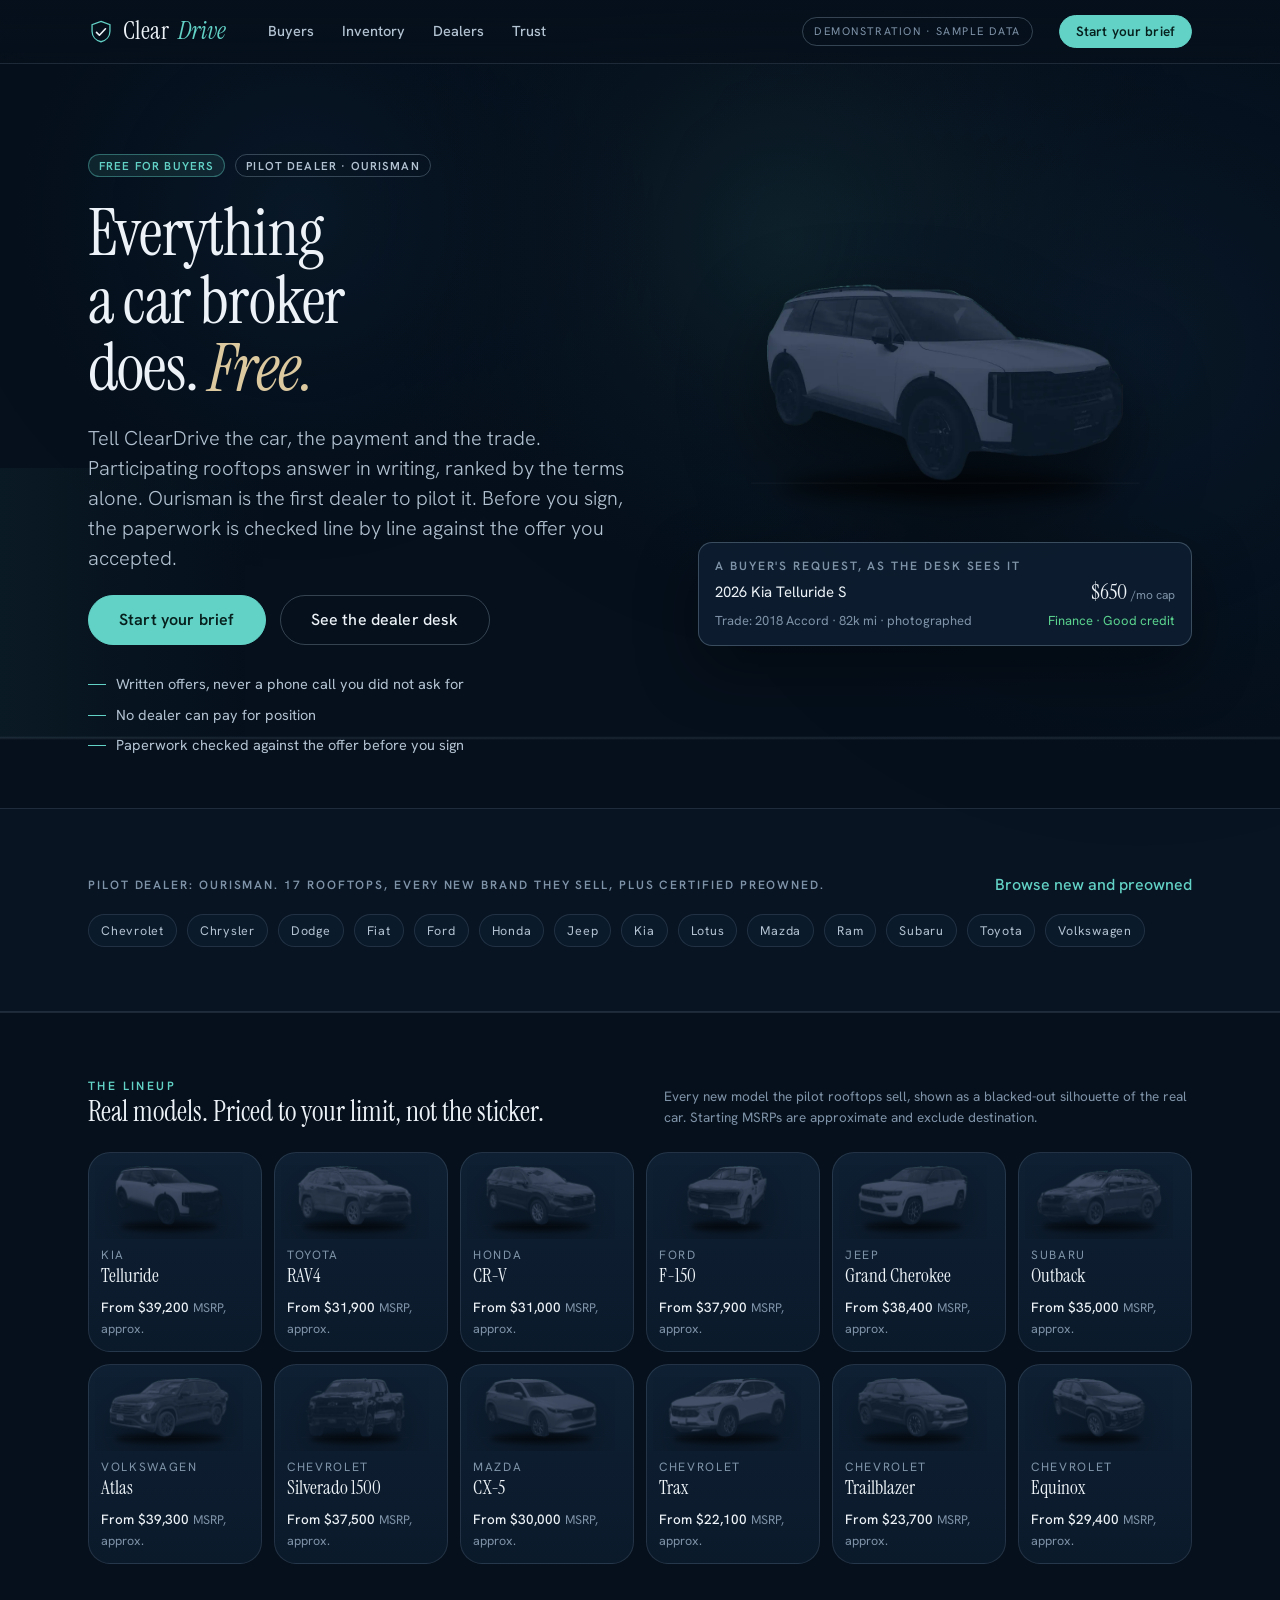
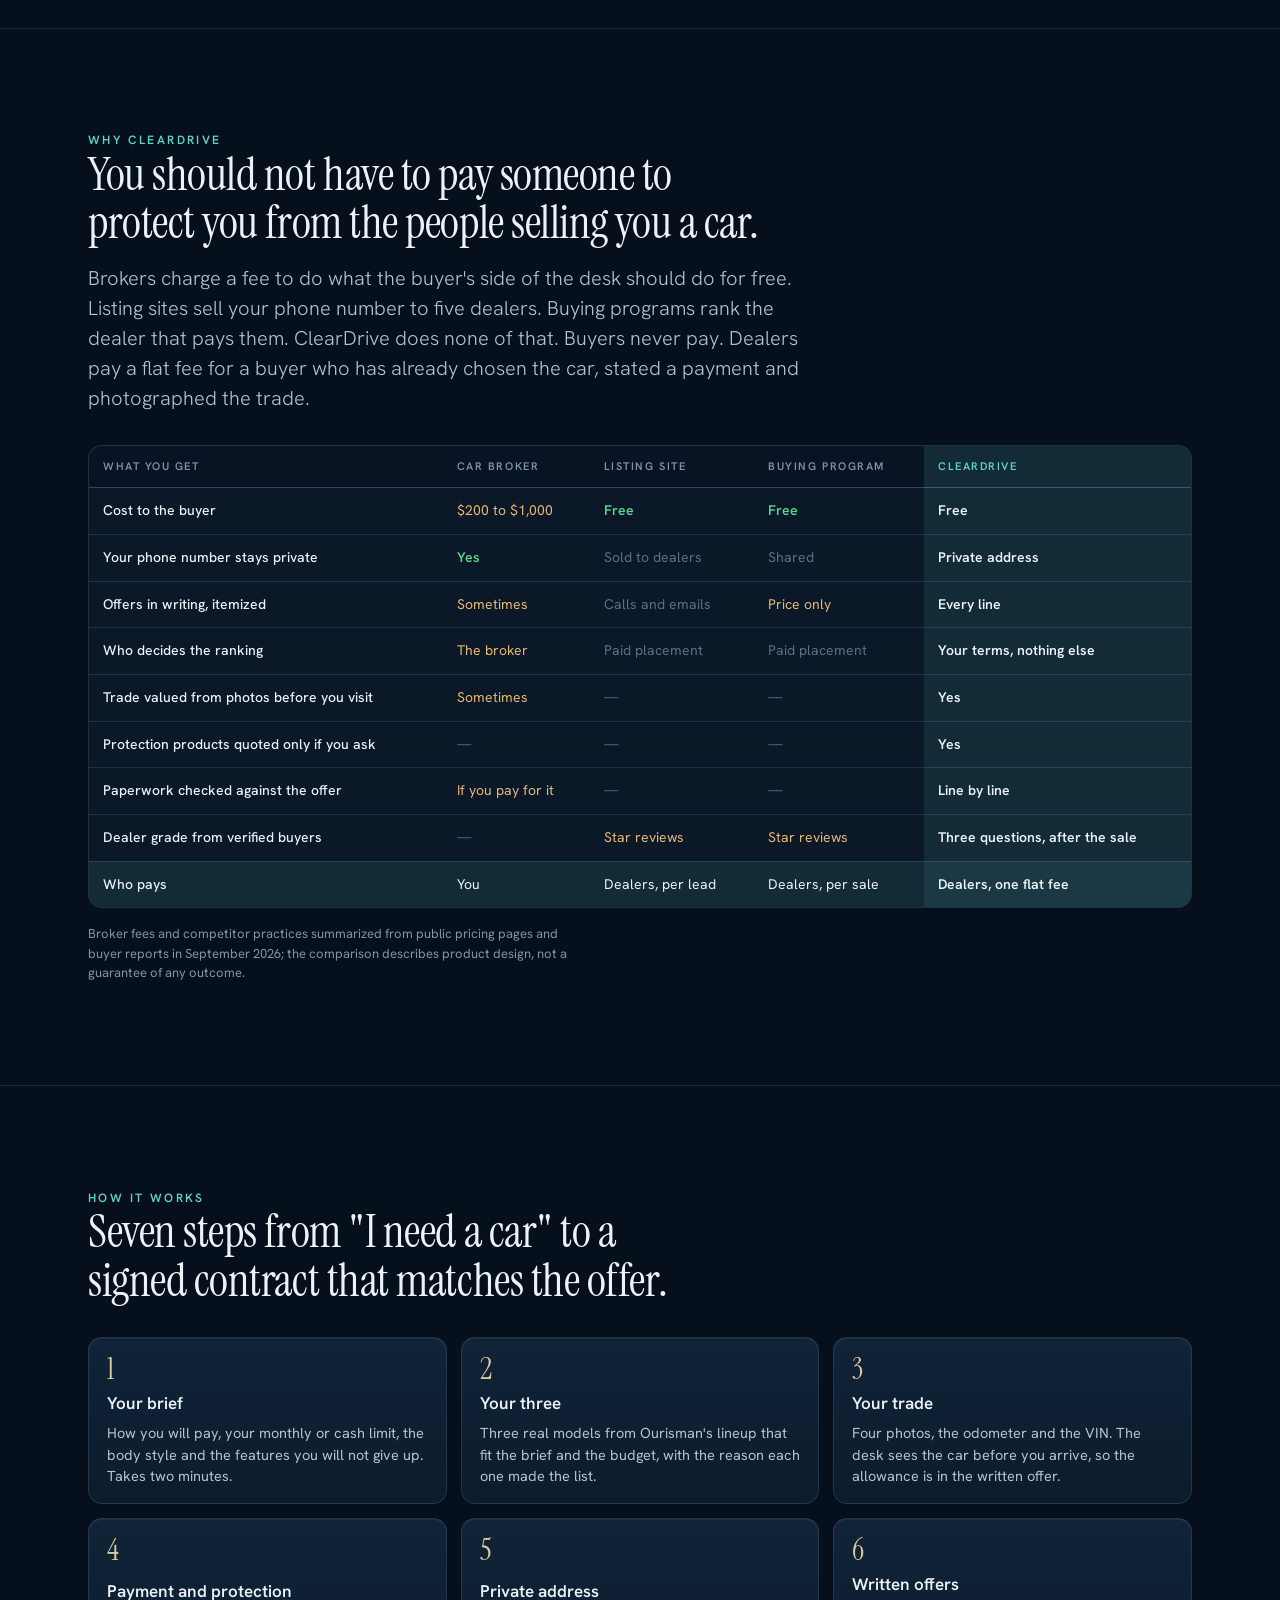
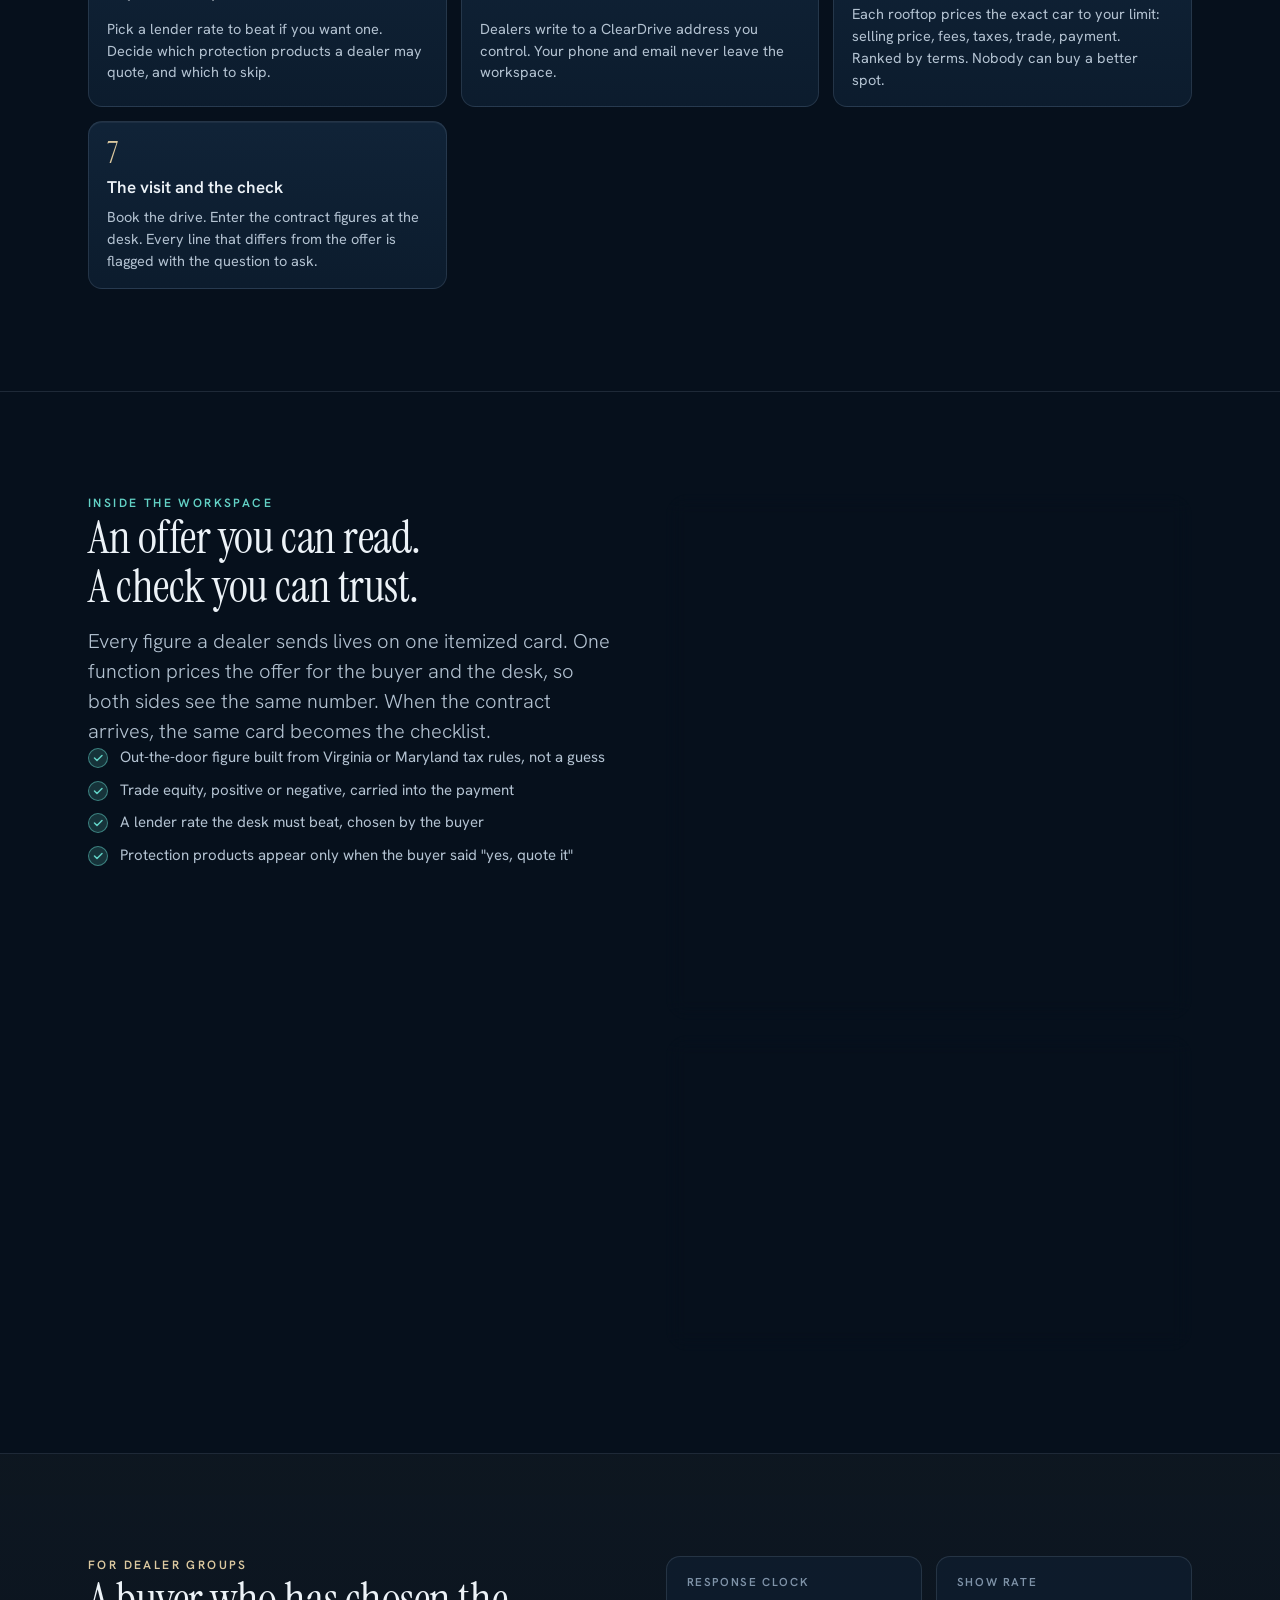
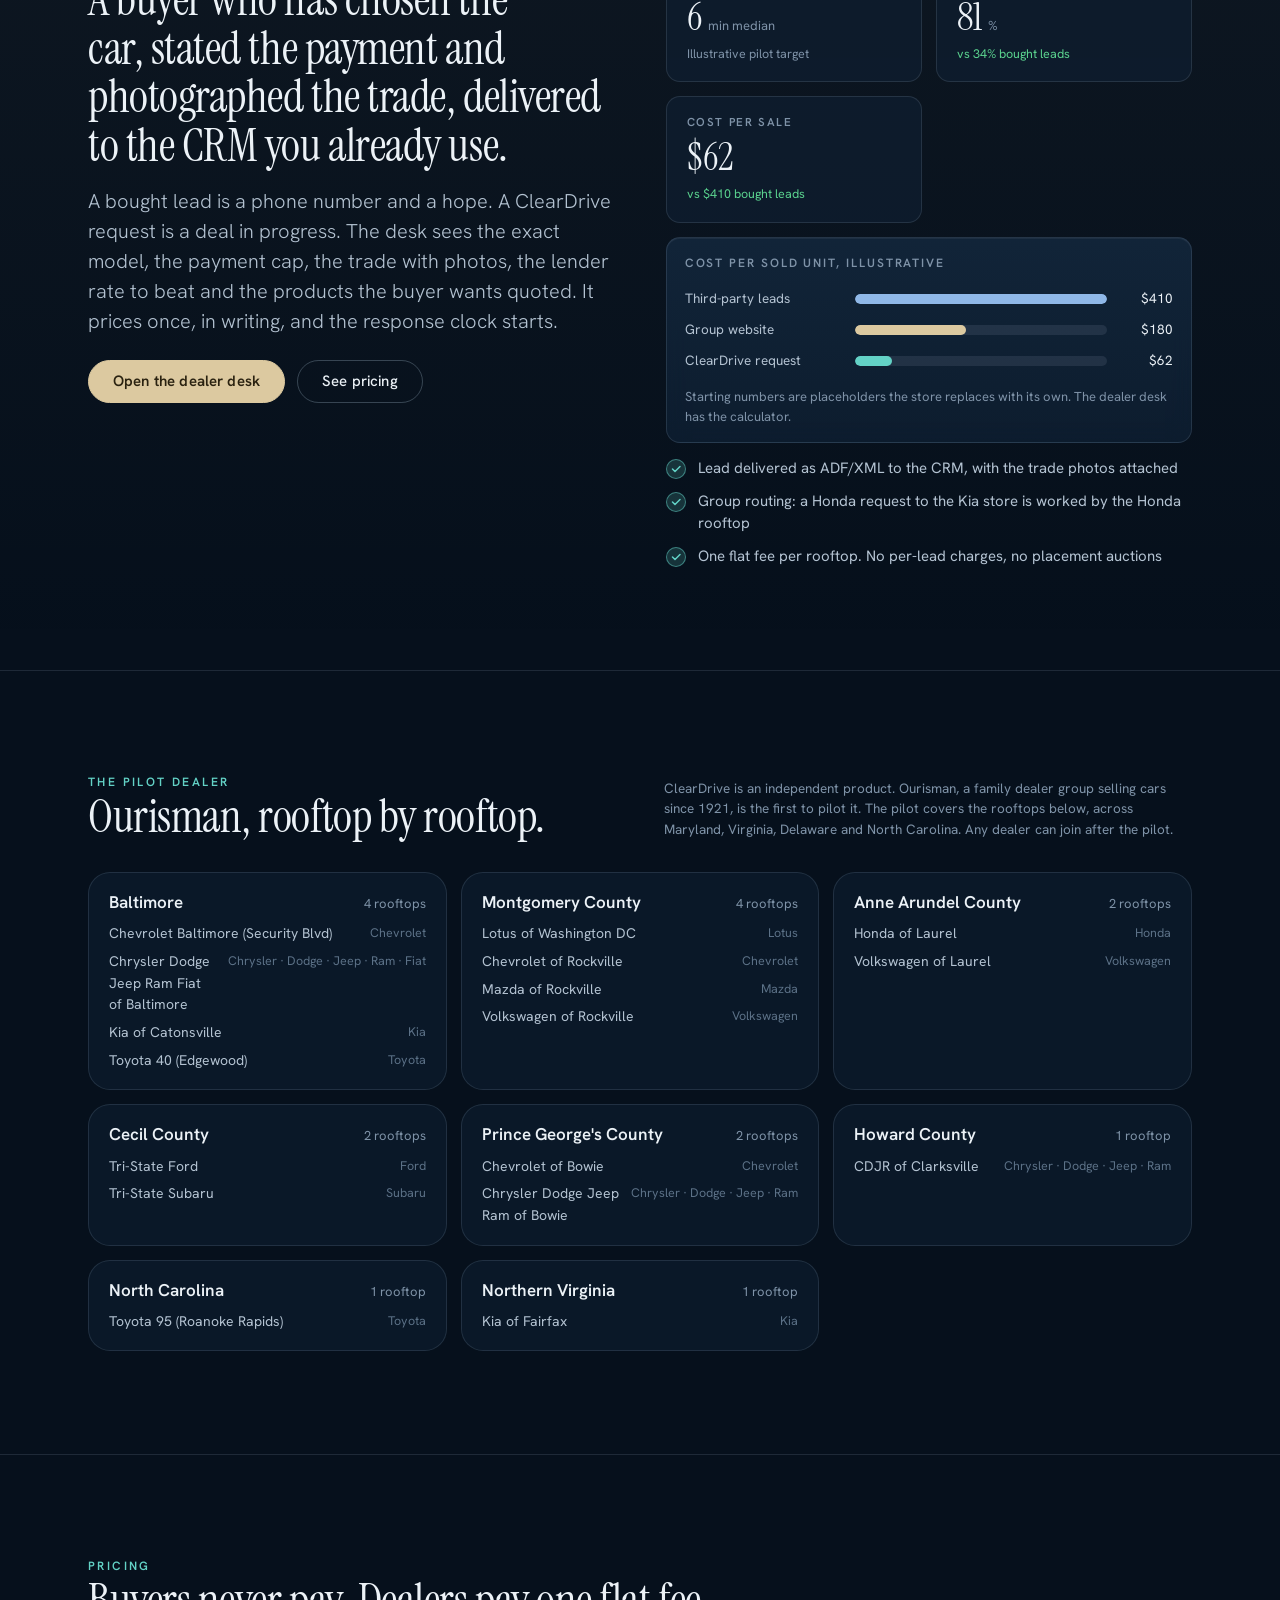
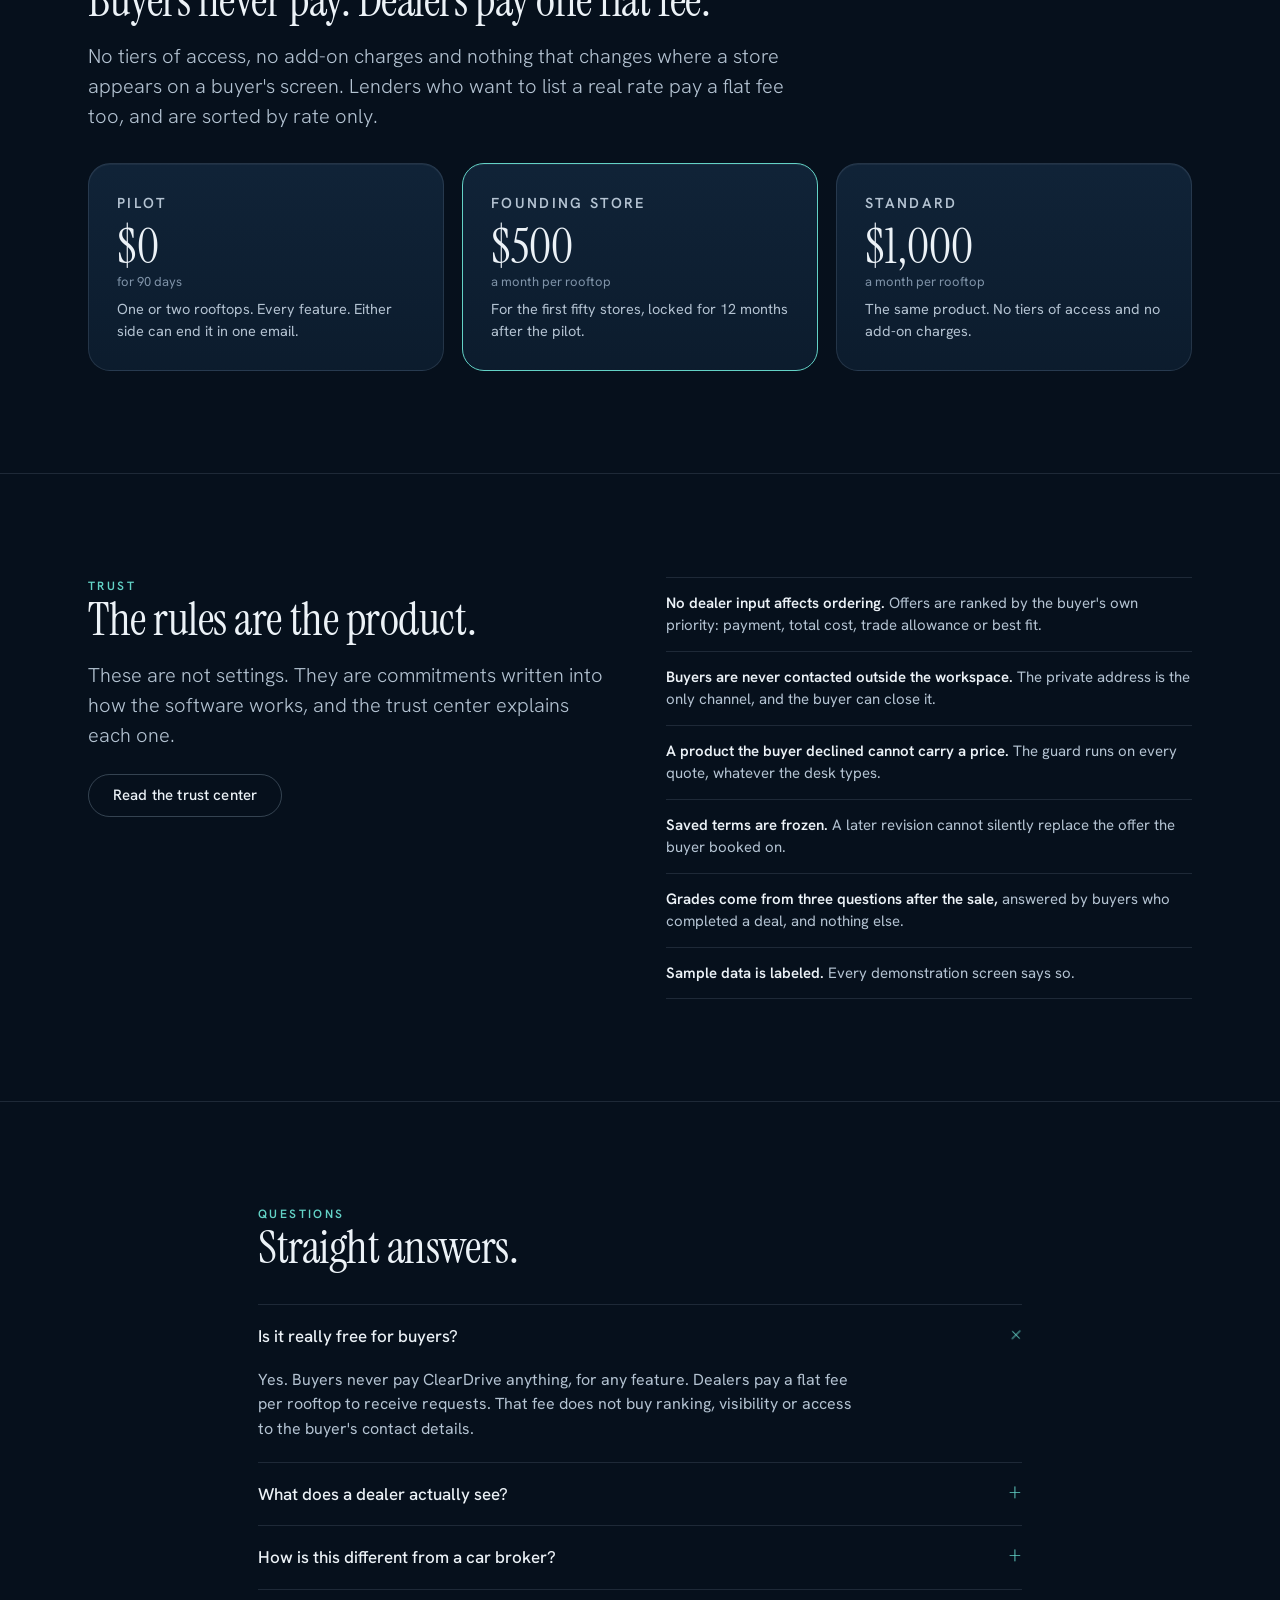
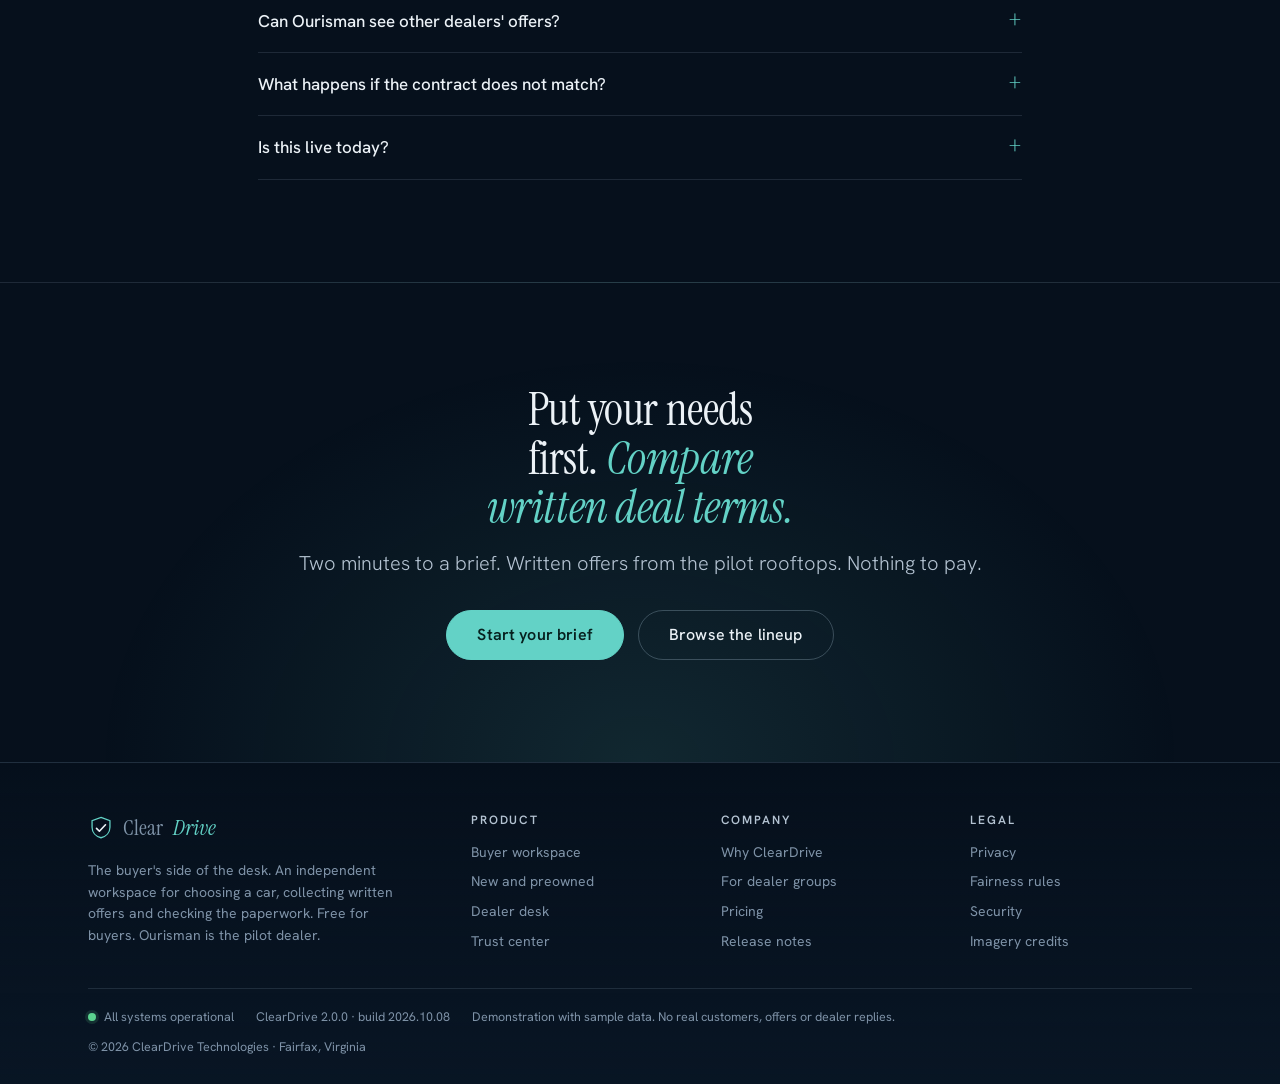
<file: index.html>
<!doctype html><html lang="en"><head><meta charset="utf-8"><meta name="viewport" content="width=device-width,initial-scale=1,viewport-fit=cover"><title>ClearDrive</title><meta name="description" content="ClearDrive: the buyer's side of the desk. Choose the car, collect written offers from Ourisman, and check the paperwork against the offer. Free for buyers."><meta name="theme-color" content="#06101C"><link rel="icon" href="assets/img/favicon.svg" type="image/svg+xml"><link rel="apple-touch-icon" href="assets/img/apple-touch-icon.png"><meta property="og:title" content="ClearDrive"><meta property="og:description" content="Everything a car broker does, free to the buyer. Written offers from Ourisman, the paperwork checked against the offer."><meta property="og:image" content="assets/img/og.png"><meta property="og:type" content="website"><link rel="preconnect" href="https://fonts.googleapis.com"><link rel="preconnect" href="https://fonts.gstatic.com" crossorigin><link rel="stylesheet" href="https://fonts.googleapis.com/css2?family=Instrument+Serif:ital@0;1&family=Hanken+Grotesk:wght@300;400;500;600;700&display=swap"><link rel="stylesheet" href="css/cleardrive.css?v=684f1c"><link rel="stylesheet" href="css/index.css?v=684f1c"></head><body class="page-index"><!-- title: ClearDrive -->
<canvas id="sky" aria-hidden="true"></canvas>
<div class="shell">
<div id="nav" data-active="home"></div>

<main>
  <!-- hero -->
  <section class="hero-wrap">
    <div class="wrap hero">
      <div class="hero-copy">
        <div class="row" style="--gap:10px"><span class="badge teal plain">Free for buyers</span><span class="badge plain">Pilot dealer · Ourisman</span></div>
        <h1 class="rise" style="--i:1">Everything a car broker does. <em>Free.</em></h1>
        <p class="lede rise" style="--i:2">Tell ClearDrive the car, the payment and the trade. Participating rooftops answer in writing, ranked by the terms alone. Ourisman is the first dealer to pilot it. Before you sign, the paperwork is checked line by line against the offer you accepted.</p>
        <div class="row rise" style="--i:3;--gap:14px"><a class="btn pri lg" href="app.html">Start your brief</a><a class="btn lg" href="dealer.html">See the dealer desk</a></div>
        <ul class="proof rise" style="--i:4">
          <li>Written offers, never a phone call you did not ask for</li>
          <li>No dealer can pay for position</li>
          <li>Paperwork checked against the offer before you sign</li>
        </ul>
      </div>
      <div class="hero-car rise" style="--i:2">
        <figure class="car hero"><img src="assets/cars/kia-telluride.webp" alt="Silhouette of a Kia Telluride" onerror="this.outerHTML=CD.bodySVG('suv')"></figure>
        <div class="hero-chip"><span class="label">A buyer's request, as the desk sees it</span><div class="hero-row"><span>2026 Kia Telluride S</span><span class="num">$650<small>/mo cap</small></span></div><div class="hero-row small"><span>Trade: 2018 Accord · 82k mi · photographed</span><span class="ok">Finance · Good credit</span></div></div>
      </div>
    </div>
  </section>

  <!-- brand bar -->
  <section class="section tight brandbar">
    <div class="wrap">
      <div class="row between" style="--gap:16px">
        <p class="label">Pilot dealer: Ourisman. <span id="rooftop-count">17</span> rooftops, every new brand they sell, plus certified preowned.</p>
        <a class="link" href="inventory.html">Browse new and preowned</a>
      </div>
      <div class="logo-row mt16" id="brand-row"></div>
    </div>
  </section>

  <!-- lineup -->
  <section class="section tight" id="lineup" hidden>
    <div class="wrap">
      <div class="row between" style="--gap:16px;align-items:flex-end">
        <div><p class="eyebrow">The lineup</p><h3>Real models. Priced to your limit, not the sticker.</h3></div>
        <p class="small maxw">Every new model the pilot rooftops sell, shown as a blacked-out silhouette of the real car. Starting MSRPs are approximate and exclude destination.</p>
      </div>
      <div class="grid mt24" style="--min:200px;--gap:12px" id="lineup-grid"></div>
    </div>
  </section>

  <!-- versus -->
  <section class="section" id="why">
    <div class="wrap">
      <div class="why-head">
        <p class="eyebrow">Why ClearDrive</p>
        <h2>You should not have to pay someone to protect you from the people selling you a car.</h2>
        <p class="lede mt16">Brokers charge a fee to do what the buyer's side of the desk should do for free. Listing sites sell your phone number to five dealers. Buying programs rank the dealer that pays them. ClearDrive does none of that. Buyers never pay. Dealers pay a flat fee for a buyer who has already chosen the car, stated a payment and photographed the trade.</p>
      </div>
      <div class="tablewrap mt32">
          <table class="t compare">
            <thead><tr><th>What you get</th><th>Car broker</th><th>Listing site</th><th>Buying program</th><th>ClearDrive</th></tr></thead>
            <tbody>
              <tr><td>Cost to the buyer</td><td class="part">$200 to $1,000</td><td class="yes">Free</td><td class="yes">Free</td><td class="yes">Free</td></tr>
              <tr><td>Your phone number stays private</td><td class="yes">Yes</td><td class="no">Sold to dealers</td><td class="no">Shared</td><td class="yes">Private address</td></tr>
              <tr><td>Offers in writing, itemized</td><td class="part">Sometimes</td><td class="no">Calls and emails</td><td class="part">Price only</td><td class="yes">Every line</td></tr>
              <tr><td>Who decides the ranking</td><td class="part">The broker</td><td class="no">Paid placement</td><td class="no">Paid placement</td><td class="yes">Your terms, nothing else</td></tr>
              <tr><td>Trade valued from photos before you visit</td><td class="part">Sometimes</td><td class="no">—</td><td class="no">—</td><td class="yes">Yes</td></tr>
              <tr><td>Protection products quoted only if you ask</td><td class="no">—</td><td class="no">—</td><td class="no">—</td><td class="yes">Yes</td></tr>
              <tr><td>Paperwork checked against the offer</td><td class="part">If you pay for it</td><td class="no">—</td><td class="no">—</td><td class="yes">Line by line</td></tr>
              <tr><td>Dealer grade from verified buyers</td><td class="no">—</td><td class="part">Star reviews</td><td class="part">Star reviews</td><td class="yes">Three questions, after the sale</td></tr>
              <tr class="us"><td>Who pays</td><td>You</td><td>Dealers, per lead</td><td>Dealers, per sale</td><td>Dealers, one flat fee</td></tr>
            </tbody>
          </table>
      </div>
      <p class="note mt16">Broker fees and competitor practices summarized from public pricing pages and buyer reports in September 2026; the comparison describes product design, not a guarantee of any outcome.</p>
    </div>
  </section>

  <!-- how it works -->
  <section class="section" id="how">
    <div class="wrap">
      <p class="eyebrow">How it works</p>
      <h2>Seven steps from "I need a car" to a signed contract that matches the offer.</h2>
      <div class="grid three mt32" style="--gap:14px" id="steps-grid">
        <div class="card sm step"><span class="n">1</span><h4>Your brief</h4><p>How you will pay, your monthly or cash limit, the body style and the features you will not give up. Takes two minutes.</p></div>
        <div class="card sm step"><span class="n">2</span><h4>Your three</h4><p>Three real models from Ourisman's lineup that fit the brief and the budget, with the reason each one made the list.</p></div>
        <div class="card sm step"><span class="n">3</span><h4>Your trade</h4><p>Four photos, the odometer and the VIN. The desk sees the car before you arrive, so the allowance is in the written offer.</p></div>
        <div class="card sm step"><span class="n">4</span><h4>Payment and protection</h4><p>Pick a lender rate to beat if you want one. Decide which protection products a dealer may quote, and which to skip.</p></div>
        <div class="card sm step"><span class="n">5</span><h4>Private address</h4><p>Dealers write to a ClearDrive address you control. Your phone and email never leave the workspace.</p></div>
        <div class="card sm step"><span class="n">6</span><h4>Written offers</h4><p>Each rooftop prices the exact car to your limit: selling price, fees, taxes, trade, payment. Ranked by terms. Nobody can buy a better spot.</p></div>
        <div class="card sm step"><span class="n">7</span><h4>The visit and the check</h4><p>Book the drive. Enter the contract figures at the desk. Every line that differs from the offer is flagged with the question to ask.</p></div>
      </div>
    </div>
  </section>

  <!-- product look -->
  <section class="section" id="product">
    <div class="wrap">
      <div class="cols" style="align-items:start">
        <div>
          <p class="eyebrow">Inside the workspace</p>
          <h2>An offer you can read. A check you can trust.</h2>
          <p class="lede mt16">Every figure a dealer sends lives on one itemized card. One function prices the offer for the buyer and the desk, so both sides see the same number. When the contract arrives, the same card becomes the checklist.</p>
          <ul class="check-list mt24">
            <li>Out-the-door figure built from Virginia or Maryland tax rules, not a guess</li>
            <li>Trade equity, positive or negative, carried into the payment</li>
            <li>A lender rate the desk must beat, chosen by the buyer</li>
            <li>Protection products appear only when the buyer said "yes, quote it"</li>
          </ul>
        </div>
        <div class="stack" style="--gap:14px">
          <div class="card lift">
            <div class="head"><div><p class="label">Written offer · Ourisman Kia of Fairfax</p><h3 style="margin:4px 0 0">2026 Kia Telluride S</h3></div><span class="badge ok">On the lot</span></div>
            <dl class="kv">
              <div><dt>Selling price</dt><dd>$37,210</dd></div>
              <div><dt>Processing fee</dt><dd>$899</dd></div>
              <div><dt>Virginia sales and use tax (4.15%)</dt><dd>$1,544</dd></div>
              <div><dt>Title and registration</dt><dd>$95</dd></div>
              <div><dt>Trade allowance · 2018 Accord</dt><dd>−$13,800</dd></div>
              <div><dt>Loan payoff</dt><dd>$9,000</dd></div>
              <div><dt>Cash down</dt><dd>−$3,000</dd></div>
              <div class="total"><dt>Amount financed</dt><dd>$31,948</dd></div>
              <div><dt>72 months at 6.49% APR</dt><dd><b>$537</b> a month</dd></div>
            </dl>
          </div>
          <div class="card">
            <div class="head"><div><p class="label">Paperwork check · at the desk</p></div><span class="badge warn">1 line to ask about</span></div>
            <dl class="kv">
              <div class="ok"><dt>Selling price</dt><dd>Matches</dd></div>
              <div class="flag"><dt>Processing fee · $1,099 on the contract</dt><dd>+$200</dd></div>
              <div class="ok"><dt>Trade allowance</dt><dd>Matches</dd></div>
              <div class="ok"><dt>Products · none quoted, none on contract</dt><dd>Matches</dd></div>
            </dl>
            <p class="note mt8">Ask which fee this is, and whether the state requires it. Processing fees are negotiable in Virginia.</p>
          </div>
        </div>
      </div>
    </div>
  </section>

  <!-- for dealers -->
  <section class="section dealers" id="dealers">
    <div class="wrap">
      <div class="cols" style="align-items:start">
        <div>
          <p class="eyebrow gold">For dealer groups</p>
          <h2>A buyer who has chosen the car, stated the payment and photographed the trade, delivered to the CRM you already use.</h2>
          <p class="lede mt16">A bought lead is a phone number and a hope. A ClearDrive request is a deal in progress. The desk sees the exact model, the payment cap, the trade with photos, the lender rate to beat and the products the buyer wants quoted. It prices once, in writing, and the response clock starts.</p>
          <div class="row mt24" style="--gap:12px"><a class="btn gold" href="dealer.html">Open the dealer desk</a><a class="btn" href="#pricing">See pricing</a></div>
        </div>
        <div class="stack" style="--gap:14px">
          <div class="stats">
            <div class="stat"><div class="k">Response clock</div><div class="v">6<small>min median</small></div><div class="d">Illustrative pilot target</div></div>
            <div class="stat"><div class="k">Show rate</div><div class="v">81<small>%</small></div><div class="d up">vs 34% bought leads</div></div>
            <div class="stat"><div class="k">Cost per sale</div><div class="v">$62</div><div class="d up">vs $410 bought leads</div></div>
          </div>
          <div class="card sm">
            <p class="label mb16">Cost per sold unit, illustrative</p>
            <div class="hbars">
              <div class="hbar"><span>Third-party leads</span><div class="track s3"><b style="--w:100%"></b></div><span class="n">$410</span></div>
              <div class="hbar"><span>Group website</span><div class="track s2"><b style="--w:44%"></b></div><span class="n">$180</span></div>
              <div class="hbar"><span>ClearDrive request</span><div class="track"><b style="--w:15%"></b></div><span class="n">$62</span></div>
            </div>
            <p class="note mt16">Starting numbers are placeholders the store replaces with its own. The dealer desk has the calculator.</p>
          </div>
          <ul class="check-list">
            <li>Lead delivered as ADF/XML to the CRM, with the trade photos attached</li>
            <li>Group routing: a Honda request to the Kia store is worked by the Honda rooftop</li>
            <li>One flat fee per rooftop. No per-lead charges, no placement auctions</li>
          </ul>
        </div>
      </div>
    </div>
  </section>

  <!-- the group -->
  <section class="section" id="group">
    <div class="wrap">
      <div class="row between" style="--gap:16px;align-items:flex-end">
        <div><p class="eyebrow">The pilot dealer</p><h2>Ourisman, rooftop by rooftop.</h2></div>
        <p class="small maxw">ClearDrive is an independent product. Ourisman, a family dealer group selling cars since 1921, is the first to pilot it. The pilot covers the rooftops below, across Maryland, Virginia, Delaware and North Carolina. Any dealer can join after the pilot.</p>
      </div>
      <div id="regions" class="regions mt32"></div>
    </div>
  </section>

  <!-- pricing -->
  <section class="section" id="pricing">
    <div class="wrap">
      <p class="eyebrow">Pricing</p>
      <h2>Buyers never pay. Dealers pay one flat fee.</h2>
      <p class="lede mt16">No tiers of access, no add-on charges and nothing that changes where a store appears on a buyer's screen. Lenders who want to list a real rate pay a flat fee too, and are sorted by rate only.</p>
      <div class="grid three mt32" id="plans"></div>
    </div>
  </section>

  <!-- trust -->
  <section class="section" id="trust">
    <div class="wrap">
      <div class="cols" style="align-items:start">
        <div>
          <p class="eyebrow">Trust</p>
          <h2>The rules are the product.</h2>
          <p class="lede mt16">These are not settings. They are commitments written into how the software works, and the trust center explains each one.</p>
          <a class="btn mt24" href="trust.html">Read the trust center</a>
        </div>
        <ul class="rules">
          <li><b>No dealer input affects ordering.</b> Offers are ranked by the buyer's own priority: payment, total cost, trade allowance or best fit.</li>
          <li><b>Buyers are never contacted outside the workspace.</b> The private address is the only channel, and the buyer can close it.</li>
          <li><b>A product the buyer declined cannot carry a price.</b> The guard runs on every quote, whatever the desk types.</li>
          <li><b>Saved terms are frozen.</b> A later revision cannot silently replace the offer the buyer booked on.</li>
          <li><b>Grades come from three questions after the sale,</b> answered by buyers who completed a deal, and nothing else.</li>
          <li><b>Sample data is labeled.</b> Every demonstration screen says so.</li>
        </ul>
      </div>
    </div>
  </section>

  <!-- faq -->
  <section class="section" id="faq">
    <div class="wrap narrow">
      <p class="eyebrow">Questions</p>
      <h2>Straight answers.</h2>
      <div class="faq mt32">
        <details open><summary>Is it really free for buyers?</summary><p>Yes. Buyers never pay ClearDrive anything, for any feature. Dealers pay a flat fee per rooftop to receive requests. That fee does not buy ranking, visibility or access to the buyer's contact details.</p></details>
        <details><summary>What does a dealer actually see?</summary><p>The model and trim, the payment type and limit, the required features, the trade with photos and odometer, the protection products you want quoted, and your private ClearDrive address. Not your phone number, email, home address or credit file.</p></details>
        <details><summary>How is this different from a car broker?</summary><p>A broker negotiates for a fee, usually a few hundred dollars, and you are trusting one person's relationships. ClearDrive gives you written offers from every participating rooftop, ranks them by your own terms, and checks the contract against the offer. There is no fee and no middleman holding the information.</p></details>
        <details><summary>Can Ourisman see other dealers' offers?</summary><p>No. Each desk sees the buyer's request and its own offer. It sees the lender rate the buyer chose, because that is the number it has to beat.</p></details>
        <details><summary>What happens if the contract does not match?</summary><p>The paperwork check flags each line that differs and tells you what to ask. You decide whether to sign. After the sale, the three-question survey feeds the dealer's public grade.</p></details>
        <details><summary>Is this live today?</summary><p>This is a demonstration built with sample data for the Ourisman pilot. No real customers, offers, dealer replies or CRM connections are active. The trust center lists exactly what is and is not connected.</p></details>
      </div>
    </div>
  </section>

  <!-- final cta -->
  <section class="section final">
    <div class="wrap center">
      <h2>Put your needs first. <i>Compare written deal terms.</i></h2>
      <p class="lede mt16" style="margin-inline:auto">Two minutes to a brief. Written offers from the pilot rooftops. Nothing to pay.</p>
      <div class="row mt32" style="justify-content:center;--gap:14px"><a class="btn pri lg" href="app.html">Start your brief</a><a class="btn lg" href="inventory.html">Browse the lineup</a></div>
    </div>
  </section>
</main>

<div id="footer"></div>
</div>

<script src="js/data.js?v=684f1c"></script><script src="js/core.js?v=684f1c"></script><script src="js/index.js?v=684f1c"></script><script>CD.chrome("home");</script></body></html>
</file>
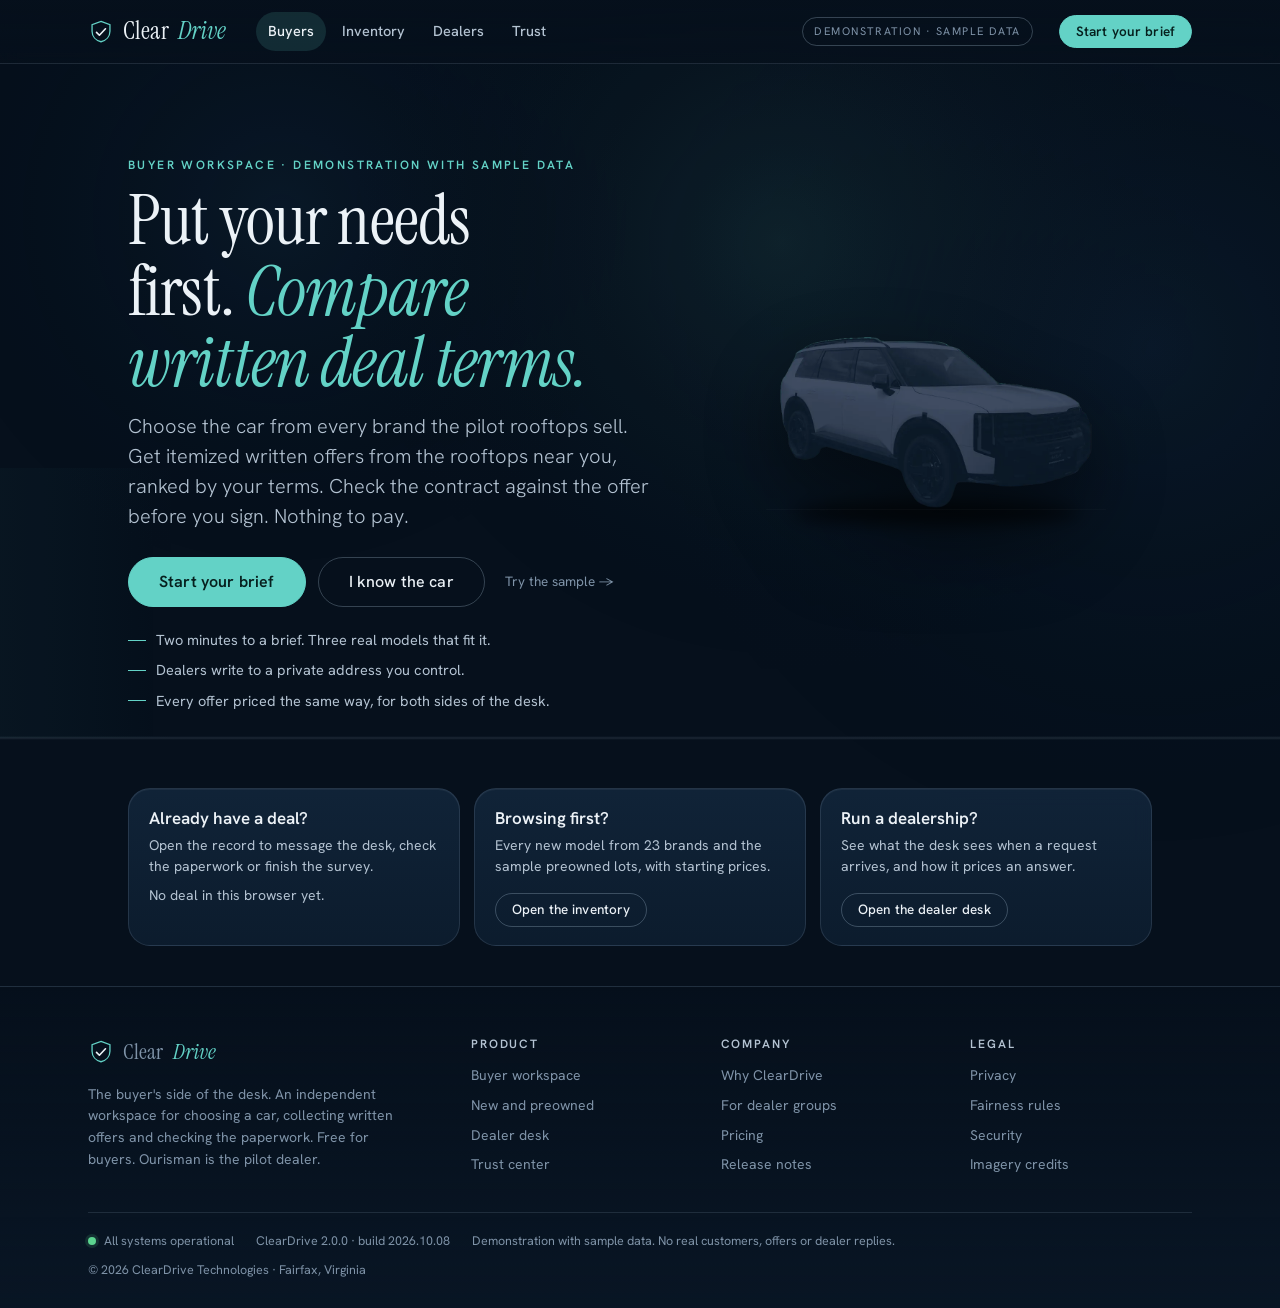
<file: app.html>
<!doctype html><html lang="en"><head><meta charset="utf-8"><meta name="viewport" content="width=device-width,initial-scale=1,viewport-fit=cover"><title>ClearDrive Workspace</title><meta name="description" content="ClearDrive: the buyer's side of the desk. Choose the car, collect written offers from Ourisman, and check the paperwork against the offer. Free for buyers."><meta name="theme-color" content="#06101C"><link rel="icon" href="assets/img/favicon.svg" type="image/svg+xml"><link rel="apple-touch-icon" href="assets/img/apple-touch-icon.png"><meta property="og:title" content="ClearDrive Workspace"><meta property="og:description" content="Everything a car broker does, free to the buyer. Written offers from Ourisman, the paperwork checked against the offer."><meta property="og:image" content="assets/img/og.png"><meta property="og:type" content="website"><link rel="preconnect" href="https://fonts.googleapis.com"><link rel="preconnect" href="https://fonts.gstatic.com" crossorigin><link rel="stylesheet" href="https://fonts.googleapis.com/css2?family=Instrument+Serif:ital@0;1&family=Hanken+Grotesk:wght@300;400;500;600;700&display=swap"><link rel="stylesheet" href="css/cleardrive.css?v=684f1c"><link rel="stylesheet" href="css/app.css?v=684f1c"></head><body class="page-app"><!-- title: ClearDrive Workspace -->
<canvas id="sky" aria-hidden="true"></canvas>
<div class="shell">
<div id="nav" data-active="app"></div>
<main class="wrap app ws">
  <div class="ws-head" id="wshead">
    <div class="ws-where"><span class="where" id="where"></span><span class="sample" id="sample">Demonstration · sample data</span></div>
    <div class="steps" id="steps" aria-label="Progress"></div>
    <div class="rail" aria-hidden="true"><b id="railfill"></b></div>
  </div>
  <div class="view" id="view" aria-live="polite"></div>
  <div class="dock" id="dock">
    <div class="in">
      <button class="btn" id="back" type="button">Back</button>
      <span class="hint" id="hint"></span>
      <button class="btn pri" id="next" type="button">Continue</button>
    </div>
  </div>
</main>
<div id="footer"></div>
</div>

<script src="js/data.js?v=684f1c"></script><script src="js/core.js?v=684f1c"></script><script src="js/app.js?v=684f1c"></script><script>CD.chrome("app");</script></body></html>
</file>
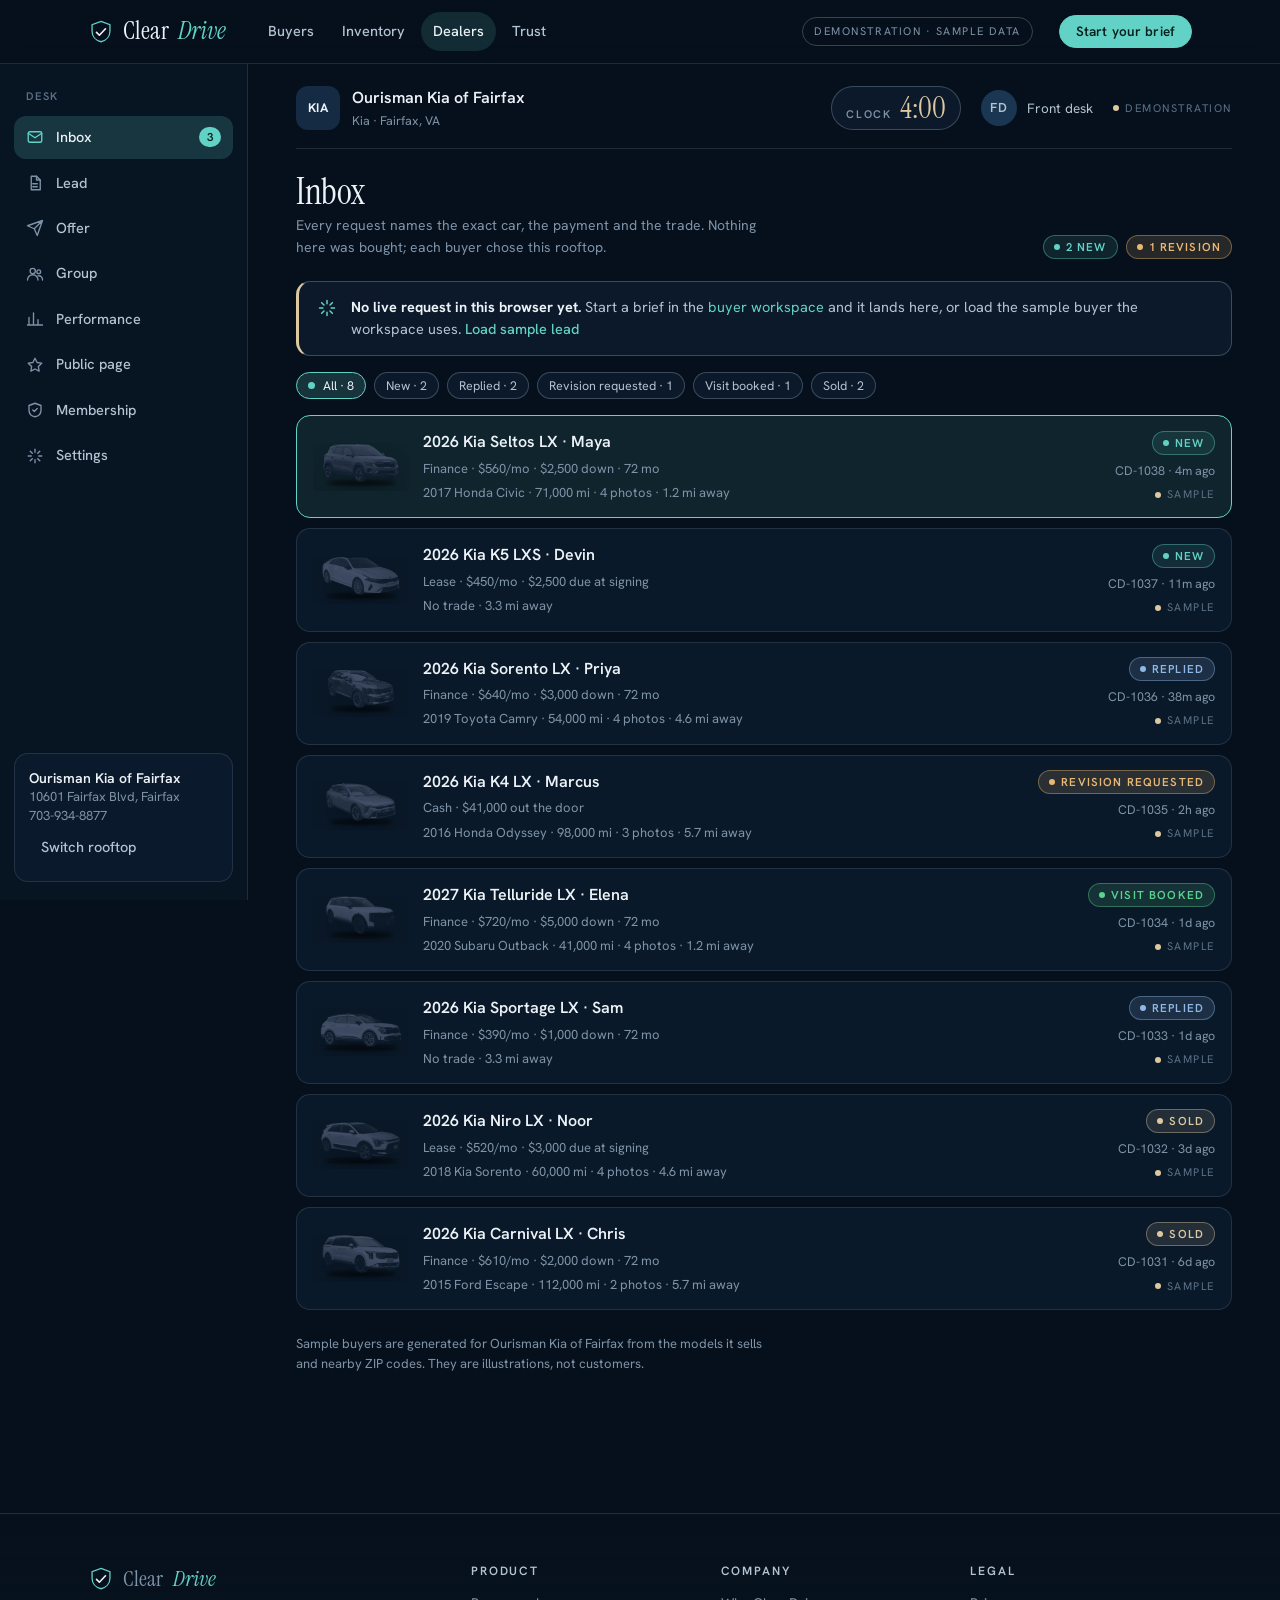
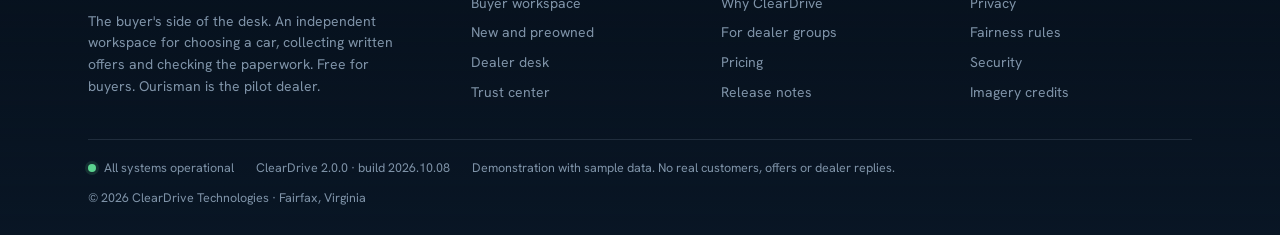
<file: dealer.html>
<!doctype html><html lang="en"><head><meta charset="utf-8"><meta name="viewport" content="width=device-width,initial-scale=1,viewport-fit=cover"><title>ClearDrive Dealer Desk</title><meta name="description" content="ClearDrive: the buyer's side of the desk. Choose the car, collect written offers from Ourisman, and check the paperwork against the offer. Free for buyers."><meta name="theme-color" content="#06101C"><link rel="icon" href="assets/img/favicon.svg" type="image/svg+xml"><link rel="apple-touch-icon" href="assets/img/apple-touch-icon.png"><meta property="og:title" content="ClearDrive Dealer Desk"><meta property="og:description" content="Everything a car broker does, free to the buyer. Written offers from Ourisman, the paperwork checked against the offer."><meta property="og:image" content="assets/img/og.png"><meta property="og:type" content="website"><link rel="preconnect" href="https://fonts.googleapis.com"><link rel="preconnect" href="https://fonts.gstatic.com" crossorigin><link rel="stylesheet" href="https://fonts.googleapis.com/css2?family=Instrument+Serif:ital@0;1&family=Hanken+Grotesk:wght@300;400;500;600;700&display=swap"><link rel="stylesheet" href="css/cleardrive.css?v=684f1c"><link rel="stylesheet" href="css/dealer.css?v=684f1c"></head><body class="page-dealer"><!-- title: ClearDrive Dealer Desk -->
<div class="shell">
<div id="nav" data-active="dealer"></div>
<div class="desk">
  <aside class="rail-nav" id="rail" aria-label="Desk sections"></aside>
  <section class="stage">
    <div class="strip" id="strip"></div>
    <div id="view" aria-live="polite"></div>
  </section>
</div>
<div id="footer"></div>
</div>

<script src="js/data.js?v=684f1c"></script><script src="js/core.js?v=684f1c"></script><script src="js/dealer.js?v=684f1c"></script><script>CD.chrome("dealer");</script></body></html>
</file>
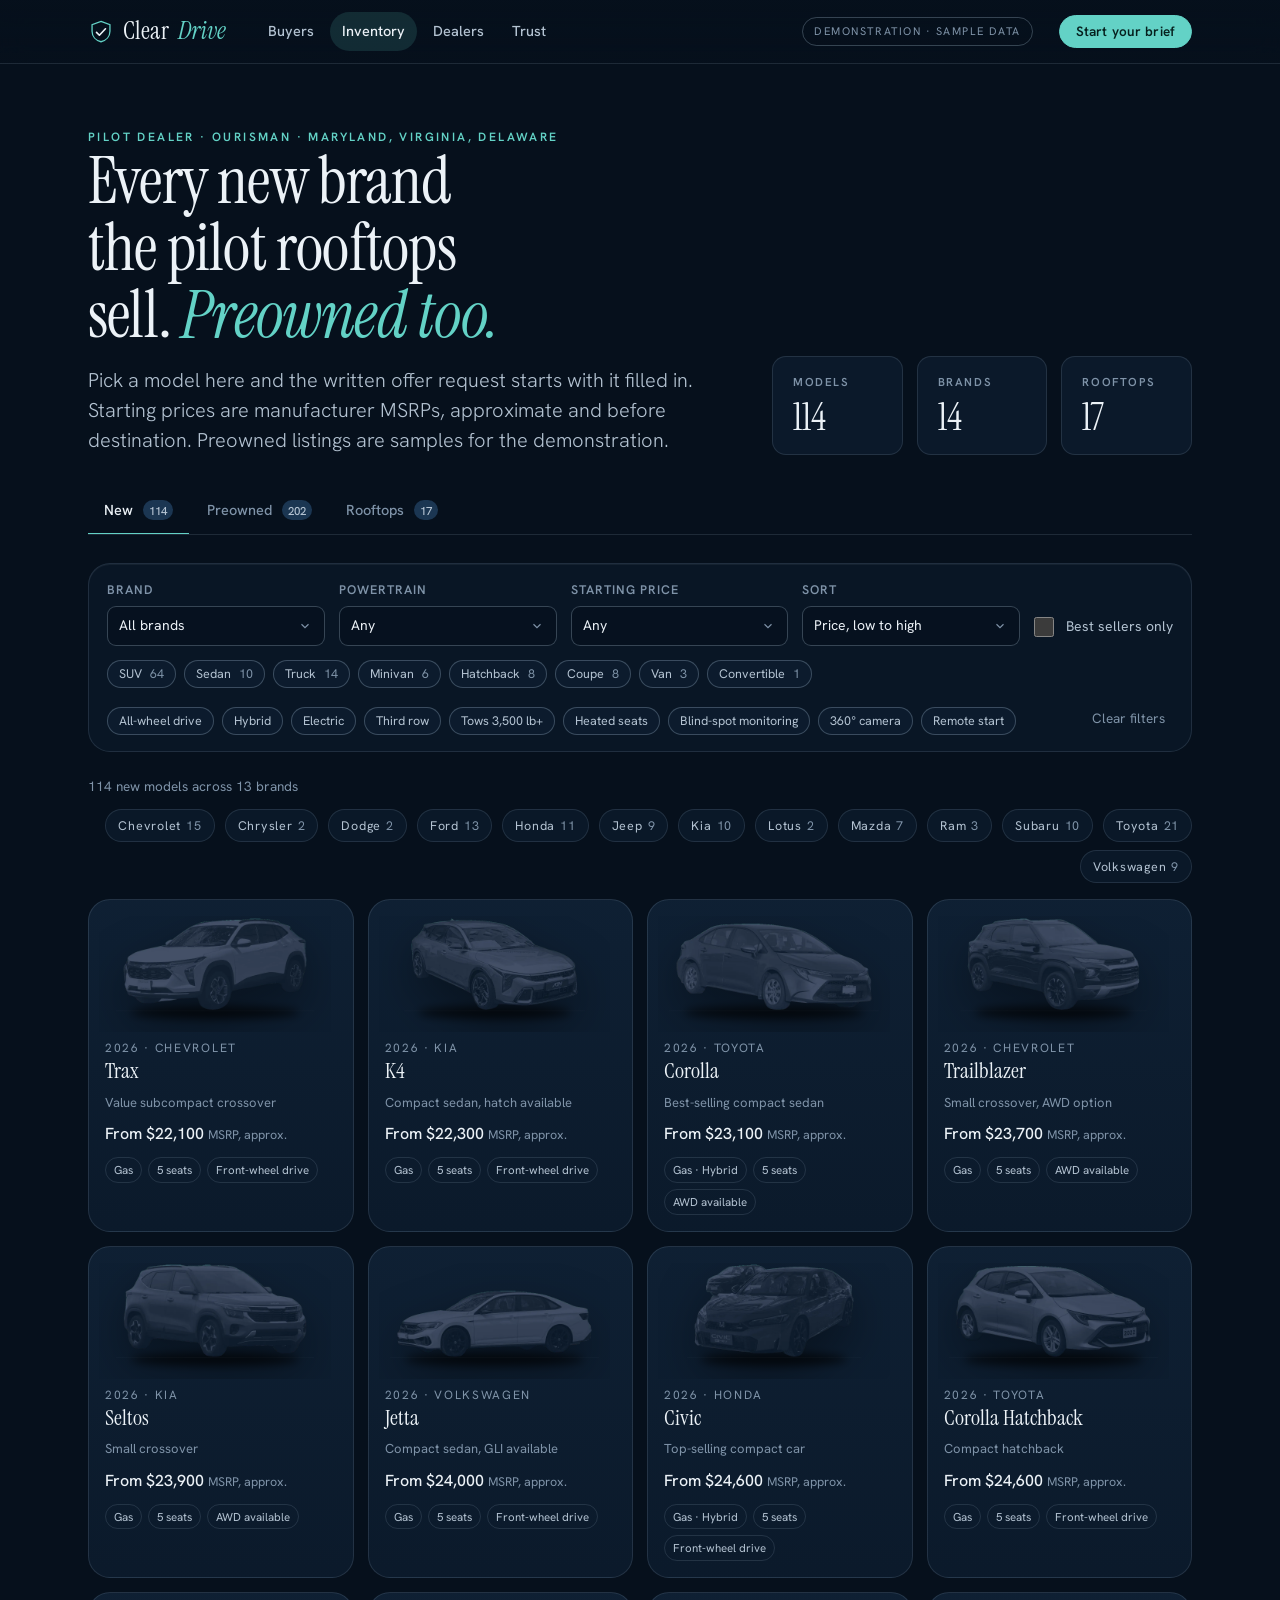
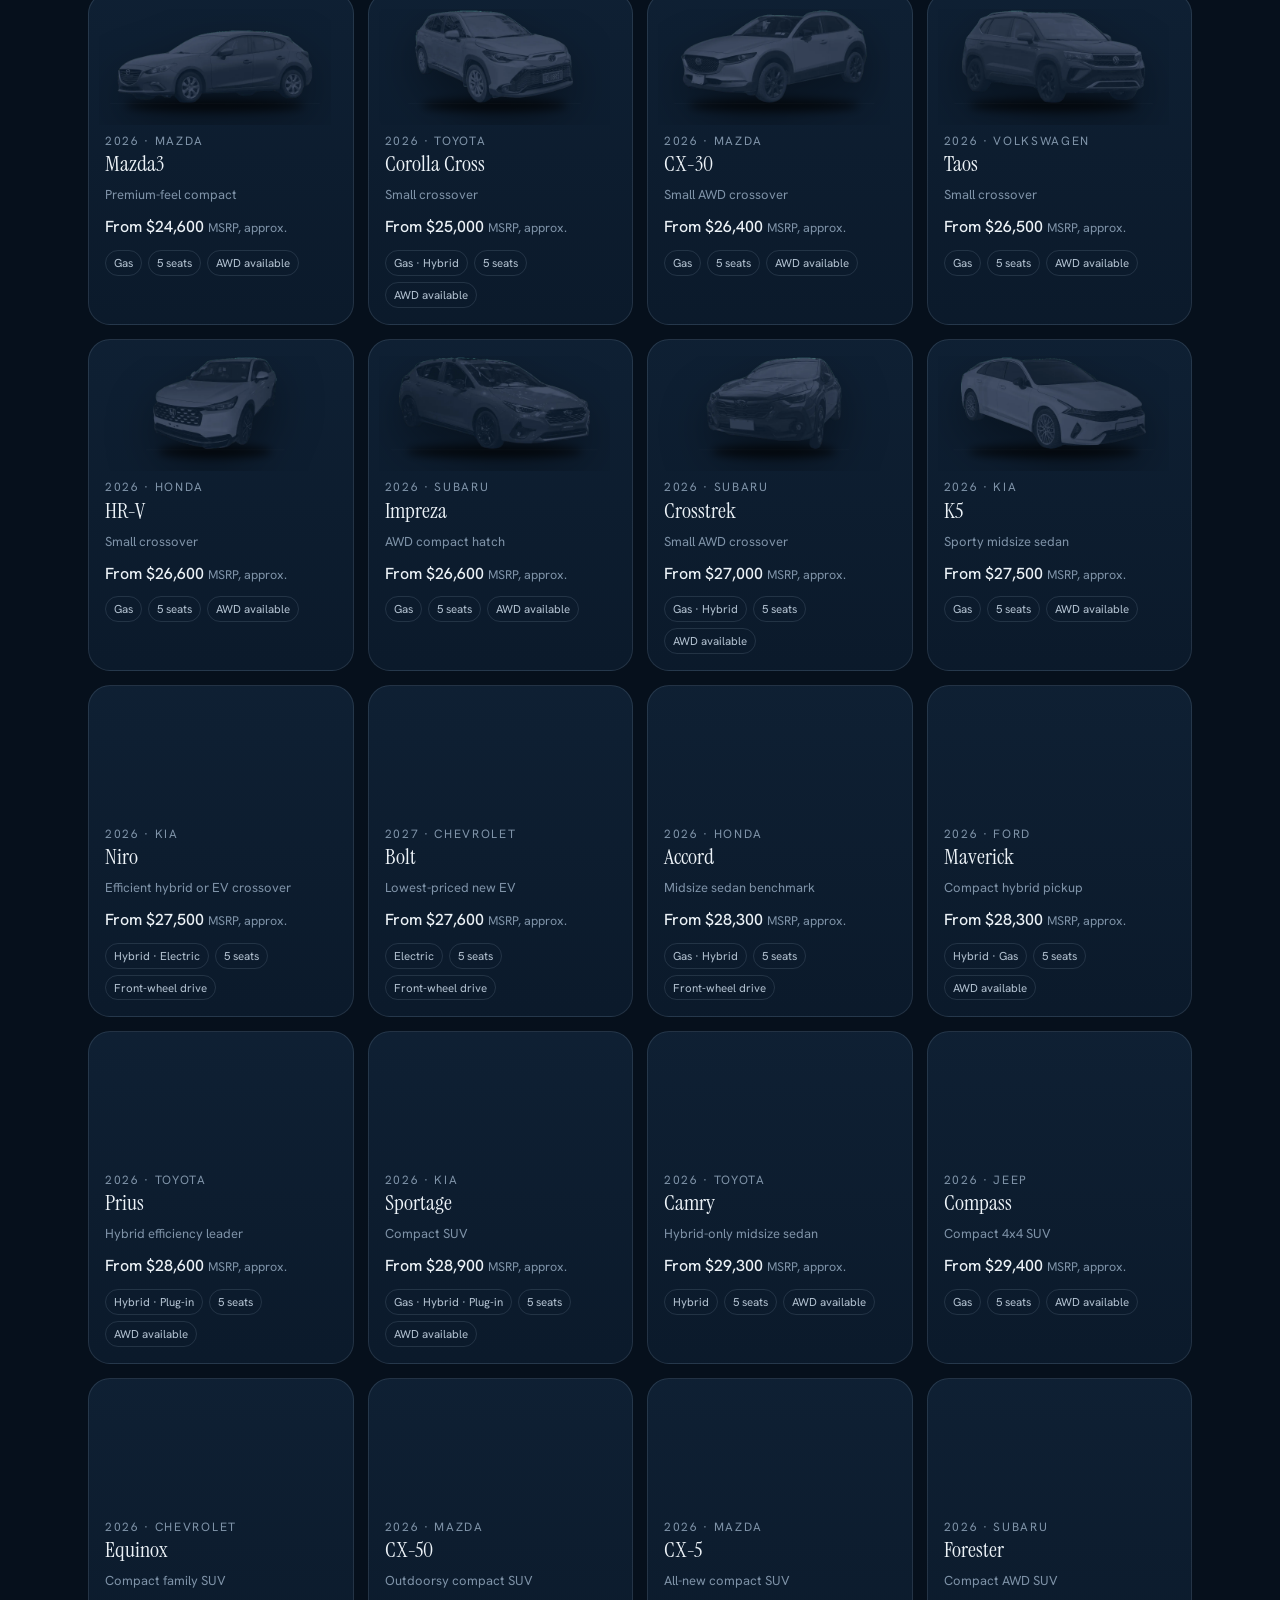
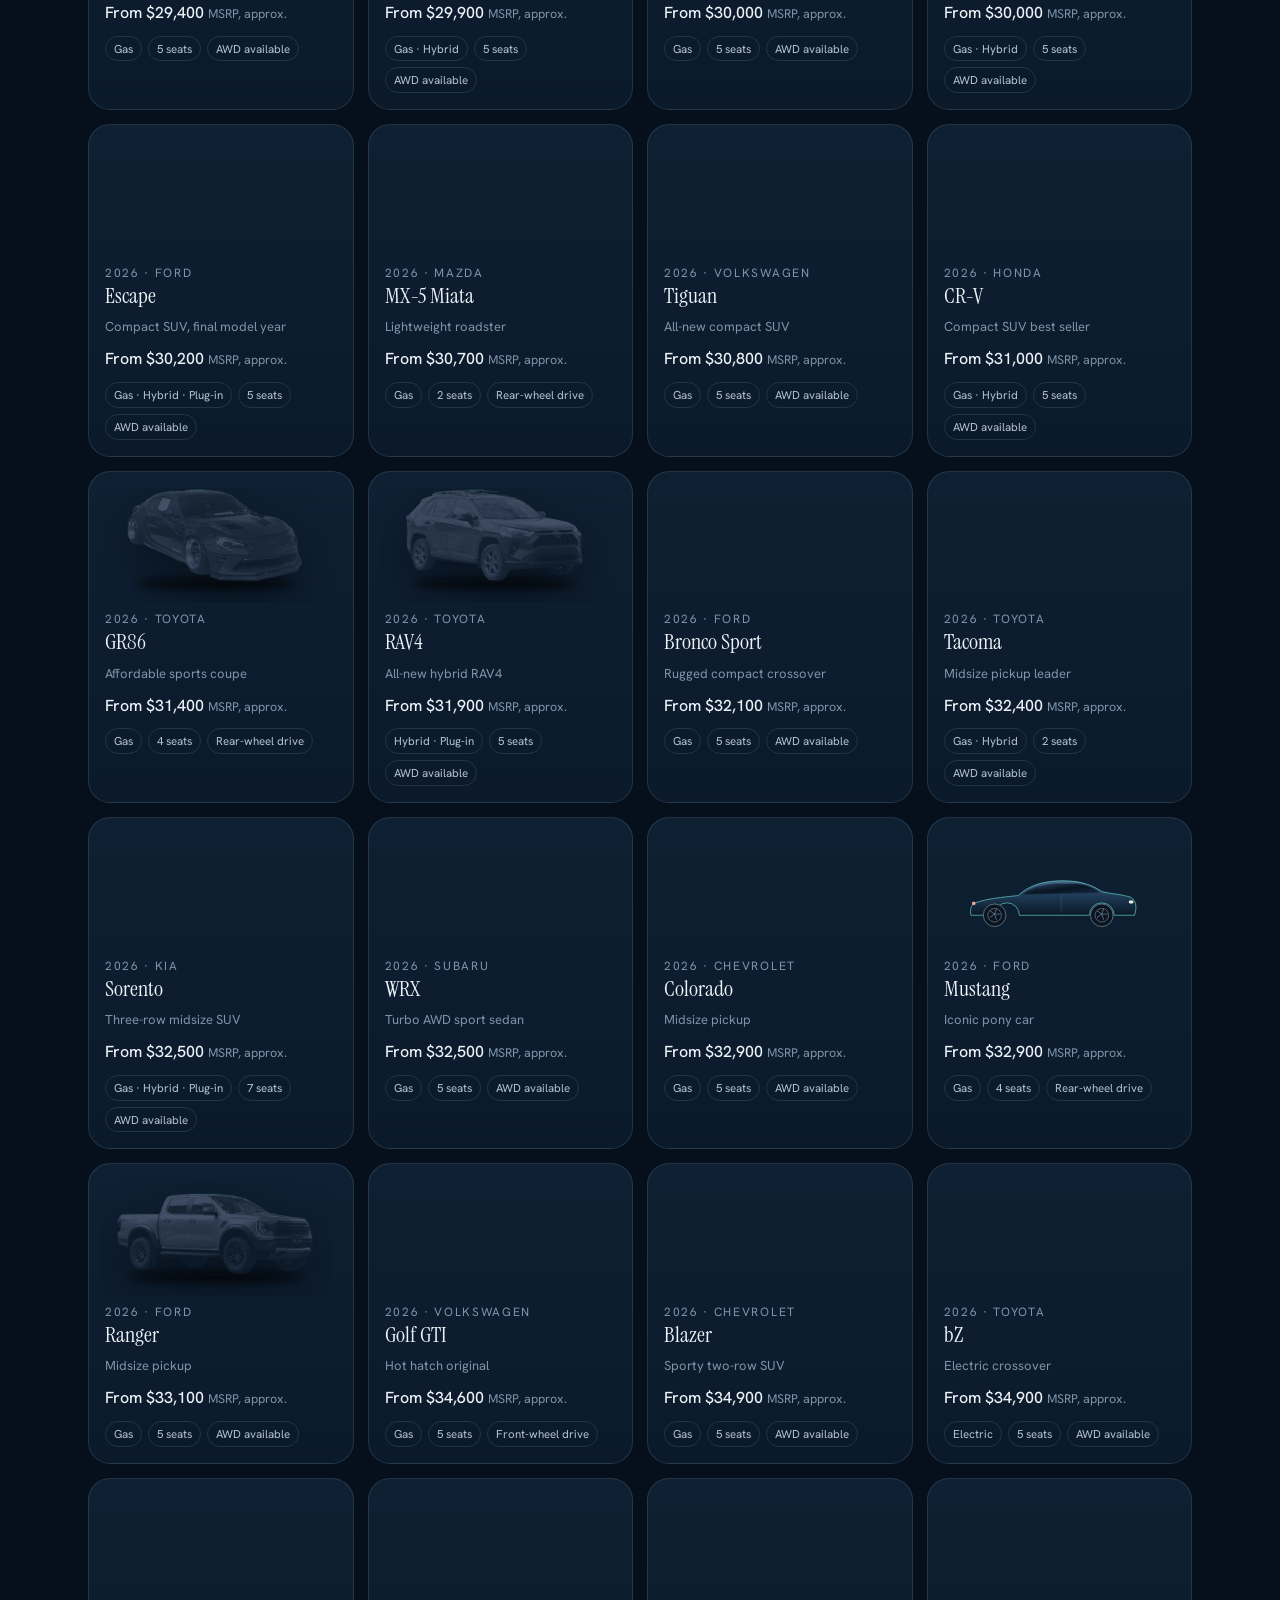
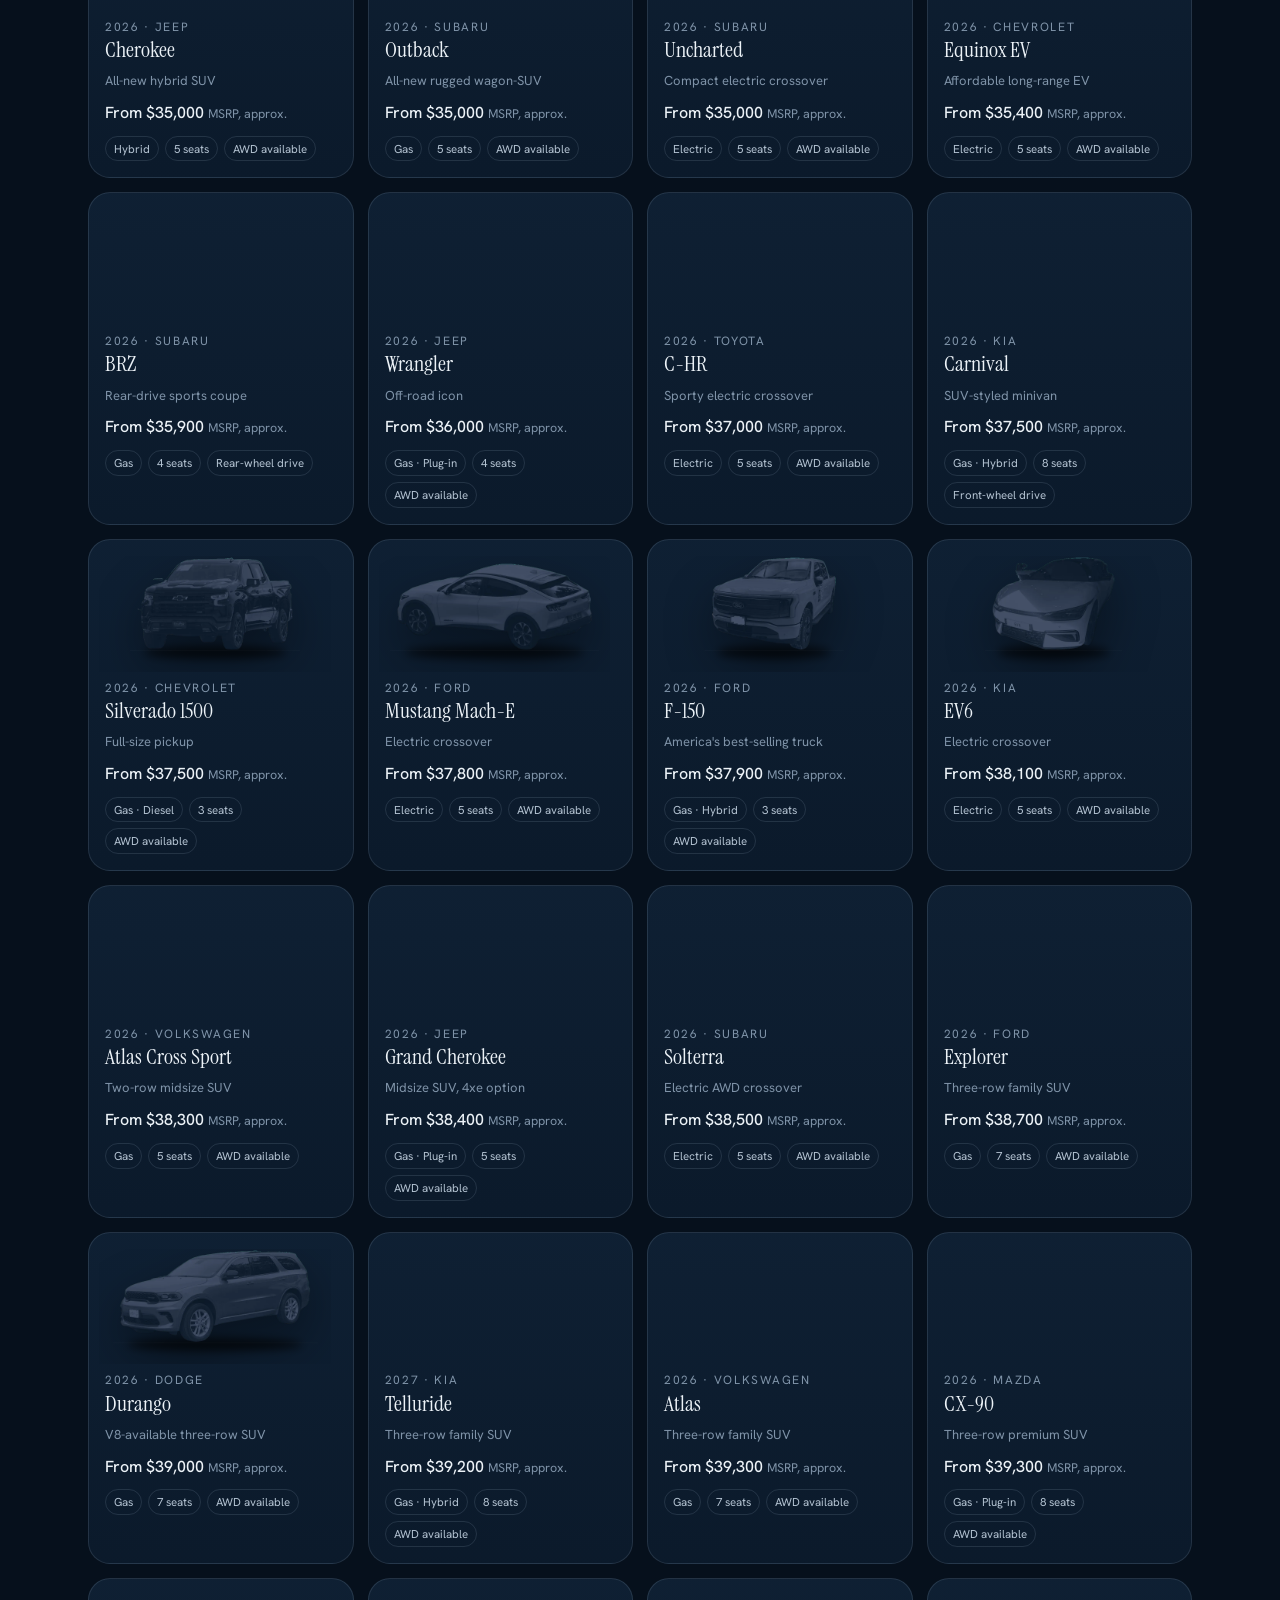
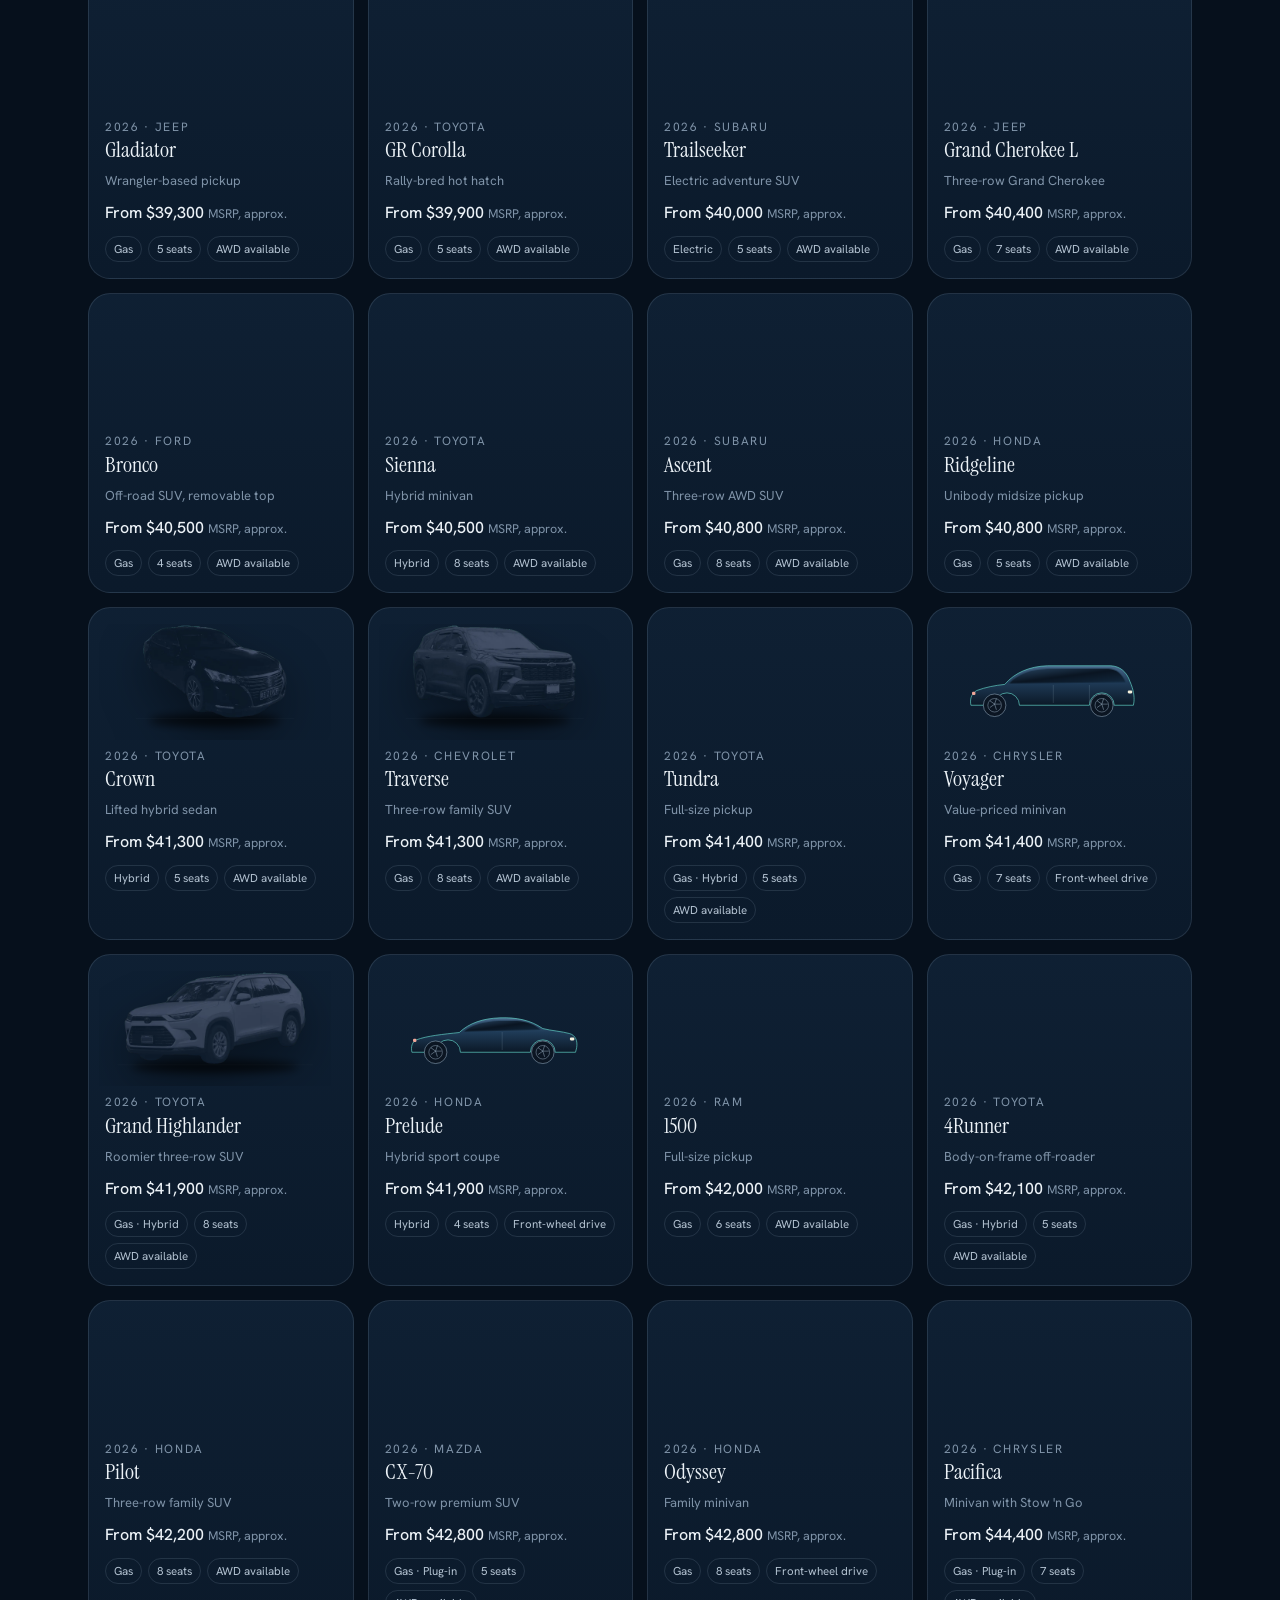
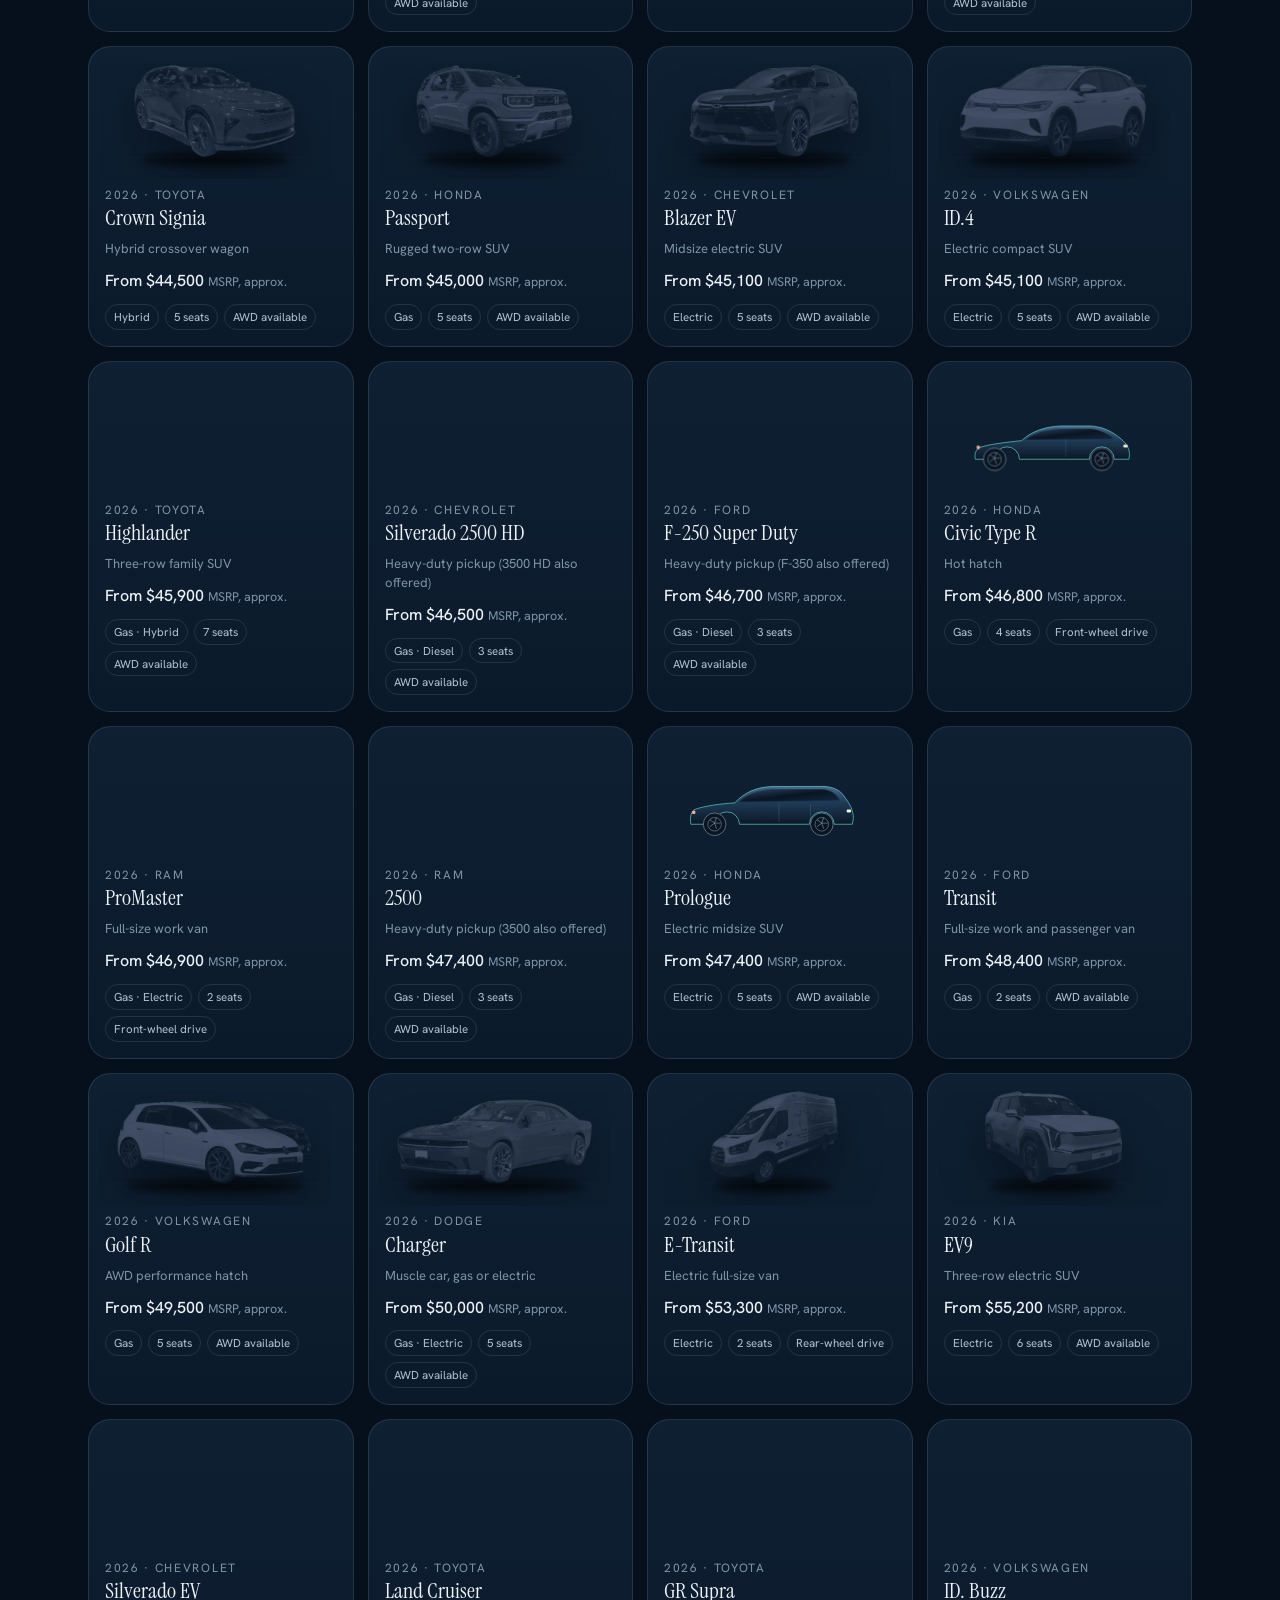
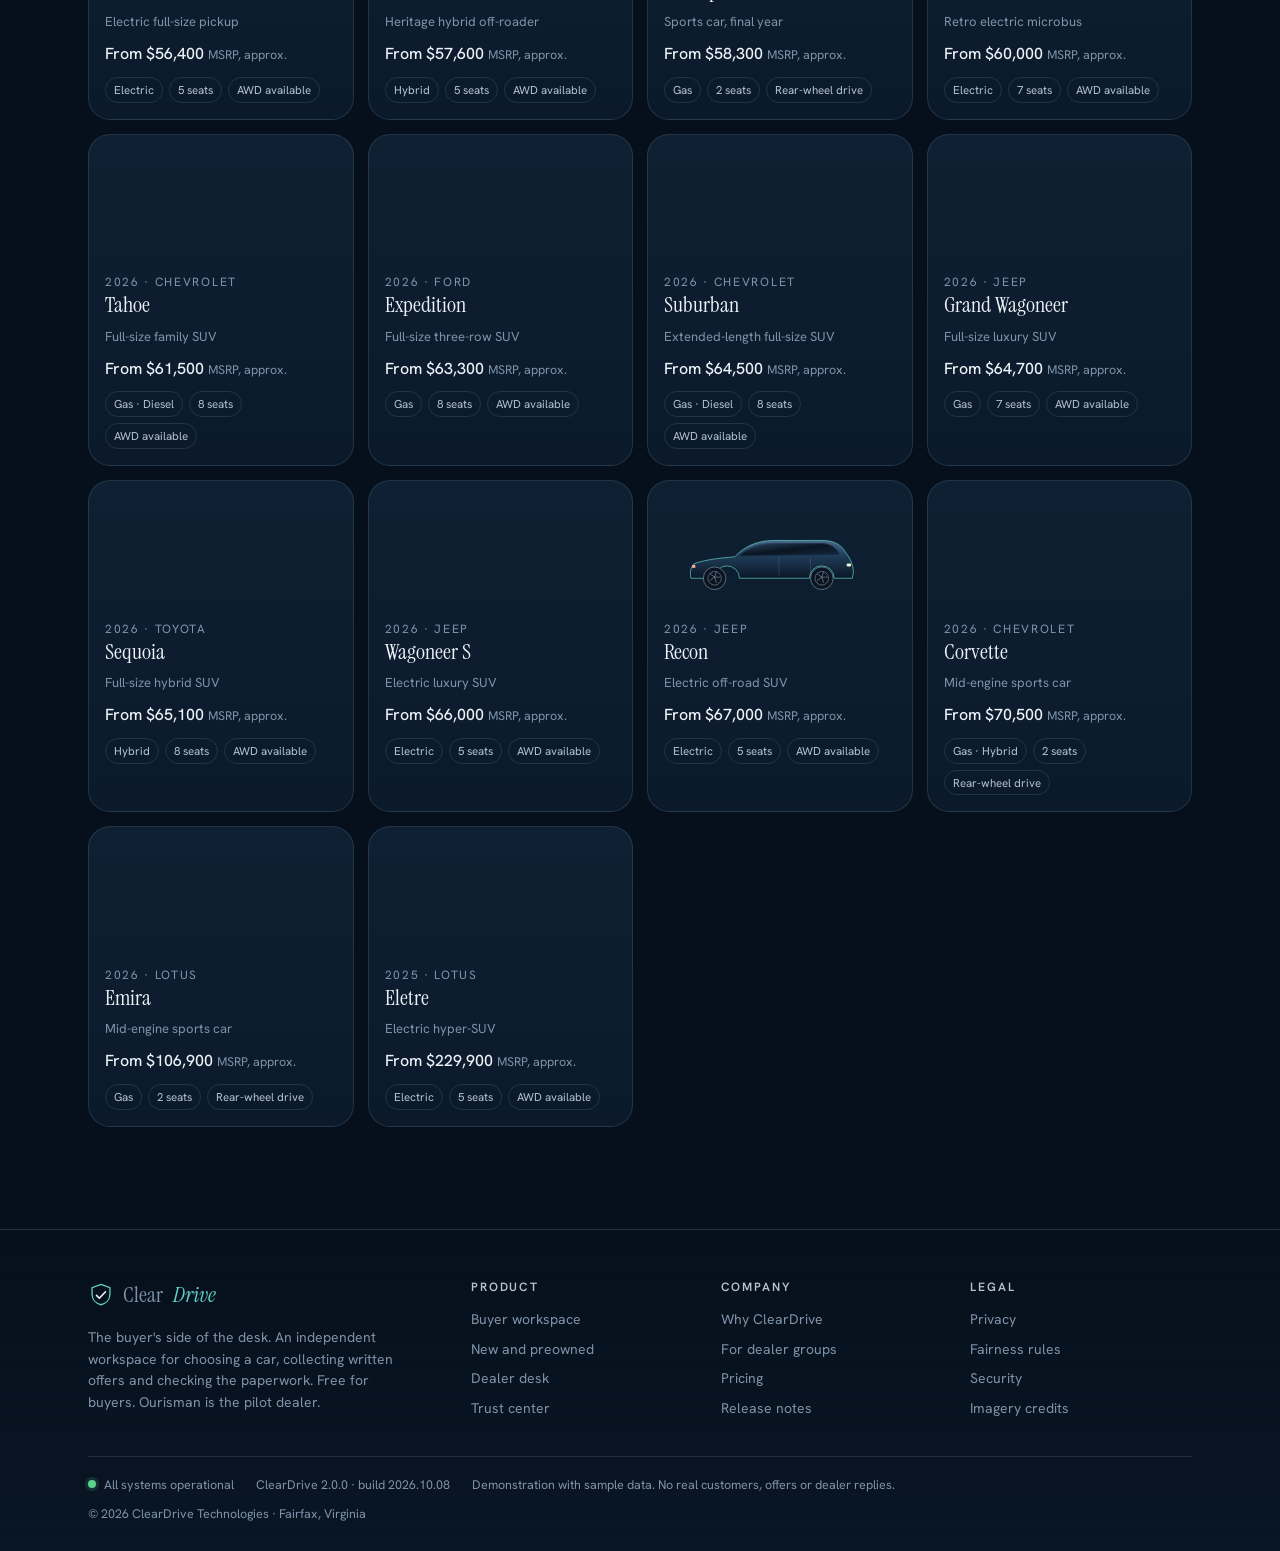
<file: inventory.html>
<!doctype html><html lang="en"><head><meta charset="utf-8"><meta name="viewport" content="width=device-width,initial-scale=1,viewport-fit=cover"><title>ClearDrive Inventory</title><meta name="description" content="ClearDrive: the buyer's side of the desk. Choose the car, collect written offers from Ourisman, and check the paperwork against the offer. Free for buyers."><meta name="theme-color" content="#06101C"><link rel="icon" href="assets/img/favicon.svg" type="image/svg+xml"><link rel="apple-touch-icon" href="assets/img/apple-touch-icon.png"><meta property="og:title" content="ClearDrive Inventory"><meta property="og:description" content="Everything a car broker does, free to the buyer. Written offers from Ourisman, the paperwork checked against the offer."><meta property="og:image" content="assets/img/og.png"><meta property="og:type" content="website"><link rel="preconnect" href="https://fonts.googleapis.com"><link rel="preconnect" href="https://fonts.gstatic.com" crossorigin><link rel="stylesheet" href="https://fonts.googleapis.com/css2?family=Instrument+Serif:ital@0;1&family=Hanken+Grotesk:wght@300;400;500;600;700&display=swap"><link rel="stylesheet" href="css/cleardrive.css?v=684f1c"><link rel="stylesheet" href="css/inventory.css?v=684f1c"></head><body class="page-inventory"><!-- title: ClearDrive Inventory -->
<div class="shell">
<div id="nav" data-active="inventory"></div>

<main class="wrap inv">
  <header class="inv-head">
    <div class="row between" style="--gap:16px;align-items:flex-end">
      <div>
        <p class="eyebrow">Pilot dealer · Ourisman · Maryland, Virginia, Delaware</p>
        <h1>Every new brand the pilot rooftops sell. <i>Preowned too.</i></h1>
        <p class="lede mt16">Pick a model here and the written offer request starts with it filled in. Starting prices are manufacturer MSRPs, approximate and before destination. Preowned listings are samples for the demonstration.</p>
      </div>
      <div class="stats inv-stats" id="inv-stats"></div>
    </div>
    <nav class="tabs mt32" id="inv-tabs" aria-label="Inventory sections">
      <a href="#new" data-tab="new" class="on">New <span class="count" id="count-new">0</span></a>
      <a href="#preowned" data-tab="preowned">Preowned <span class="count" id="count-preowned">0</span></a>
      <a href="#rooftops" data-tab="rooftops">Rooftops <span class="count" id="count-rooftops">0</span></a>
    </nav>
  </header>

  <!-- NEW -->
  <section id="view-new" class="inv-view" aria-labelledby="new-h">
    <h2 id="new-h" class="sr-only">New vehicles</h2>
    <div class="filters card quiet" id="new-filters">
      <div class="filters-row">
        <div class="field"><label for="f-brand">Brand</label><select class="input sm" id="f-brand"><option value="">All brands</option></select></div>
        <div class="field"><label for="f-fuel">Powertrain</label><select class="input sm" id="f-fuel"><option value="">Any</option><option value="gas">Gas</option><option value="hybrid">Hybrid</option><option value="phev">Plug-in hybrid</option><option value="ev">Electric</option><option value="diesel">Diesel</option></select></div>
        <div class="field"><label for="f-price">Starting price</label><select class="input sm" id="f-price"><option value="">Any</option><option value="0-30000">Under $30,000</option><option value="30000-45000">$30,000 to $45,000</option><option value="45000-60000">$45,000 to $60,000</option><option value="60000-999999">$60,000 and up</option></select></div>
        <div class="field"><label for="f-sort">Sort</label><select class="input sm" id="f-sort"><option value="price">Price, low to high</option><option value="price-desc">Price, high to low</option><option value="name">Model name</option><option value="brand">Brand</option></select></div>
        <label class="check pop"><input type="checkbox" id="f-popular"><span>Best sellers only</span></label>
      </div>
      <div class="filters-row">
        <div class="chips" id="f-body" role="group" aria-label="Body style"></div>
      </div>
      <div class="filters-row">
        <div class="chips" id="f-feats" role="group" aria-label="Features"></div>
        <button class="ghost" id="f-clear" type="button">Clear filters</button>
      </div>
    </div>
    <div class="row between mt24" style="--gap:12px">
      <p class="small" id="new-summary"></p>
      <div class="logo-row brands-strip" id="brand-strip"></div>
    </div>
    <div class="grid models mt16" id="new-grid"></div>
  </section>

  <!-- PREOWNED -->
  <section id="view-preowned" class="inv-view" hidden aria-labelledby="pre-h">
    <h2 id="pre-h" class="sr-only">Preowned vehicles</h2>
    <div class="callout gold mb24"><span>Sample listings. Every preowned vehicle on this page is generated for the demonstration from the new-model catalog: real models and plausible prices, not cars on a lot today.</span></div>
    <div class="filters card quiet" id="pre-filters">
      <div class="filters-row">
        <div class="field"><label for="p-rooftop">Rooftop</label><select class="input sm" id="p-rooftop"><option value="">All rooftops</option></select></div>
        <div class="field"><label for="p-brand">Brand</label><select class="input sm" id="p-brand"><option value="">All brands</option></select></div>
        <div class="field"><label for="p-body">Body</label><select class="input sm" id="p-body"><option value="">Any</option></select></div>
        <div class="field"><label for="p-price">Price</label><select class="input sm" id="p-price"><option value="">Any</option><option value="0-20000">Under $20,000</option><option value="20000-30000">$20,000 to $30,000</option><option value="30000-45000">$30,000 to $45,000</option><option value="45000-999999">$45,000 and up</option></select></div>
        <div class="field"><label for="p-miles">Mileage</label><select class="input sm" id="p-miles"><option value="">Any</option><option value="0-30000">Under 30,000</option><option value="30000-60000">30,000 to 60,000</option><option value="60000-100000">60,000 to 100,000</option><option value="100000-999999">100,000 and up</option></select></div>
        <div class="field"><label for="p-year">Year</label><select class="input sm" id="p-year"><option value="">Any</option></select></div>
        <div class="field"><label for="p-sort">Sort</label><select class="input sm" id="p-sort"><option value="price">Price, low to high</option><option value="price-desc">Price, high to low</option><option value="miles">Lowest mileage</option><option value="year">Newest year</option><option value="days">Just arrived</option></select></div>
        <label class="check pop"><input type="checkbox" id="p-cert"><span>Certified only</span></label>
      </div>
    </div>
    <p class="small mt24" id="pre-summary"></p>
    <div class="grid models mt16" id="pre-grid"></div>
  </section>

  <!-- ROOFTOPS -->
  <section id="view-rooftops" class="inv-view" hidden aria-labelledby="roof-h">
    <h2 id="roof-h" class="sr-only">Rooftops</h2>
    <div class="cols roof-intro" style="align-items:start">
      <div>
        <p class="eyebrow">The pilot dealer</p>
        <h2>Family-owned since 1921.</h2>
        <p class="lede mt16">Benjamin Ourisman opened on H Street in Washington after two years selling Chevrolets on Connecticut Avenue. Four generations later the group answers requests from every rooftop below. Enter a zip code to sort by distance.</p>
        <div class="field mt24 zipf"><label for="r-zip">Your zip code</label><div class="row" style="--gap:10px"><input class="input" id="r-zip" inputmode="numeric" maxlength="5" placeholder="22030" value="22030"><span class="small" id="r-zip-note"></span></div></div>
      </div>
      <div class="stats" id="roof-stats"></div>
    </div>
    <div class="roof-list mt32" id="roof-list"></div>
  </section>
</main>

<div id="footer"></div>
</div>

<script src="js/data.js?v=684f1c"></script><script src="js/core.js?v=684f1c"></script><script src="js/inventory.js?v=684f1c"></script><script>CD.chrome("inventory");</script></body></html>
</file>
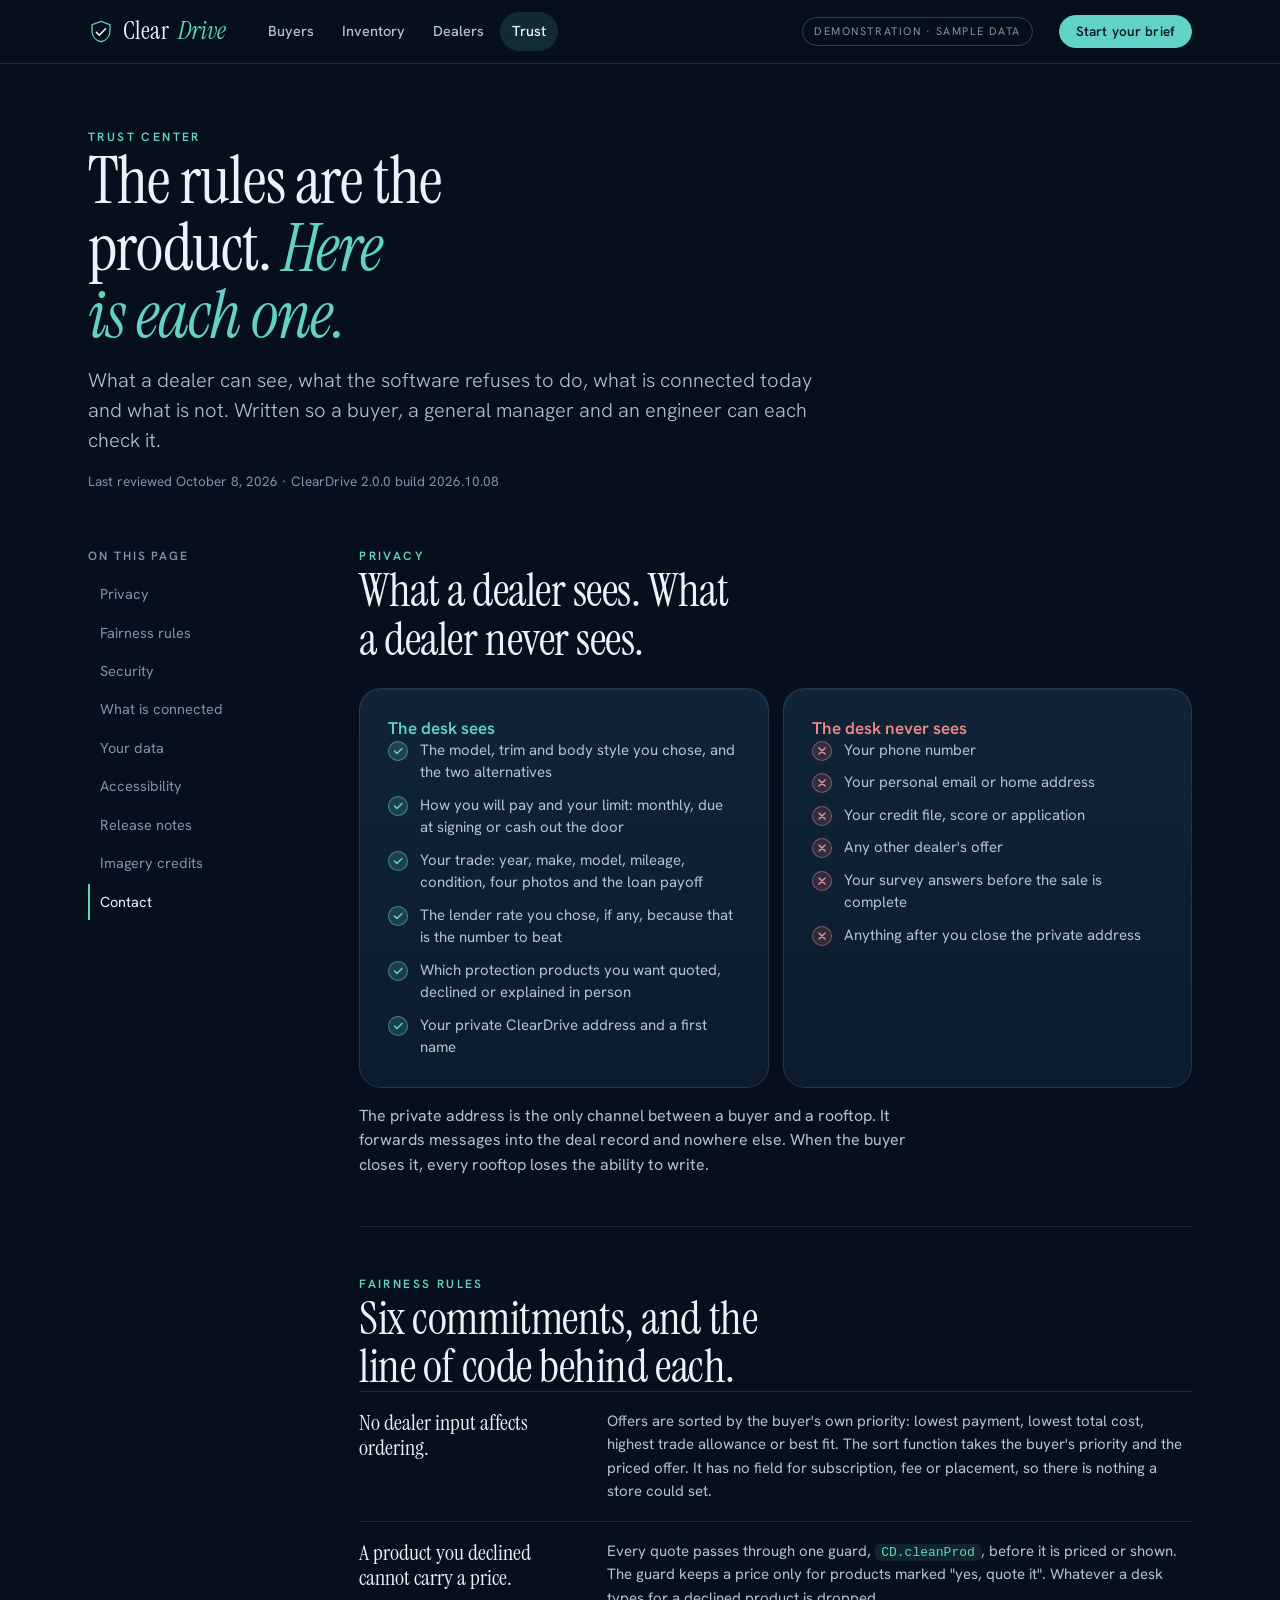
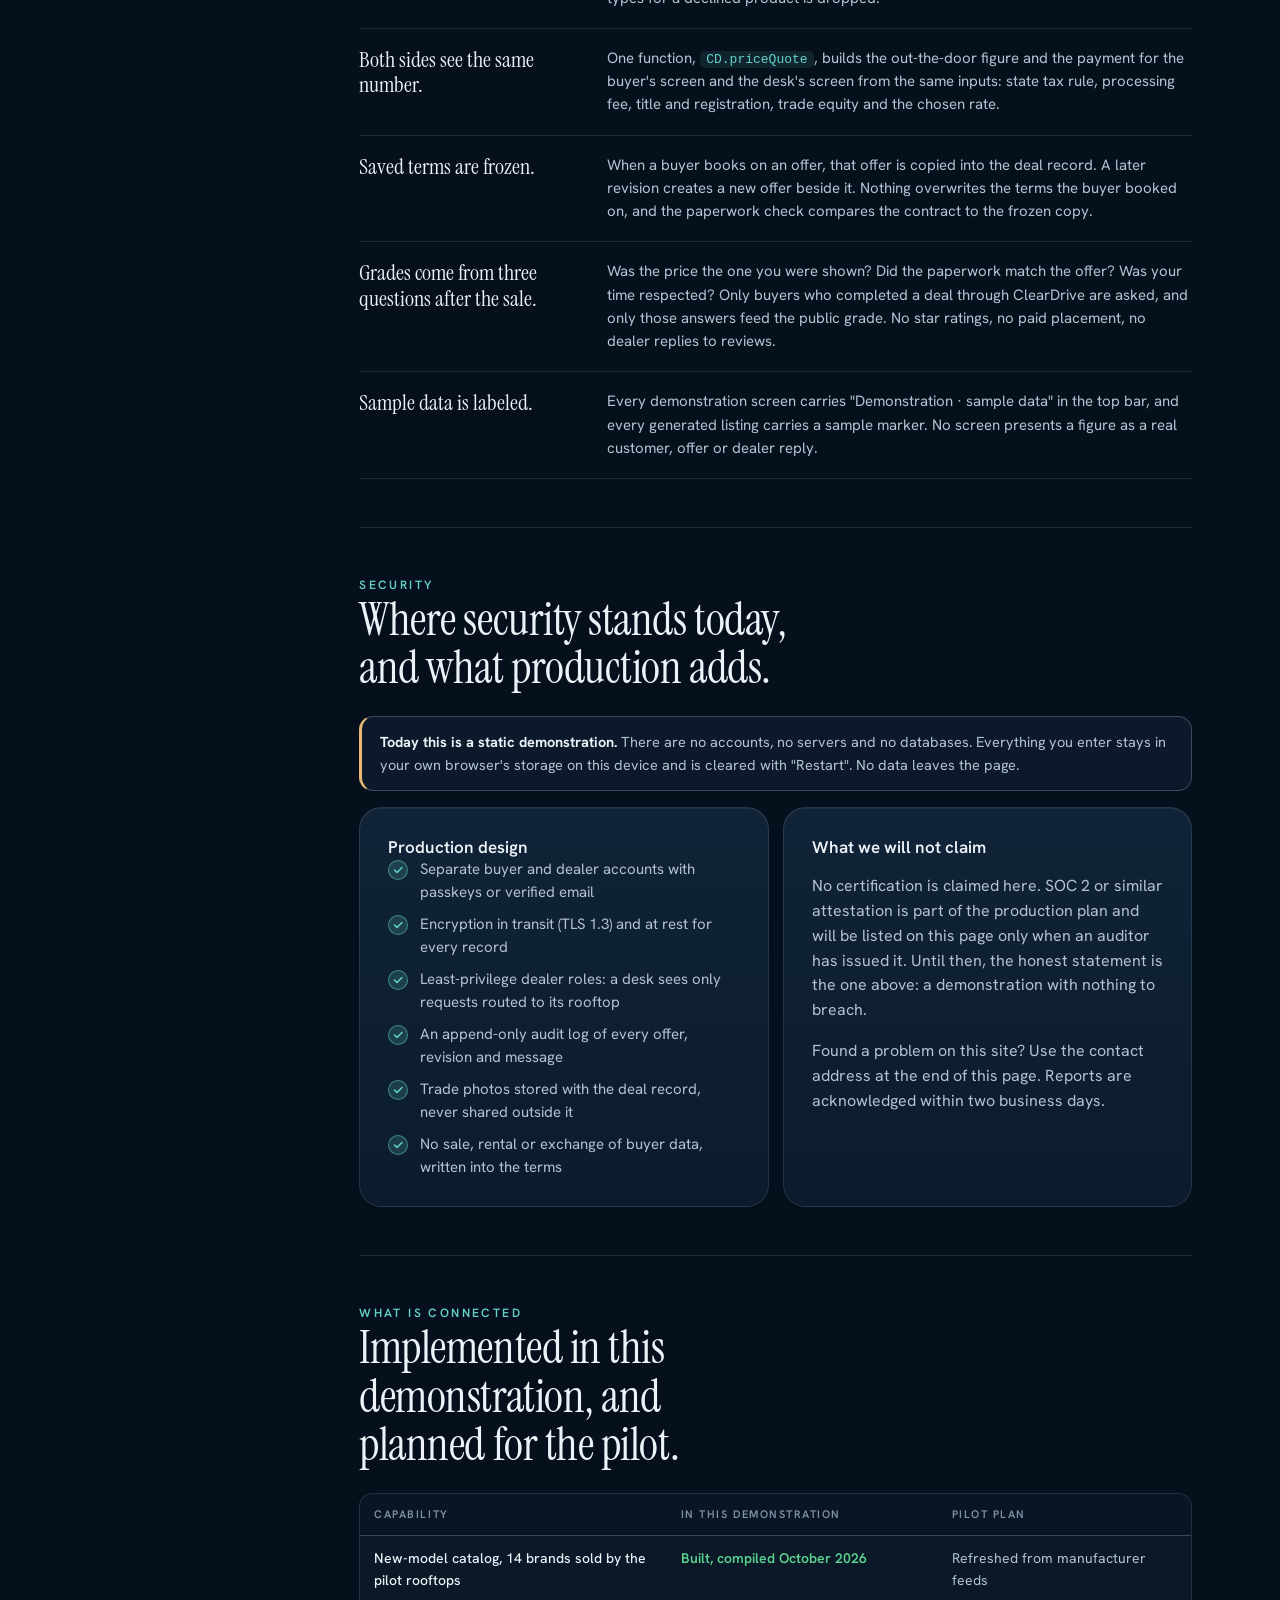
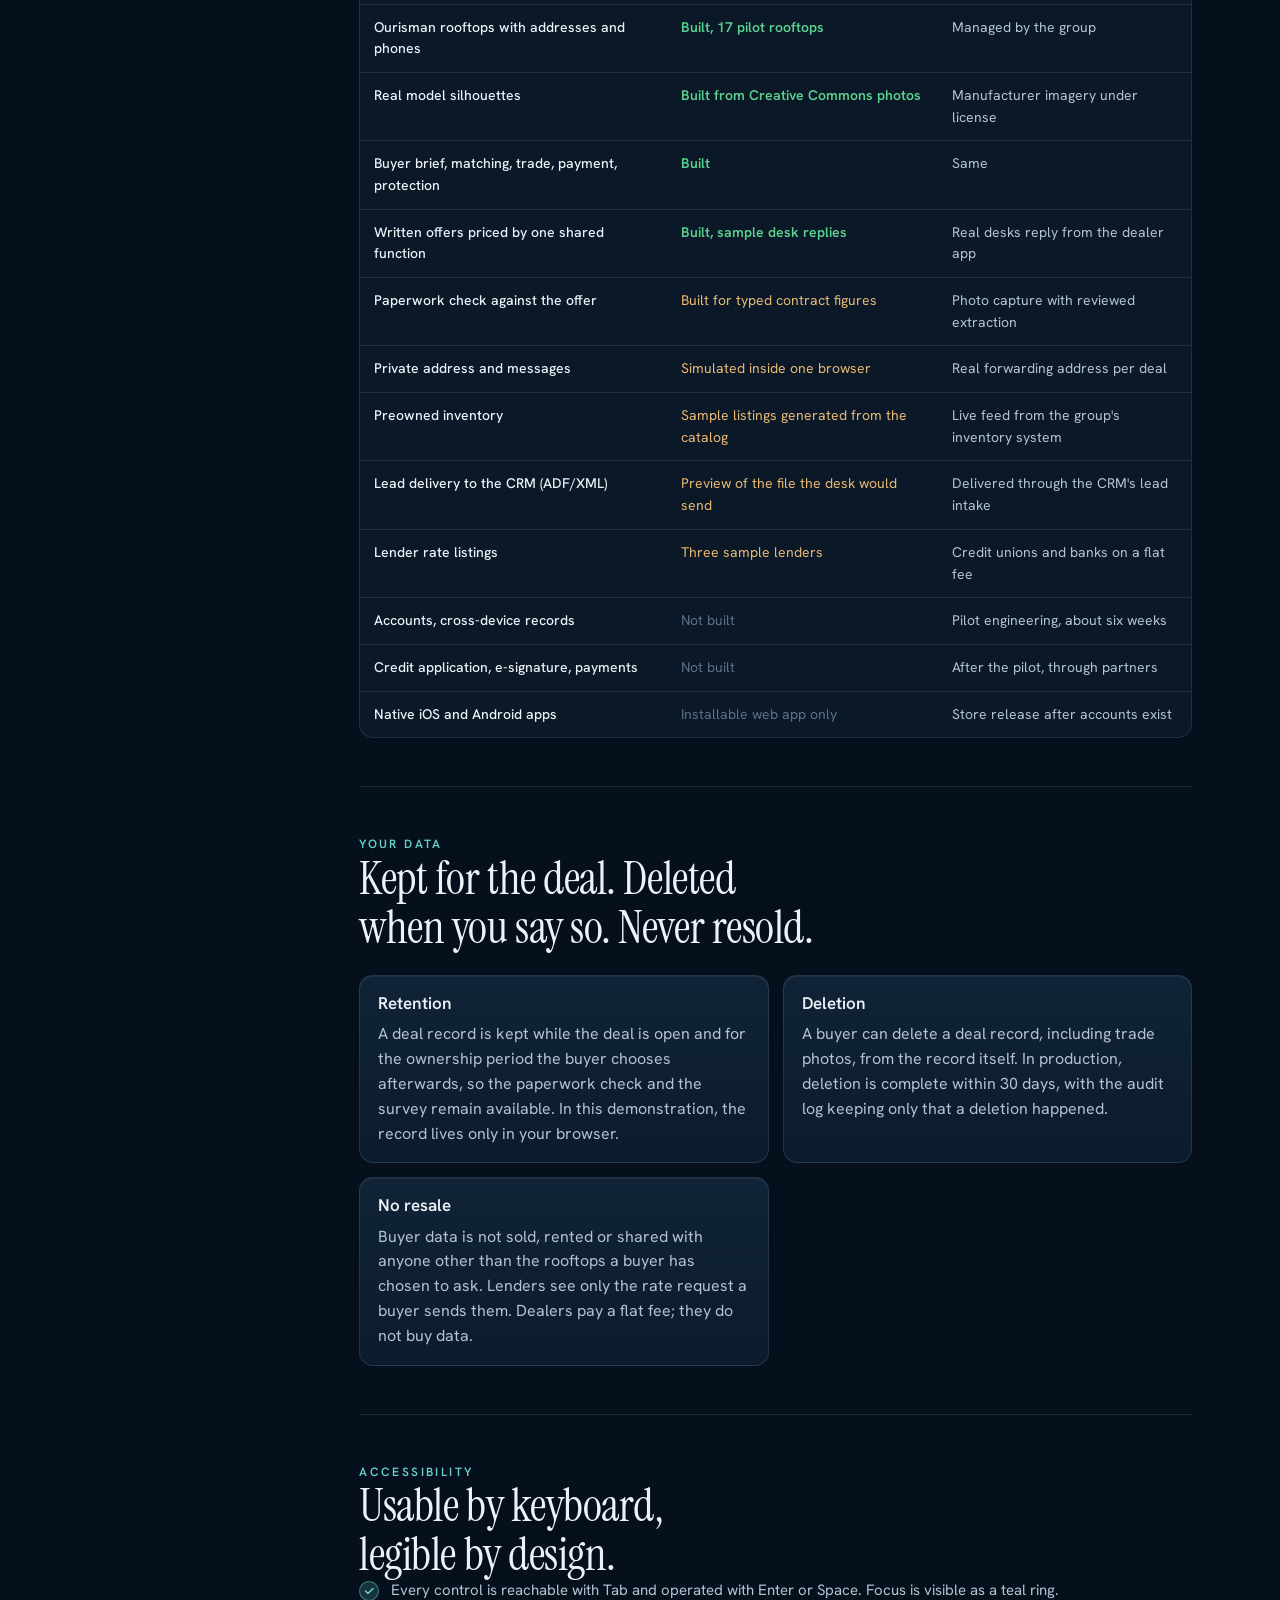
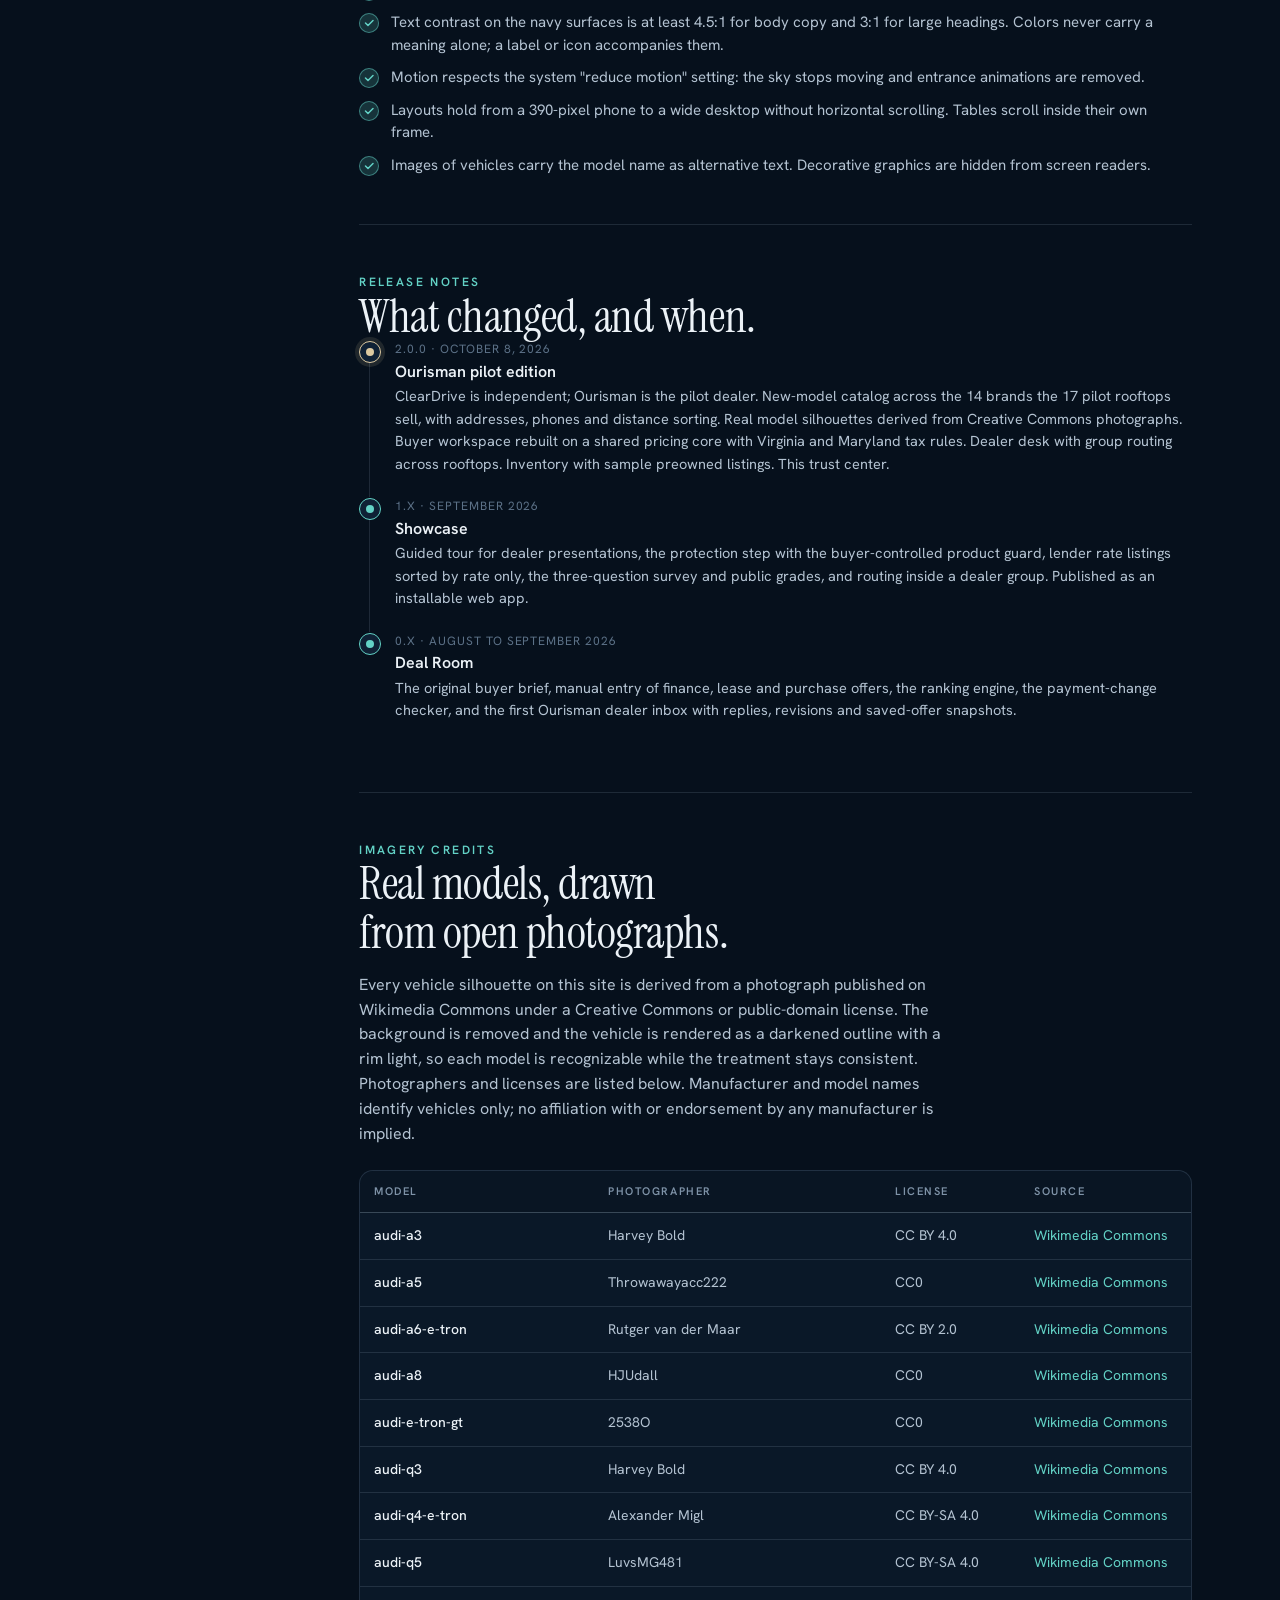
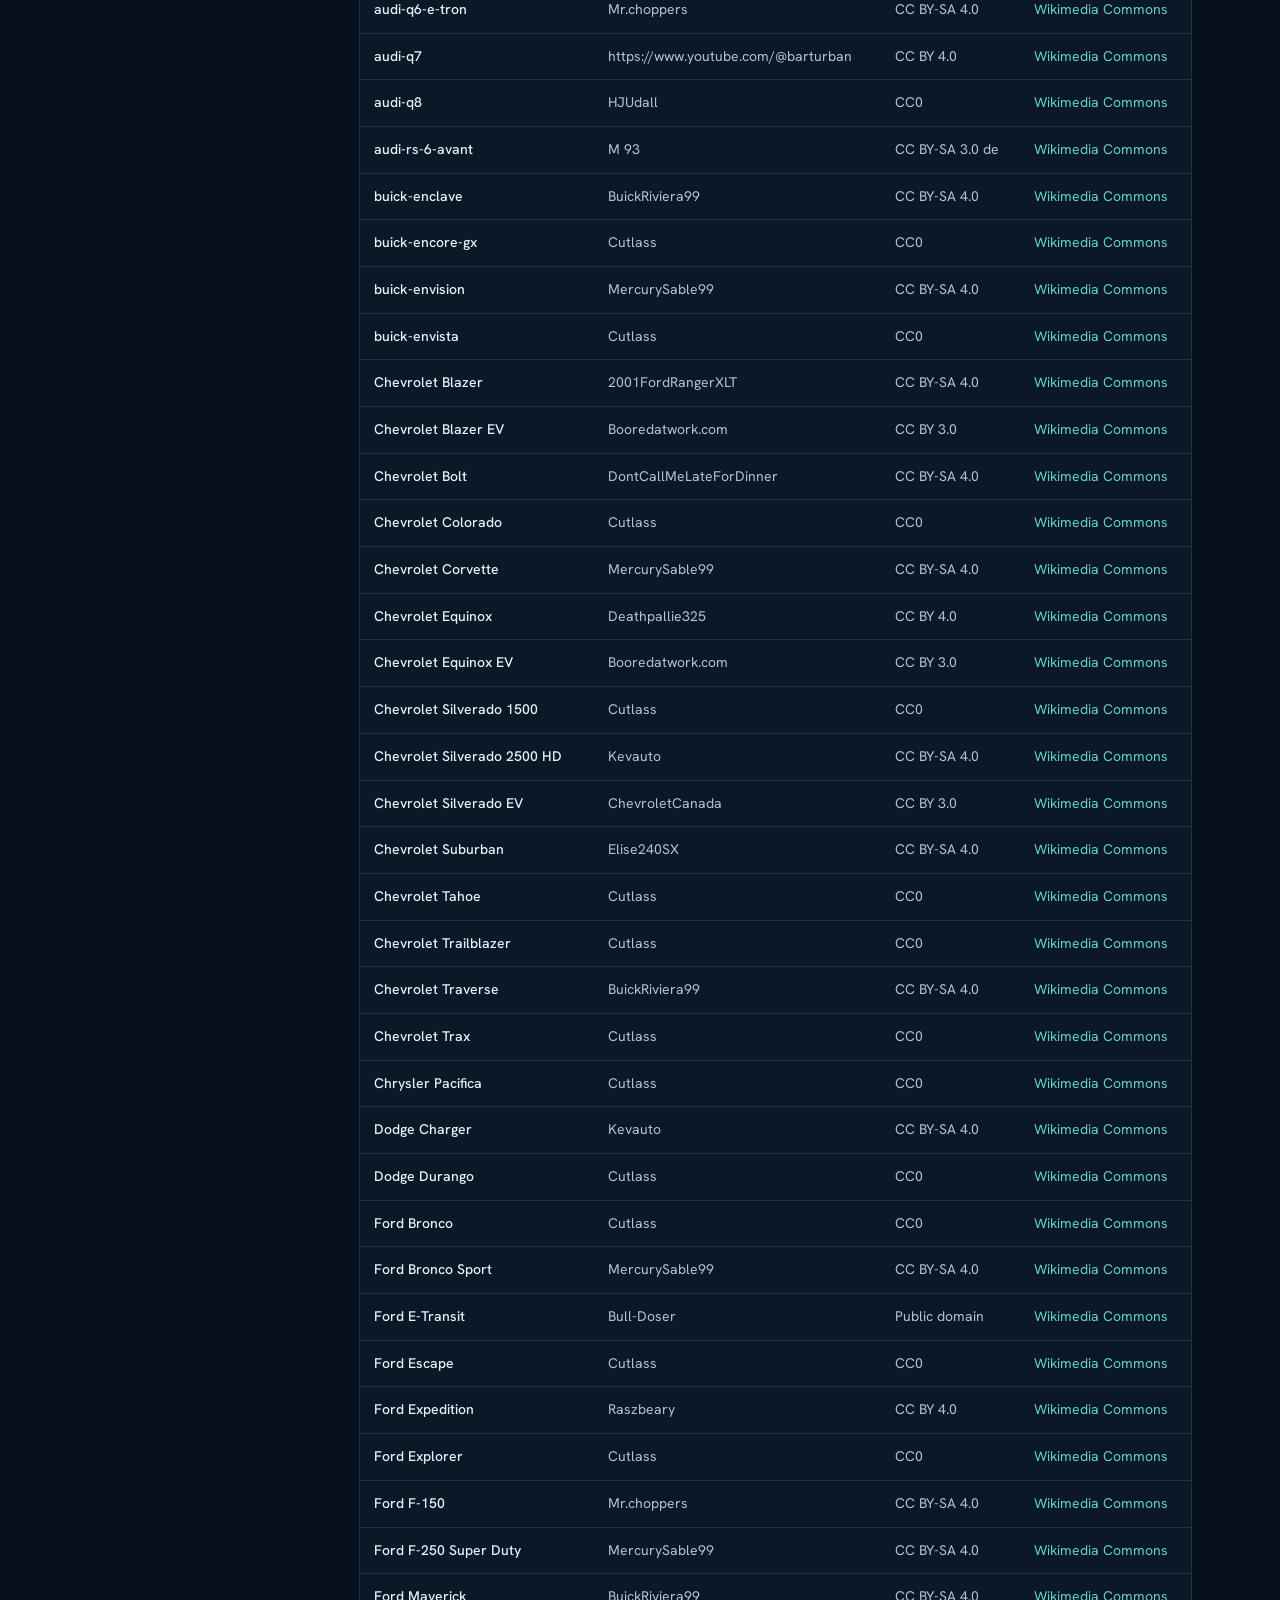
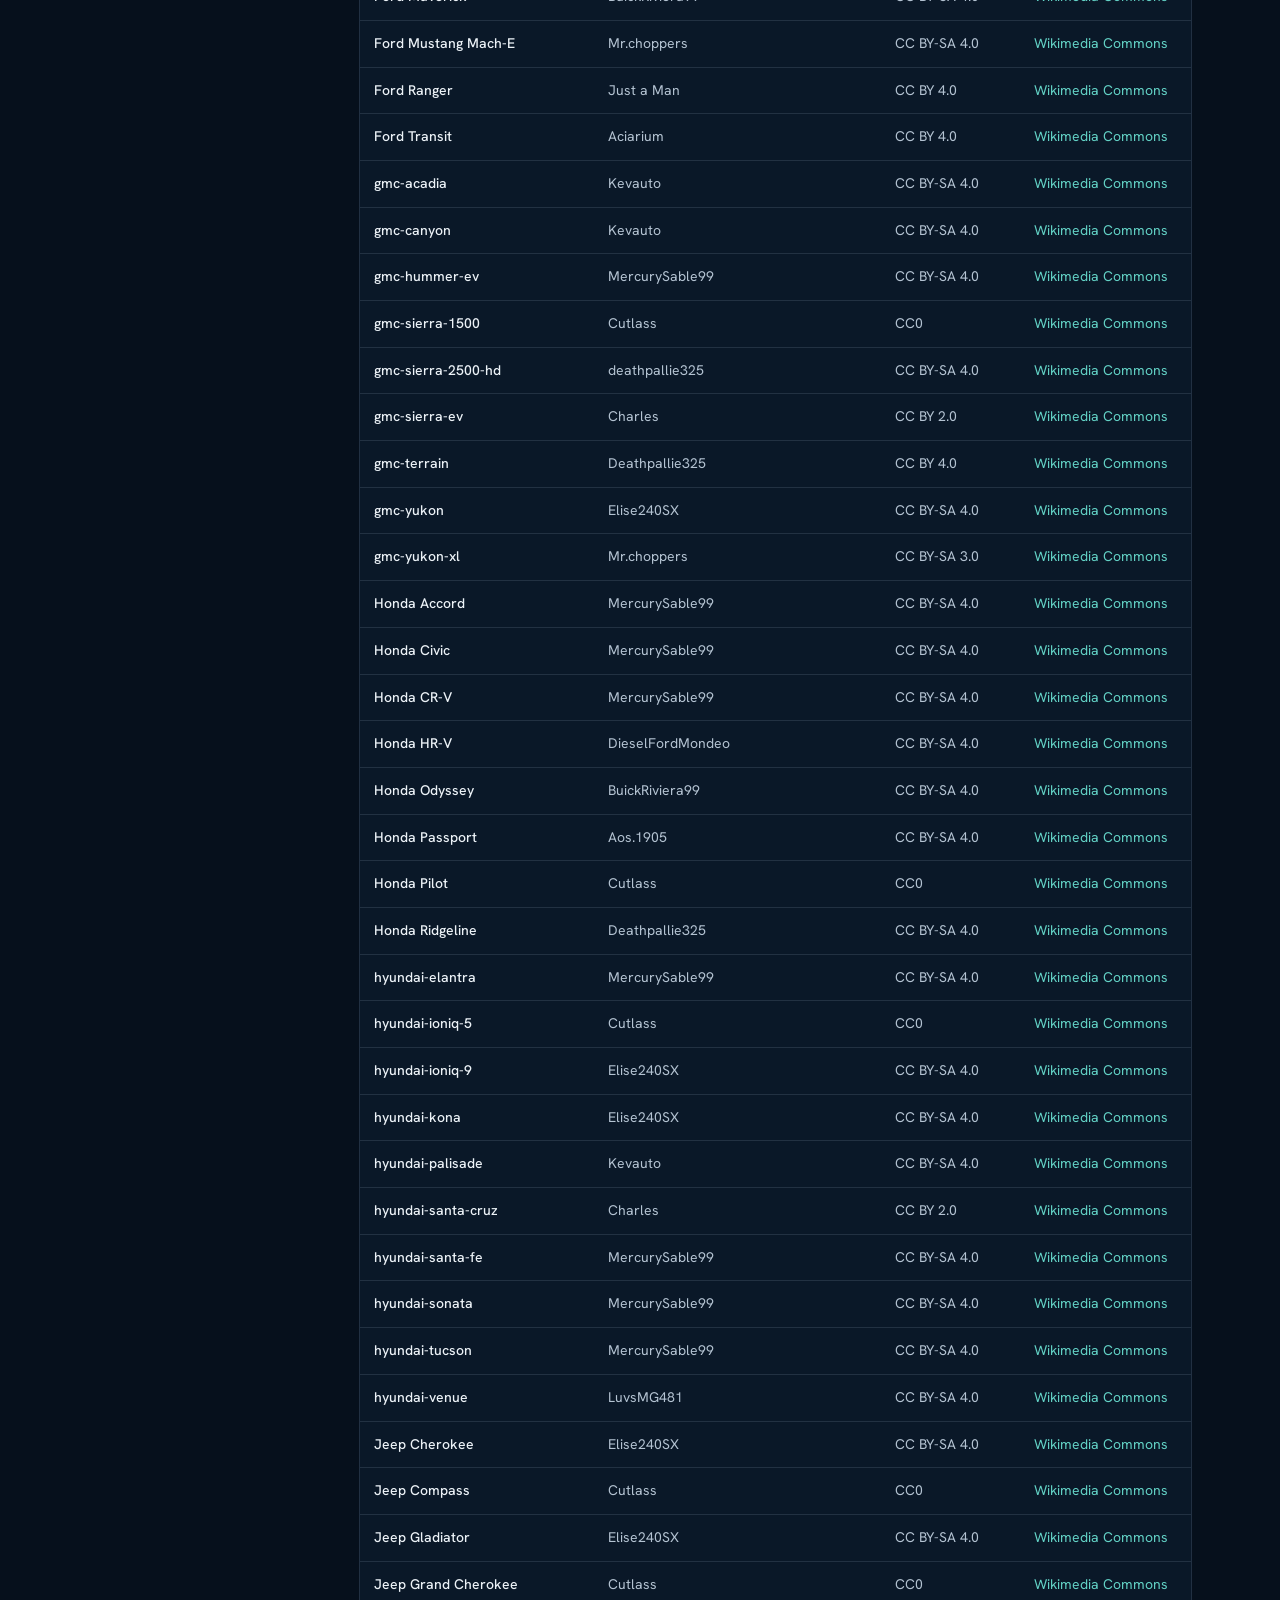
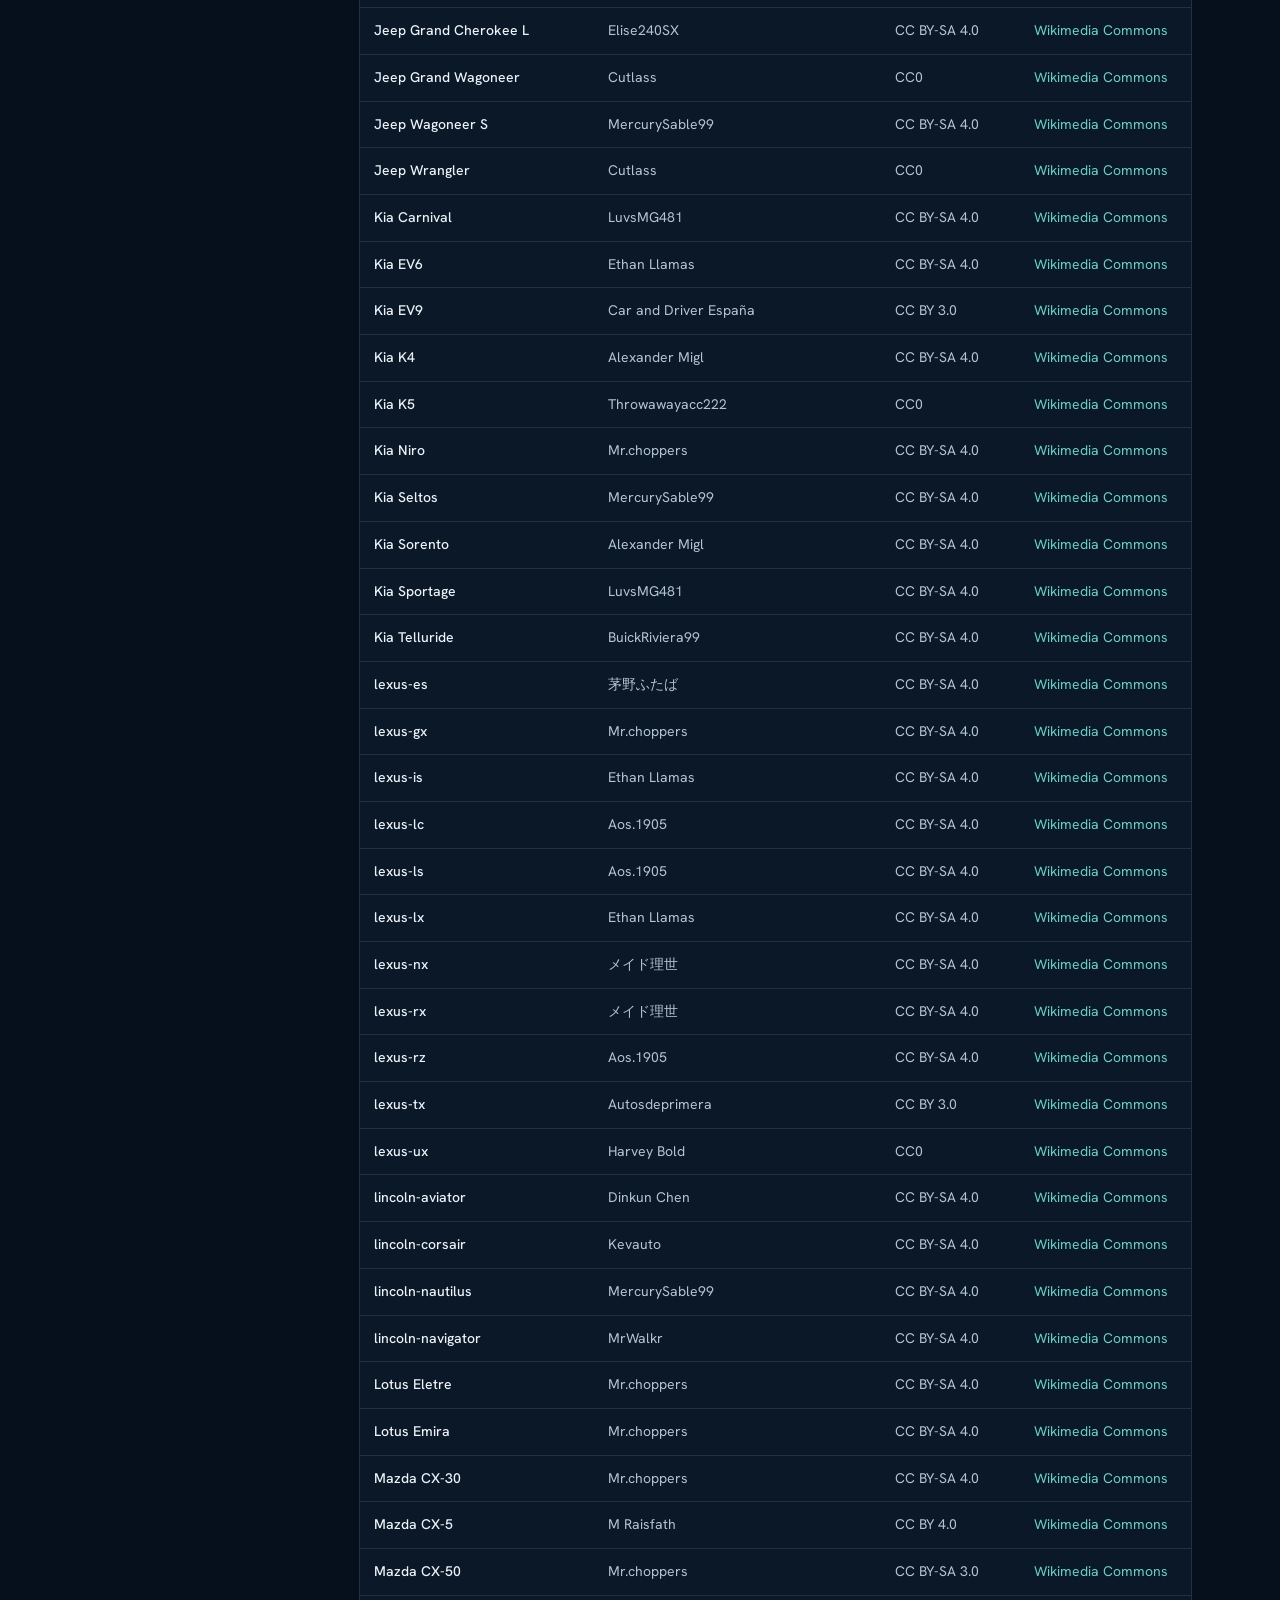
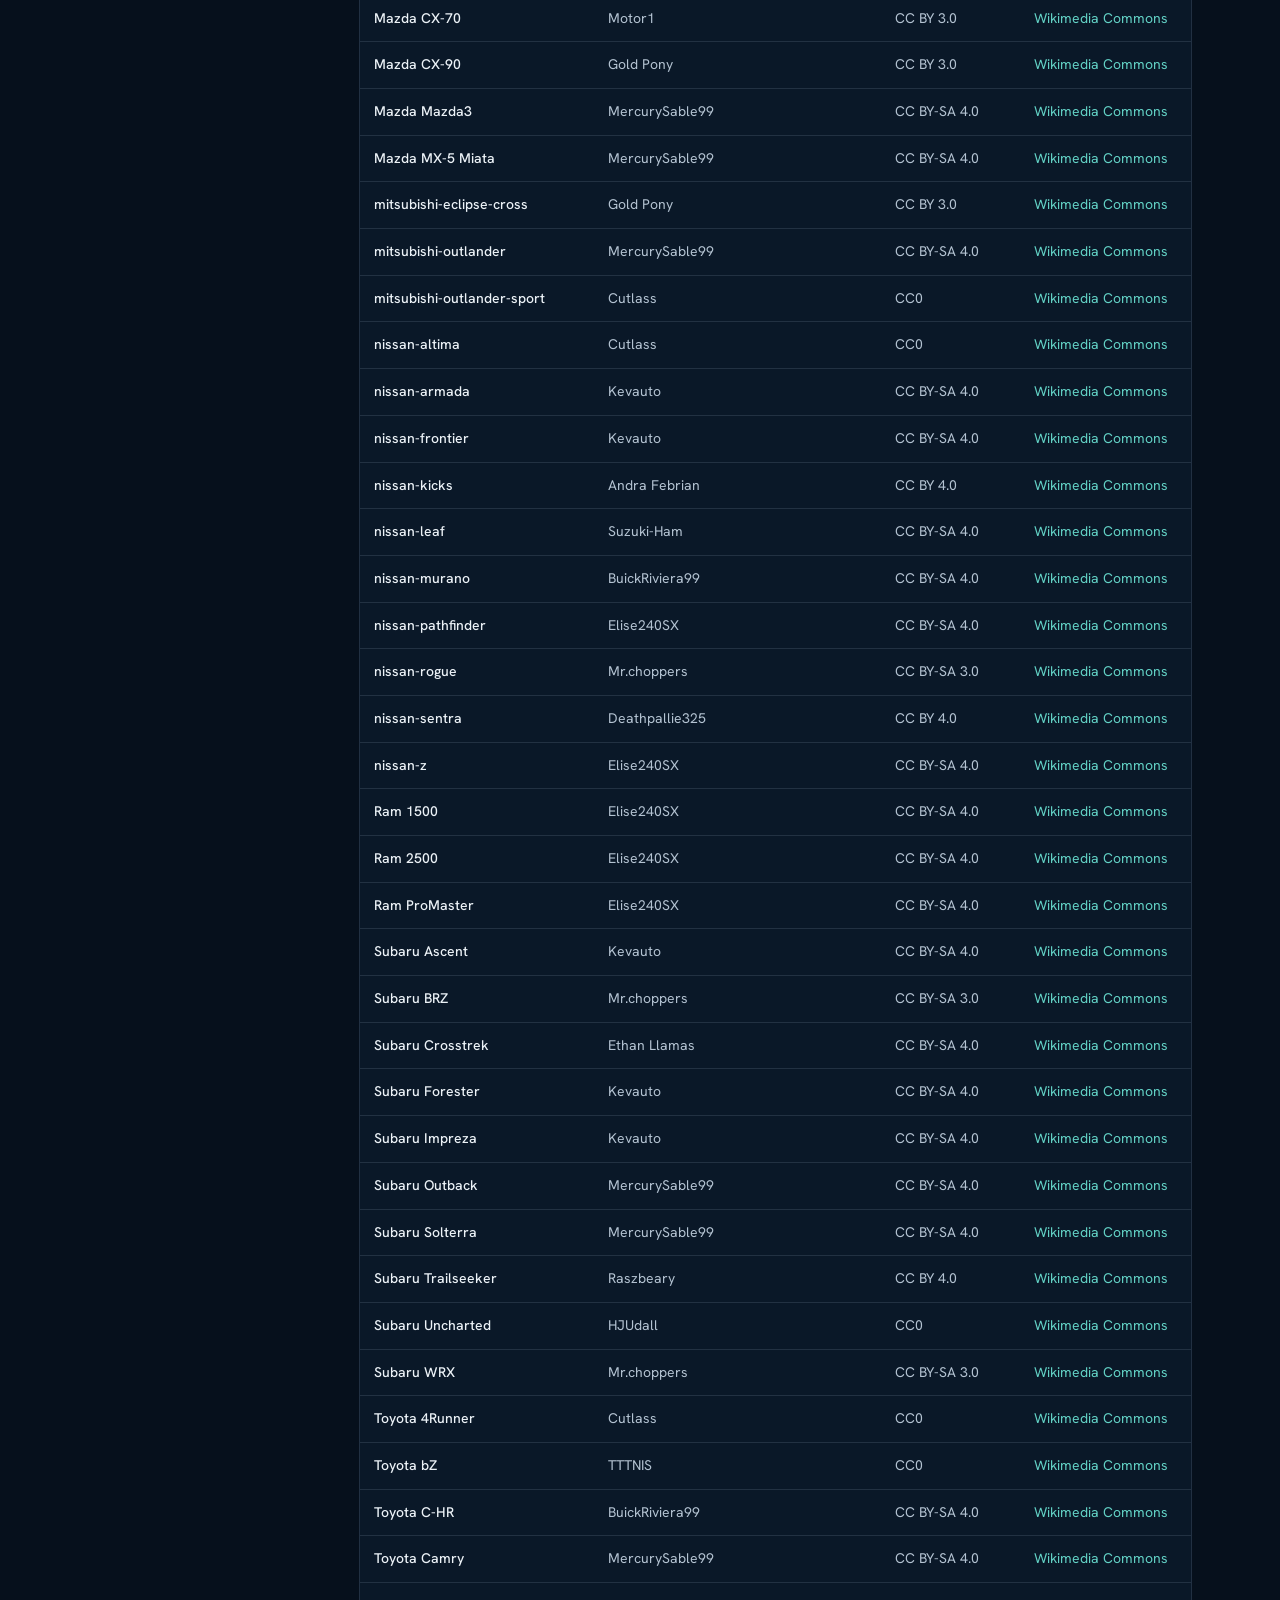
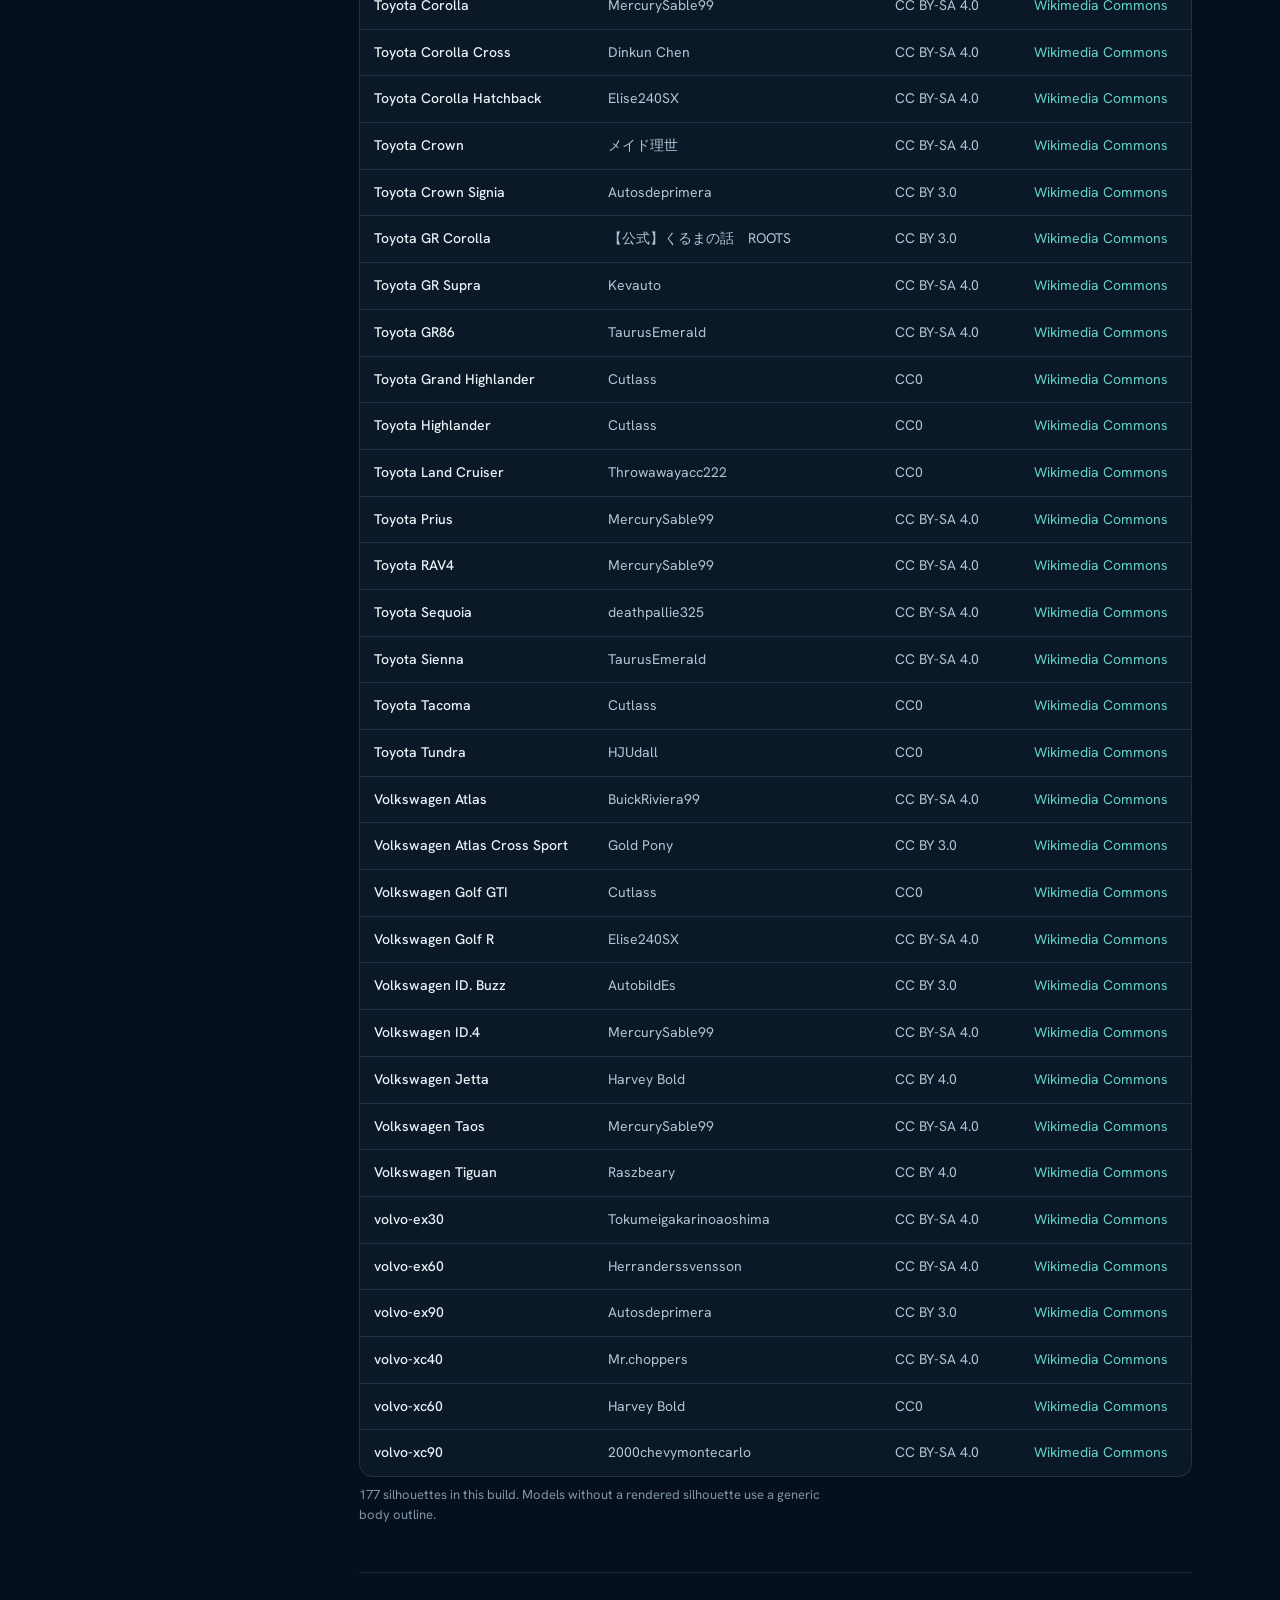
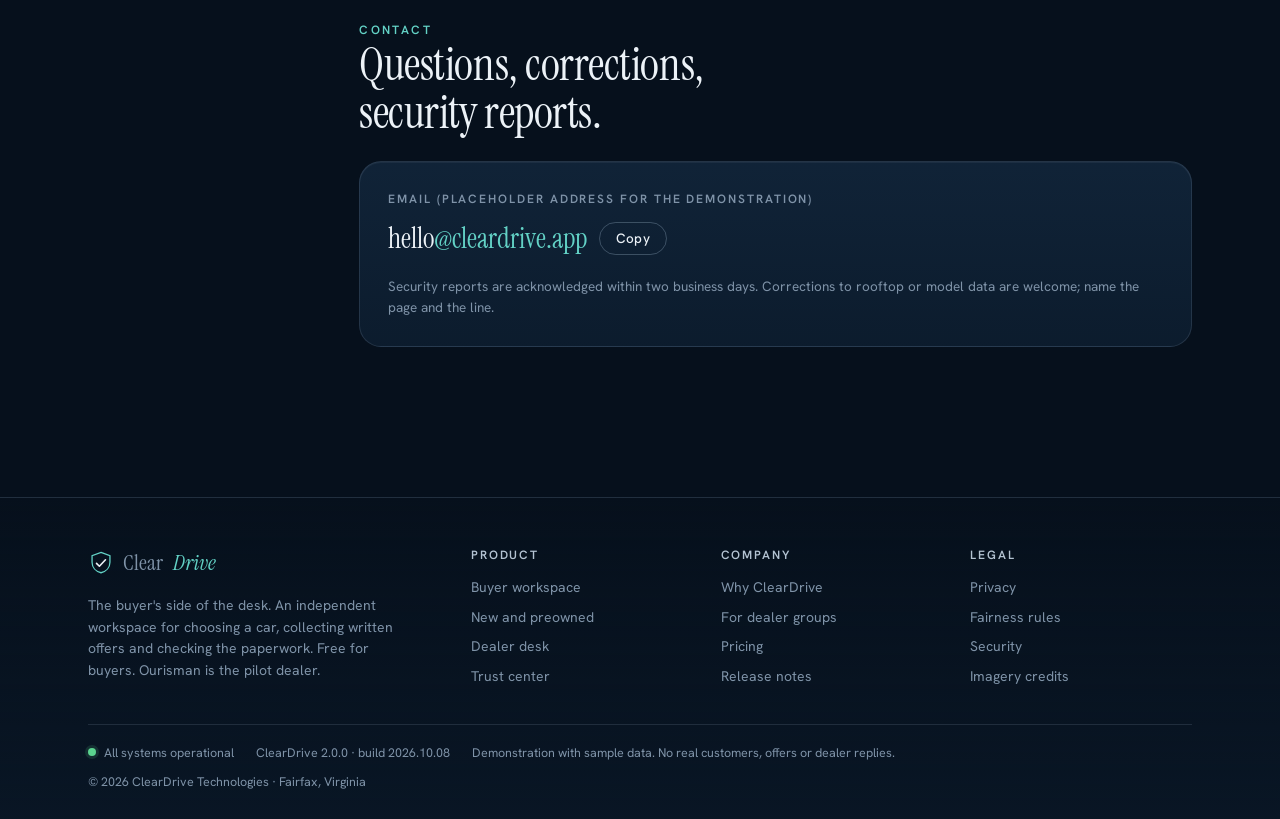
<file: trust.html>
<!doctype html><html lang="en"><head><meta charset="utf-8"><meta name="viewport" content="width=device-width,initial-scale=1,viewport-fit=cover"><title>ClearDrive Trust Center</title><meta name="description" content="ClearDrive: the buyer's side of the desk. Choose the car, collect written offers from Ourisman, and check the paperwork against the offer. Free for buyers."><meta name="theme-color" content="#06101C"><link rel="icon" href="assets/img/favicon.svg" type="image/svg+xml"><link rel="apple-touch-icon" href="assets/img/apple-touch-icon.png"><meta property="og:title" content="ClearDrive Trust Center"><meta property="og:description" content="Everything a car broker does, free to the buyer. Written offers from Ourisman, the paperwork checked against the offer."><meta property="og:image" content="assets/img/og.png"><meta property="og:type" content="website"><link rel="preconnect" href="https://fonts.googleapis.com"><link rel="preconnect" href="https://fonts.gstatic.com" crossorigin><link rel="stylesheet" href="https://fonts.googleapis.com/css2?family=Instrument+Serif:ital@0;1&family=Hanken+Grotesk:wght@300;400;500;600;700&display=swap"><link rel="stylesheet" href="css/cleardrive.css?v=684f1c"><link rel="stylesheet" href="css/trust.css?v=684f1c"></head><body class="page-trust"><!-- title: ClearDrive Trust Center -->
<div class="shell">
<div id="nav" data-active="trust"></div>

<main class="wrap trust">
  <header class="trust-head">
    <p class="eyebrow">Trust center</p>
    <h1>The rules are the product. <i>Here is each one.</i></h1>
    <p class="lede mt16">What a dealer can see, what the software refuses to do, what is connected today and what is not. Written so a buyer, a general manager and an engineer can each check it.</p>
    <p class="small mt16">Last reviewed October 8, 2026 · ClearDrive 2.0.0 build 2026.10.08</p>
  </header>

  <div class="trust-grid">
    <nav class="trust-index" aria-label="Sections">
      <p class="label">On this page</p>
      <a href="#privacy">Privacy</a>
      <a href="#rules">Fairness rules</a>
      <a href="#security">Security</a>
      <a href="#connected">What is connected</a>
      <a href="#data">Your data</a>
      <a href="#accessibility">Accessibility</a>
      <a href="#changelog">Release notes</a>
      <a href="#credits">Imagery credits</a>
      <a href="#contact">Contact</a>
    </nav>

    <div class="trust-body">
      <section id="privacy" class="tsec">
        <p class="eyebrow">Privacy</p>
        <h2>What a dealer sees. What a dealer never sees.</h2>
        <div class="grid two mt24" style="--gap:14px">
          <div class="card">
            <h4 class="teal">The desk sees</h4>
            <ul class="check-list mt16">
              <li>The model, trim and body style you chose, and the two alternatives</li>
              <li>How you will pay and your limit: monthly, due at signing or cash out the door</li>
              <li>Your trade: year, make, model, mileage, condition, four photos and the loan payoff</li>
              <li>The lender rate you chose, if any, because that is the number to beat</li>
              <li>Which protection products you want quoted, declined or explained in person</li>
              <li>Your private ClearDrive address and a first name</li>
            </ul>
          </div>
          <div class="card">
            <h4 class="bad">The desk never sees</h4>
            <ul class="check-list x mt16">
              <li>Your phone number</li>
              <li>Your personal email or home address</li>
              <li>Your credit file, score or application</li>
              <li>Any other dealer's offer</li>
              <li>Your survey answers before the sale is complete</li>
              <li>Anything after you close the private address</li>
            </ul>
          </div>
        </div>
        <p class="prose mt16">The private address is the only channel between a buyer and a rooftop. It forwards messages into the deal record and nowhere else. When the buyer closes it, every rooftop loses the ability to write.</p>
      </section>

      <section id="rules" class="tsec">
        <p class="eyebrow">Fairness rules</p>
        <h2>Six commitments, and the line of code behind each.</h2>
        <dl class="rules-list mt24">
          <div><dt>No dealer input affects ordering.</dt><dd>Offers are sorted by the buyer's own priority: lowest payment, lowest total cost, highest trade allowance or best fit. The sort function takes the buyer's priority and the priced offer. It has no field for subscription, fee or placement, so there is nothing a store could set.</dd></div>
          <div><dt>A product you declined cannot carry a price.</dt><dd>Every quote passes through one guard, <code>CD.cleanProd</code>, before it is priced or shown. The guard keeps a price only for products marked "yes, quote it". Whatever a desk types for a declined product is dropped.</dd></div>
          <div><dt>Both sides see the same number.</dt><dd>One function, <code>CD.priceQuote</code>, builds the out-the-door figure and the payment for the buyer's screen and the desk's screen from the same inputs: state tax rule, processing fee, title and registration, trade equity and the chosen rate.</dd></div>
          <div><dt>Saved terms are frozen.</dt><dd>When a buyer books on an offer, that offer is copied into the deal record. A later revision creates a new offer beside it. Nothing overwrites the terms the buyer booked on, and the paperwork check compares the contract to the frozen copy.</dd></div>
          <div><dt>Grades come from three questions after the sale.</dt><dd>Was the price the one you were shown? Did the paperwork match the offer? Was your time respected? Only buyers who completed a deal through ClearDrive are asked, and only those answers feed the public grade. No star ratings, no paid placement, no dealer replies to reviews.</dd></div>
          <div><dt>Sample data is labeled.</dt><dd>Every demonstration screen carries "Demonstration · sample data" in the top bar, and every generated listing carries a sample marker. No screen presents a figure as a real customer, offer or dealer reply.</dd></div>
        </dl>
      </section>

      <section id="security" class="tsec">
        <p class="eyebrow">Security</p>
        <h2>Where security stands today, and what production adds.</h2>
        <div class="callout warn mt24"><span><b>Today this is a static demonstration.</b> There are no accounts, no servers and no databases. Everything you enter stays in your own browser's storage on this device and is cleared with "Restart". No data leaves the page.</span></div>
        <div class="grid two mt16" style="--gap:14px">
          <div class="card"><h4>Production design</h4><ul class="check-list mt16"><li>Separate buyer and dealer accounts with passkeys or verified email</li><li>Encryption in transit (TLS 1.3) and at rest for every record</li><li>Least-privilege dealer roles: a desk sees only requests routed to its rooftop</li><li>An append-only audit log of every offer, revision and message</li><li>Trade photos stored with the deal record, never shared outside it</li><li>No sale, rental or exchange of buyer data, written into the terms</li></ul></div>
          <div class="card"><h4>What we will not claim</h4><p class="soft mt16">No certification is claimed here. SOC 2 or similar attestation is part of the production plan and will be listed on this page only when an auditor has issued it. Until then, the honest statement is the one above: a demonstration with nothing to breach.</p><p class="soft mt16">Found a problem on this site? Use the contact address at the end of this page. Reports are acknowledged within two business days.</p></div>
        </div>
      </section>

      <section id="connected" class="tsec">
        <p class="eyebrow">What is connected</p>
        <h2>Implemented in this demonstration, and planned for the pilot.</h2>
        <div class="tablewrap mt24">
          <table class="t">
            <thead><tr><th>Capability</th><th>In this demonstration</th><th>Pilot plan</th></tr></thead>
            <tbody>
              <tr><td>New-model catalog, 14 brands sold by the pilot rooftops</td><td class="yes">Built, compiled October 2026</td><td>Refreshed from manufacturer feeds</td></tr>
              <tr><td>Ourisman rooftops with addresses and phones</td><td class="yes">Built, 17 pilot rooftops</td><td>Managed by the group</td></tr>
              <tr><td>Real model silhouettes</td><td class="yes">Built from Creative Commons photos</td><td>Manufacturer imagery under license</td></tr>
              <tr><td>Buyer brief, matching, trade, payment, protection</td><td class="yes">Built</td><td>Same</td></tr>
              <tr><td>Written offers priced by one shared function</td><td class="yes">Built, sample desk replies</td><td>Real desks reply from the dealer app</td></tr>
              <tr><td>Paperwork check against the offer</td><td class="part">Built for typed contract figures</td><td>Photo capture with reviewed extraction</td></tr>
              <tr><td>Private address and messages</td><td class="part">Simulated inside one browser</td><td>Real forwarding address per deal</td></tr>
              <tr><td>Preowned inventory</td><td class="part">Sample listings generated from the catalog</td><td>Live feed from the group's inventory system</td></tr>
              <tr><td>Lead delivery to the CRM (ADF/XML)</td><td class="part">Preview of the file the desk would send</td><td>Delivered through the CRM's lead intake</td></tr>
              <tr><td>Lender rate listings</td><td class="part">Three sample lenders</td><td>Credit unions and banks on a flat fee</td></tr>
              <tr><td>Accounts, cross-device records</td><td class="no">Not built</td><td>Pilot engineering, about six weeks</td></tr>
              <tr><td>Credit application, e-signature, payments</td><td class="no">Not built</td><td>After the pilot, through partners</td></tr>
              <tr><td>Native iOS and Android apps</td><td class="no">Installable web app only</td><td>Store release after accounts exist</td></tr>
            </tbody>
          </table>
        </div>
      </section>

      <section id="data" class="tsec">
        <p class="eyebrow">Your data</p>
        <h2>Kept for the deal. Deleted when you say so. Never resold.</h2>
        <div class="grid three mt24" style="--gap:14px">
          <div class="card sm"><h4>Retention</h4><p class="soft mt8">A deal record is kept while the deal is open and for the ownership period the buyer chooses afterwards, so the paperwork check and the survey remain available. In this demonstration, the record lives only in your browser.</p></div>
          <div class="card sm"><h4>Deletion</h4><p class="soft mt8">A buyer can delete a deal record, including trade photos, from the record itself. In production, deletion is complete within 30 days, with the audit log keeping only that a deletion happened.</p></div>
          <div class="card sm"><h4>No resale</h4><p class="soft mt8">Buyer data is not sold, rented or shared with anyone other than the rooftops a buyer has chosen to ask. Lenders see only the rate request a buyer sends them. Dealers pay a flat fee; they do not buy data.</p></div>
        </div>
      </section>

      <section id="accessibility" class="tsec">
        <p class="eyebrow">Accessibility</p>
        <h2>Usable by keyboard, legible by design.</h2>
        <ul class="check-list mt24">
          <li>Every control is reachable with Tab and operated with Enter or Space. Focus is visible as a teal ring.</li>
          <li>Text contrast on the navy surfaces is at least 4.5:1 for body copy and 3:1 for large headings. Colors never carry a meaning alone; a label or icon accompanies them.</li>
          <li>Motion respects the system "reduce motion" setting: the sky stops moving and entrance animations are removed.</li>
          <li>Layouts hold from a 390-pixel phone to a wide desktop without horizontal scrolling. Tables scroll inside their own frame.</li>
          <li>Images of vehicles carry the model name as alternative text. Decorative graphics are hidden from screen readers.</li>
        </ul>
      </section>

      <section id="changelog" class="tsec">
        <p class="eyebrow">Release notes</p>
        <h2>What changed, and when.</h2>
        <ol class="tl mt24">
          <li class="tl-item now"><span class="tl-dot" aria-hidden="true"></span><div class="tl-body"><div class="when">2.0.0 · October 8, 2026</div><h3>Ourisman pilot edition</h3><p>ClearDrive is independent; Ourisman is the pilot dealer. New-model catalog across the 14 brands the 17 pilot rooftops sell, with addresses, phones and distance sorting. Real model silhouettes derived from Creative Commons photographs. Buyer workspace rebuilt on a shared pricing core with Virginia and Maryland tax rules. Dealer desk with group routing across rooftops. Inventory with sample preowned listings. This trust center.</p></div></li>
          <li class="tl-item done"><span class="tl-dot" aria-hidden="true"></span><div class="tl-body"><div class="when">1.x · September 2026</div><h3>Showcase</h3><p>Guided tour for dealer presentations, the protection step with the buyer-controlled product guard, lender rate listings sorted by rate only, the three-question survey and public grades, and routing inside a dealer group. Published as an installable web app.</p></div></li>
          <li class="tl-item done"><span class="tl-dot" aria-hidden="true"></span><div class="tl-body"><div class="when">0.x · August to September 2026</div><h3>Deal Room</h3><p>The original buyer brief, manual entry of finance, lease and purchase offers, the ranking engine, the payment-change checker, and the first Ourisman dealer inbox with replies, revisions and saved-offer snapshots.</p></div></li>
        </ol>
      </section>

      <section id="credits" class="tsec">
        <p class="eyebrow">Imagery credits</p>
        <h2>Real models, drawn from open photographs.</h2>
        <p class="prose mt16">Every vehicle silhouette on this site is derived from a photograph published on Wikimedia Commons under a Creative Commons or public-domain license. The background is removed and the vehicle is rendered as a darkened outline with a rim light, so each model is recognizable while the treatment stays consistent. Photographers and licenses are listed below. Manufacturer and model names identify vehicles only; no affiliation with or endorsement by any manufacturer is implied.</p>
        <div class="tablewrap mt24"><table class="t" id="credits-table"><thead><tr><th>Model</th><th>Photographer</th><th>License</th><th>Source</th></tr></thead><tbody></tbody></table></div>
        <p class="note mt8" id="credits-note"></p>
      </section>

      <section id="contact" class="tsec">
        <p class="eyebrow">Contact</p>
        <h2>Questions, corrections, security reports.</h2>
        <div class="card mt24 contact-card">
          <p class="label">Email (placeholder address for the demonstration)</p>
          <div class="row mt8" style="--gap:12px"><span class="alias" id="contact-email">hello<span class="dom">@cleardrive.app</span></span><button class="btn sm" id="copy-email" type="button">Copy</button></div>
          <p class="small mt16">Security reports are acknowledged within two business days. Corrections to rooftop or model data are welcome; name the page and the line.</p>
        </div>
      </section>
    </div>
  </div>
</main>

<div id="footer"></div>
</div>

<script src="js/data.js?v=684f1c"></script><script src="js/core.js?v=684f1c"></script><script src="js/trust.js?v=684f1c"></script><script>CD.chrome("trust");</script></body></html>
</file>
<file: css/cleardrive.css>
/* ClearDrive design tokens.
   Layout: marketing pages sit on a 1200px measure with full-bleed dark sections; the buyer app runs on a 1120px
   measure under a sticky top bar with a progress rail; the dealer desk has a 248px side rail that becomes a bottom
   bar on phones. One theme by brand decision: the navy-and-teal ClearDrive world, painted explicitly. */
:root{
  color-scheme:dark;
  --ink:#06101C; --deep:#0A1828; --panel:#0F2135; --raise:#152B43; --raise2:#1B3652; --lift:#22415F;
  --line:rgba(190,215,235,.13); --line2:rgba(190,215,235,.26); --line3:rgba(190,215,235,.42);
  --text:#ECF2F7; --soft:#B4C3D2; --mute:#7F93A8; --dim:#5C7187;
  --teal:#63D2C6; --teal-d:#1E8F86; --teal-wash:rgba(99,210,198,.10); --teal-wash2:rgba(99,210,198,.18); --teal-ink:#06201E;
  --gold:#DCC9A0; --gold-d:#A8894B; --gold-wash:rgba(220,201,160,.12);
  --ok:#5BD38F; --ok-wash:rgba(91,211,143,.14);
  --warn:#E9B872; --warn-wash:rgba(233,184,114,.14);
  --bad:#F08A8A; --bad-wash:rgba(240,138,138,.14);
  --info:#8FB8E8; --info-wash:rgba(143,184,232,.14);
  /* chart series, fixed order: teal, gold, blue, rose */
  --s1:#63D2C6; --s2:#DCC9A0; --s3:#8FB8E8; --s4:#F0A3B8;
  --serif:"Instrument Serif","Iowan Old Style",Georgia,serif;
  --sans:"Hanken Grotesk","Helvetica Neue",Arial,sans-serif;
  --ease:cubic-bezier(.2,.7,.15,1);
  --r-sm:8px; --r:14px; --r-lg:22px; --r-xl:30px; --r-pill:999px;
  --shadow:0 24px 60px rgba(0,0,0,.38);
  --shadow-sm:0 8px 24px rgba(0,0,0,.28);
  --glow:0 0 0 1px rgba(99,210,198,.35),0 10px 40px rgba(99,210,198,.18);
  --gutter:clamp(16px,4vw,48px);
  --measure:1200px; --app:1120px; --prose:66ch;
  --top:64px;
}

/* base: reset, type, layout primitives, nav, footer */
*,*::before,*::after{box-sizing:border-box}
html{height:100%;-webkit-text-size-adjust:100%;scroll-behavior:smooth}
@media (prefers-reduced-motion:reduce){html{scroll-behavior:auto}*,*::before,*::after{animation-duration:.01ms!important;animation-iteration-count:1!important;transition-duration:.01ms!important}}
body{margin:0;min-height:100%;background:var(--ink);color:var(--text);font-family:var(--sans);font-size:16px;line-height:1.55;font-weight:400;-webkit-font-smoothing:antialiased;overflow-x:hidden}
img,svg,video{max-width:100%;display:block}
button,input,select,textarea{font:inherit;color:inherit}
button{cursor:pointer;background:none;border:0;padding:0}
a{color:var(--teal);text-decoration:none}
a:hover{text-decoration:underline;text-underline-offset:3px}
:focus-visible{outline:2px solid var(--teal);outline-offset:3px;border-radius:6px}
[hidden]{display:none!important}
.sr-only{position:absolute;width:1px;height:1px;padding:0;margin:-1px;overflow:hidden;clip:rect(0,0,0,0);white-space:nowrap;border:0}
.num,.tnum{font-variant-numeric:tabular-nums}
::selection{background:rgba(99,210,198,.35)}

/* type scale */
h1,h2,h3,h4{margin:0;font-weight:400;text-wrap:balance}
h1{font-family:var(--serif);font-size:clamp(38px,5.6vw,66px);line-height:1.02;letter-spacing:-.012em}
h2{font-family:var(--serif);font-size:clamp(30px,4vw,46px);line-height:1.06;letter-spacing:-.01em}
h3{font-family:var(--serif);font-size:clamp(22px,2.4vw,28px);line-height:1.15}
h4{font-size:17px;font-weight:600;line-height:1.3}
h1 em,h2 em,h3 em{font-style:italic;color:var(--gold)}
h1 i,h2 i,h3 i{font-style:italic;color:var(--teal)}
p{margin:0}
.eyebrow{font-size:12px;letter-spacing:.2em;text-transform:uppercase;color:var(--teal);font-weight:600}
.eyebrow.gold{color:var(--gold)}
.eyebrow.mute{color:var(--mute)}
.lede{font-size:clamp(17px,1.7vw,20px);font-weight:300;color:var(--soft);max-width:var(--prose);line-height:1.5}
.prose{max-width:var(--prose);color:var(--soft)}
.prose p+p{margin-top:12px}
.small{font-size:13.5px;color:var(--mute)}
.note{font-size:13px;color:var(--mute);max-width:70ch;line-height:1.5}
.label{font-size:12px;letter-spacing:.16em;text-transform:uppercase;color:var(--mute);font-weight:600}
.mono{font-variant-numeric:tabular-nums;letter-spacing:.01em}
.mute{color:var(--mute)}.soft{color:var(--soft)}.teal{color:var(--teal)}.gold{color:var(--gold)}
.ok{color:var(--ok)}.warn{color:var(--warn)}.bad{color:var(--bad)}

/* layout primitives */
.wrap{width:100%;max-width:var(--measure);margin-inline:auto;padding-inline:var(--gutter)}
.wrap.app{max-width:var(--app)}
.wrap.narrow{max-width:860px}
.section{padding-block:clamp(56px,8vw,112px)}
.section.tight{padding-block:clamp(36px,5vw,64px)}
.section+.section{border-top:1px solid var(--line)}
.stack{display:flex;flex-direction:column;gap:var(--gap,16px)}
.row{display:flex;flex-wrap:wrap;align-items:center;gap:var(--gap,12px)}
.row.between{justify-content:space-between}
.row.end{justify-content:flex-end}
.grid{display:grid;gap:var(--gap,18px);grid-template-columns:repeat(auto-fit,minmax(min(var(--min,260px),100%),1fr))}
.grid.two{grid-template-columns:repeat(auto-fit,minmax(min(380px,100%),1fr))}
.grid.three{--min:280px}
.grid.four{--min:220px}
.cols{display:grid;gap:clamp(24px,4vw,56px);grid-template-columns:1fr 1fr;align-items:center}
.cols>*{min-width:0}
@media (max-width:860px){.cols{grid-template-columns:1fr}}
.sp{flex:1}
.hr{height:1px;background:var(--line);border:0;margin:0}
.center{text-align:center}
.maxw{max-width:var(--prose)}
.mt8{margin-top:8px}.mt16{margin-top:16px}.mt24{margin-top:24px}.mt32{margin-top:32px}.mt48{margin-top:48px}
.mb8{margin-bottom:8px}.mb16{margin-bottom:16px}.mb24{margin-bottom:24px}.mb32{margin-bottom:32px}

/* motion */
.rise{animation:rise .7s var(--ease) both;animation-delay:calc(var(--i,0)*70ms)}
@keyframes rise{from{opacity:.35;transform:translateY(14px)}to{opacity:1;transform:none}}
@keyframes pulse{0%,100%{opacity:1}50%{opacity:.45}}
@keyframes spin{to{transform:rotate(360deg)}}

/* ambient sky canvas */
#sky{position:fixed;inset:0;width:100%;height:100%;z-index:0;pointer-events:none;opacity:.85}
.shell{position:relative;z-index:1}

/* top navigation */
.nav{position:sticky;top:env(safe-area-inset-top,0px);z-index:40;height:var(--top);backdrop-filter:blur(14px);-webkit-backdrop-filter:blur(14px);background:linear-gradient(rgba(6,16,28,.92),rgba(6,16,28,.78));border-bottom:1px solid var(--line)}
.nav .in{height:100%;display:flex;align-items:center;gap:22px}
.mark{font-family:var(--serif);font-size:25px;letter-spacing:.005em;color:var(--text);white-space:nowrap;display:inline-flex;align-items:center;gap:9px}
.mark i{font-style:italic;color:var(--teal)}
.mark:hover{text-decoration:none}
.mark .logo{width:26px;height:26px;flex:none}
.nav .links{display:flex;gap:4px;margin-left:8px}
.nav .links a{color:var(--soft);font-size:14.5px;font-weight:500;padding:8px 12px;border-radius:var(--r-pill);transition:background .25s,color .25s}
.nav .links a:hover{text-decoration:none;color:var(--text);background:rgba(190,215,235,.08)}
.nav .links a.on{color:var(--text);background:rgba(99,210,198,.14)}
.nav .tag{font-size:11px;letter-spacing:.14em;text-transform:uppercase;color:var(--mute);border:1px solid var(--line2);padding:5px 11px;border-radius:var(--r-pill);white-space:nowrap}
.nav .burger{display:none;width:42px;height:42px;border-radius:50%;border:1px solid var(--line2);place-items:center}
.nav .burger svg{width:20px;height:20px}
.nav .cta{margin-left:4px}
@media (max-width:900px){
  .nav .links,.nav .tag,.nav .cta{display:none}
  .nav .burger{display:grid}
}
.sheet{position:fixed;inset:0;z-index:60;background:rgba(6,16,28,.72);backdrop-filter:blur(6px);display:grid;align-items:start;justify-items:end;padding:12px;opacity:0;pointer-events:none;transition:opacity .25s}
.sheet.open{opacity:1;pointer-events:auto}
.sheet .panel{width:min(360px,100%);background:var(--panel);border:1px solid var(--line2);border-radius:var(--r-lg);padding:18px;display:flex;flex-direction:column;gap:6px;transform:translateY(-8px);transition:transform .3s var(--ease);box-shadow:var(--shadow)}
.sheet.open .panel{transform:none}
.sheet .panel a{display:block;padding:12px 14px;border-radius:12px;color:var(--text);font-size:16px}
.sheet .panel a:hover{background:rgba(190,215,235,.08);text-decoration:none}
.sheet .panel a.on{background:rgba(99,210,198,.14)}
.sheet .close{align-self:flex-end;color:var(--mute);font-size:13px;padding:6px 10px}

/* footer */
.foot{border-top:1px solid var(--line);padding-block:48px 28px;color:var(--mute);font-size:14px;background:linear-gradient(transparent,rgba(10,24,40,.7))}
.foot .cols4{display:grid;gap:28px;grid-template-columns:1.6fr 1fr 1fr 1fr}
@media (max-width:860px){.foot .cols4{grid-template-columns:1fr 1fr}}
@media (max-width:480px){.foot .cols4{grid-template-columns:1fr}}
.foot h5{margin:0 0 12px;font-size:12px;letter-spacing:.16em;text-transform:uppercase;color:var(--soft);font-weight:600}
.foot ul{list-style:none;margin:0;padding:0;display:grid;gap:8px}
.foot a{color:var(--mute)}
.foot a:hover{color:var(--text)}
.foot .base{margin-top:36px;padding-top:18px;border-top:1px solid var(--line);display:flex;flex-wrap:wrap;gap:10px 22px;align-items:center;font-size:12.5px}
.foot .status{display:inline-flex;align-items:center;gap:8px}
.foot .status b{width:8px;height:8px;border-radius:50%;background:var(--ok);box-shadow:0 0 0 3px var(--ok-wash)}
.foot .mark{font-size:22px}
.foot .about{max-width:40ch;line-height:1.55;margin-top:12px}

/* components: buttons, chips, cards, forms, tables, status, car figures, charts, overlays */

/* buttons */
.btn{display:inline-flex;align-items:center;justify-content:center;gap:9px;border:1px solid var(--line2);background:transparent;color:var(--text);border-radius:var(--r-pill);padding:13px 24px;font-weight:500;font-size:15px;letter-spacing:.01em;line-height:1;white-space:nowrap;transition:background .25s,border-color .25s,transform .3s var(--ease),color .25s,box-shadow .3s;text-decoration:none}
.btn:hover{background:rgba(190,215,235,.08);border-color:var(--line3);text-decoration:none;transform:translateY(-1px)}
.btn:active{transform:none}
.btn.pri{background:var(--teal);color:var(--teal-ink);border-color:var(--teal);font-weight:600}
.btn.pri:hover{background:#7ADDD2;box-shadow:var(--glow)}
.btn.gold{background:var(--gold);color:#2A2210;border-color:var(--gold);font-weight:600}
.btn.gold:hover{background:#E8DAB8}
.btn.soft{background:var(--raise);border-color:transparent}
.btn.soft:hover{background:var(--raise2)}
.btn.danger{color:var(--bad);border-color:rgba(240,138,138,.4)}
.btn.sm{padding:9px 16px;font-size:13.5px}
.btn.lg{padding:16px 30px;font-size:16px}
.btn.block{width:100%}
.btn:disabled,.btn[aria-disabled="true"]{opacity:.45;cursor:not-allowed;transform:none;box-shadow:none}
.btn svg{width:18px;height:18px;flex:none}
.link{color:var(--teal);font-weight:500;background:none;border:0;padding:0;font-size:inherit}
.link:hover{text-decoration:underline;text-underline-offset:3px}
.ghost{color:var(--mute);font-size:13.5px;padding:6px 8px;border-radius:8px}
.ghost:hover{color:var(--text);background:rgba(190,215,235,.08)}

/* chips and segmented controls */
.chips{display:flex;flex-wrap:wrap;gap:8px}
.chip{display:inline-flex;align-items:center;gap:8px;border:1px solid var(--line2);border-radius:var(--r-pill);padding:9px 15px;font-size:14px;color:var(--soft);background:rgba(15,33,53,.6);transition:all .25s;line-height:1.1}
.chip:hover{border-color:var(--line3);color:var(--text)}
.chip.on{background:var(--teal-wash2);border-color:var(--teal);color:var(--text)}
.chip.on::before{content:"";width:7px;height:7px;border-radius:50%;background:var(--teal);flex:none}
.chip.sm{padding:6px 11px;font-size:12.5px}
.seg{display:inline-flex;border:1px solid var(--line2);border-radius:var(--r-pill);padding:4px;background:rgba(15,33,53,.6);gap:2px;max-width:100%;overflow-x:auto}
.seg button,.seg a{border-radius:var(--r-pill);padding:9px 18px;font-size:14px;color:var(--soft);white-space:nowrap;transition:all .25s;line-height:1.1}
.seg button.on,.seg a.on{background:var(--teal);color:var(--teal-ink);font-weight:600}
.seg.sm button{padding:7px 13px;font-size:13px}

/* badges and status */
.badge{display:inline-flex;align-items:center;gap:6px;border-radius:var(--r-pill);padding:4px 10px;font-size:11.5px;letter-spacing:.1em;text-transform:uppercase;font-weight:600;line-height:1.2;border:1px solid var(--line2);color:var(--soft);white-space:nowrap}
.badge::before{content:"";width:6px;height:6px;border-radius:50%;background:currentColor;flex:none}
.badge.ok{color:var(--ok);border-color:rgba(91,211,143,.4);background:var(--ok-wash)}
.badge.warn{color:var(--warn);border-color:rgba(233,184,114,.4);background:var(--warn-wash)}
.badge.bad{color:var(--bad);border-color:rgba(240,138,138,.4);background:var(--bad-wash)}
.badge.info{color:var(--info);border-color:rgba(143,184,232,.4);background:var(--info-wash)}
.badge.teal{color:var(--teal);border-color:rgba(99,210,198,.4);background:var(--teal-wash)}
.badge.gold{color:var(--gold);border-color:rgba(220,201,160,.4);background:var(--gold-wash)}
.badge.plain::before{display:none}
.pill{display:inline-flex;align-items:center;gap:6px;border-radius:var(--r-pill);padding:5px 11px;font-size:12.5px;background:var(--raise);color:var(--soft);white-space:nowrap}
.dot{width:8px;height:8px;border-radius:50%;background:var(--teal);display:inline-block;flex:none}
.dot.live{animation:pulse 1.6s infinite}

/* surfaces */
.card{background:linear-gradient(180deg,rgba(21,43,67,.72),rgba(15,33,53,.72));border:1px solid var(--line);border-radius:var(--r-lg);padding:clamp(18px,2.4vw,28px);position:relative;backdrop-filter:blur(10px);-webkit-backdrop-filter:blur(10px);box-shadow:inset 0 1px 0 rgba(255,255,255,.05)}
.card.flat{background:var(--panel);backdrop-filter:none}
.card.quiet{background:rgba(15,33,53,.4)}
.card.lift{box-shadow:var(--shadow),inset 0 1px 0 rgba(255,255,255,.06)}
.card.teal{border-color:rgba(99,210,198,.35);box-shadow:var(--glow)}
.card.gold{border-color:rgba(220,201,160,.35)}
.card.sm{padding:16px 18px;border-radius:var(--r)}
.card h3{margin-bottom:8px}
.card .head{display:flex;align-items:flex-start;justify-content:space-between;gap:12px;margin-bottom:14px}
.panel{background:var(--panel);border:1px solid var(--line);border-radius:var(--r-lg)}
.inset{background:rgba(6,16,28,.5);border:1px solid var(--line);border-radius:var(--r);padding:14px 16px}
.glass{background:rgba(15,33,53,.55);border:1px solid var(--line2);backdrop-filter:blur(16px);-webkit-backdrop-filter:blur(16px);border-radius:var(--r-lg)}

/* stat tiles */
.stats{display:grid;gap:14px;grid-template-columns:repeat(auto-fit,minmax(min(170px,100%),1fr))}
.stat{padding:18px 20px;border-radius:var(--r);background:rgba(15,33,53,.6);border:1px solid var(--line);min-width:0}
.stat .k{font-size:11.5px;letter-spacing:.14em;text-transform:uppercase;color:var(--mute);font-weight:600;margin-bottom:8px;line-height:1.3;text-wrap:balance}
.stat .v{font-family:var(--serif);font-size:clamp(28px,3vw,38px);line-height:1;color:var(--text);font-variant-numeric:tabular-nums}
.stat .v small{font-family:var(--sans);font-size:13px;color:var(--mute);margin-left:6px}
.stat .d{font-size:12.5px;color:var(--mute);margin-top:8px}
.stat .d.up{color:var(--ok)}.stat .d.down{color:var(--bad)}
.stat.teal .v{color:var(--teal)}.stat.gold .v{color:var(--gold)}
.big{font-family:var(--serif);font-size:clamp(34px,4vw,48px);line-height:1;color:var(--text);font-variant-numeric:tabular-nums}

/* forms */
.field{display:flex;flex-direction:column;gap:7px;min-width:0}
.field label,.field>span.l{font-size:12.5px;letter-spacing:.08em;text-transform:uppercase;color:var(--mute);font-weight:600}
.field .help{font-size:12.5px;color:var(--dim)}
.input,select.input,textarea.input{width:100%;background:rgba(6,16,28,.55);border:1px solid var(--line2);border-radius:12px;padding:12px 14px;color:var(--text);font-size:15px;transition:border-color .25s,box-shadow .25s;min-width:0}
.input:focus{outline:none;border-color:var(--teal);box-shadow:0 0 0 3px var(--teal-wash2)}
.input::placeholder{color:var(--dim)}
.input.money{font-variant-numeric:tabular-nums;text-align:right}
.input.sm{padding:8px 11px;font-size:14px;border-radius:9px}
select.input{appearance:none;-webkit-appearance:none;background-image:url("data:image/svg+xml;utf8,<svg xmlns='http://www.w3.org/2000/svg' width='14' height='14' viewBox='0 0 24 24' fill='none' stroke='%237F93A8' stroke-width='2'><path d='M6 9l6 6 6-6'/></svg>");background-repeat:no-repeat;background-position:right 12px center;padding-right:36px}
textarea.input{min-height:96px;resize:vertical;line-height:1.5}
.money-wrap{position:relative}
.money-wrap::before{content:"$";position:absolute;left:14px;top:50%;transform:translateY(-50%);color:var(--mute);font-size:15px;pointer-events:none}
.money-wrap .input{padding-left:28px;text-align:left}
.fields{display:grid;gap:14px 16px;grid-template-columns:repeat(auto-fit,minmax(min(200px,100%),1fr))}
.fields.two{grid-template-columns:repeat(auto-fit,minmax(min(260px,100%),1fr))}
.check{display:flex;align-items:flex-start;gap:12px;cursor:pointer;font-size:15px;color:var(--soft)}
.check input{width:20px;height:20px;margin:1px 0 0;accent-color:var(--teal);flex:none}
.radio-cards{display:grid;gap:10px;grid-template-columns:repeat(auto-fit,minmax(min(220px,100%),1fr))}
.radio-card{border:1px solid var(--line2);border-radius:var(--r);padding:14px 16px;cursor:pointer;background:rgba(15,33,53,.5);transition:all .25s;display:flex;gap:12px;align-items:flex-start}
.radio-card:hover{border-color:var(--line3)}
.radio-card.on{border-color:var(--teal);background:var(--teal-wash)}
.radio-card b{display:block;font-weight:600;margin-bottom:3px}
.radio-card small{color:var(--mute);font-size:13px;line-height:1.4;display:block}
.radio-card .tick{width:20px;height:20px;border-radius:50%;border:1px solid var(--line3);flex:none;display:grid;place-items:center;margin-top:2px}
.radio-card.on .tick{border-color:var(--teal);background:var(--teal)}
.radio-card.on .tick::after{content:"";width:8px;height:8px;border-radius:50%;background:var(--teal-ink)}
/* range */
input[type=range].range{-webkit-appearance:none;appearance:none;width:100%;height:30px;background:transparent;--p:50%}
input[type=range].range::-webkit-slider-runnable-track{height:4px;border-radius:2px;background:linear-gradient(90deg,var(--teal) var(--p),var(--line2) var(--p))}
input[type=range].range::-moz-range-track{height:4px;border-radius:2px;background:var(--line2)}
input[type=range].range::-moz-range-progress{height:4px;border-radius:2px;background:var(--teal)}
input[type=range].range::-webkit-slider-thumb{-webkit-appearance:none;width:22px;height:22px;border-radius:50%;background:var(--text);border:3px solid var(--teal);margin-top:-9px;box-shadow:0 0 0 4px var(--teal-wash),0 4px 12px rgba(0,0,0,.4);cursor:pointer}
input[type=range].range::-moz-range-thumb{width:16px;height:16px;border-radius:50%;background:var(--text);border:3px solid var(--teal);cursor:pointer}
.range-head{display:flex;justify-content:space-between;align-items:baseline;gap:12px;margin-bottom:2px}
.range-head .v{font-family:var(--serif);font-size:30px;line-height:1;font-variant-numeric:tabular-nums}
.range-head .v small{font-family:var(--sans);font-size:13px;color:var(--mute);margin-left:4px}

/* definition rows and figures */
.kv{display:grid;gap:0;margin:0}
.kv>div{display:flex;justify-content:space-between;gap:16px;padding:10px 0;border-bottom:1px solid var(--line);font-size:14.5px}
.kv>div:last-child{border-bottom:0}
.kv dt{color:var(--mute);margin:0;min-width:0}
.kv dd{margin:0;font-variant-numeric:tabular-nums;text-align:right;color:var(--text);white-space:nowrap}
.kv .total{font-weight:600;font-size:16px;border-top:1px solid var(--line2);margin-top:4px;padding-top:12px}
.kv .total dd{color:var(--teal)}
.kv .sub dt{padding-left:14px;font-size:13.5px}
.kv .flag dd{color:var(--warn)}
.kv .bad dd{color:var(--bad)}
.kv .ok dd{color:var(--ok)}

/* tables */
.tablewrap{overflow-x:auto;border:1px solid var(--line);border-radius:var(--r);background:rgba(15,33,53,.5)}
table.t{border-collapse:collapse;width:100%;min-width:560px;font-size:14px}
table.t th{text-align:left;font-size:11px;letter-spacing:.14em;text-transform:uppercase;color:var(--mute);font-weight:600;padding:12px 14px;border-bottom:1px solid var(--line2);white-space:nowrap;background:rgba(6,16,28,.35)}
table.t td{padding:12px 14px;border-bottom:1px solid var(--line);vertical-align:top;color:var(--soft)}
table.t tr:last-child td{border-bottom:0}
table.t td:first-child{color:var(--text);font-weight:500}
table.t td.n,table.t th.n{text-align:right;font-variant-numeric:tabular-nums;white-space:nowrap}
table.t tr.us td{background:var(--teal-wash);color:var(--text)}
table.t tr.hover:hover td{background:rgba(190,215,235,.05);cursor:pointer}
table.t .yes{color:var(--ok);font-weight:600}
table.t .no{color:var(--dim)}
table.t .part{color:var(--warn)}
.compare{min-width:720px}

/* grade medallion and meters */
.grade{width:62px;height:62px;border-radius:50%;display:grid;place-items:center;font-family:var(--serif);font-size:28px;color:var(--teal);border:1px solid rgba(99,210,198,.5);background:radial-gradient(circle at 30% 30%,rgba(99,210,198,.25),rgba(99,210,198,.05));flex:none;box-shadow:0 0 24px rgba(99,210,198,.18)}
.grade.sm{width:44px;height:44px;font-size:20px}
.grade.b{color:var(--gold);border-color:rgba(220,201,160,.5);background:radial-gradient(circle at 30% 30%,rgba(220,201,160,.25),rgba(220,201,160,.05));box-shadow:0 0 24px rgba(220,201,160,.14)}
.meters{display:grid;gap:10px}
.meter{display:grid;grid-template-columns:1fr auto;gap:4px 12px;font-size:13.5px;color:var(--soft)}
.meter .bar{grid-column:1/-1;height:6px;border-radius:3px;background:rgba(190,215,235,.12);overflow:hidden}
.meter .bar b{display:block;height:100%;border-radius:3px;background:linear-gradient(90deg,var(--teal-d),var(--teal));width:var(--w,0)}
.meter .n{font-variant-numeric:tabular-nums;color:var(--text)}

/* car figure: real model silhouette with a generic fallback */
.car{position:relative;margin:0;aspect-ratio:15/8;max-width:100%;display:flex;align-items:flex-end;justify-content:center;overflow:hidden}
.car img{width:100%;height:auto;object-fit:contain;filter:drop-shadow(0 18px 24px rgba(0,0,0,.35))}
.car svg{width:78%;height:auto;margin-bottom:8%}
.car svg .body{fill:url(#cdBody);stroke:var(--teal);stroke-width:1.2;stroke-linejoin:round}
.car svg .glass{fill:url(#cdGlass)}
.car svg .tyre{fill:#0B1522;stroke:rgba(190,215,235,.5);stroke-width:1.5}
.car svg .rim{fill:none;stroke:rgba(190,215,235,.65);stroke-width:1}
.car svg .lamp{fill:#F6F2DD}.car svg .tail{fill:#F3A89A}
.car svg .floor{stroke:url(#cdGround);stroke-width:1.5}
.car.sm{aspect-ratio:2/1}
.car .cap{position:absolute;left:0;bottom:0;font-size:11px;letter-spacing:.12em;text-transform:uppercase;color:var(--dim)}
.car.hero{aspect-ratio:auto;display:block;overflow:visible}
.car.hero img{filter:drop-shadow(0 30px 40px rgba(0,0,0,.5))}

/* model and rooftop cards */
.model{display:flex;flex-direction:column;gap:10px;padding:16px;border-radius:var(--r-lg);border:1px solid var(--line);background:linear-gradient(180deg,rgba(21,43,67,.6),rgba(15,33,53,.6));transition:border-color .25s,transform .3s var(--ease),box-shadow .3s;cursor:pointer;min-width:0;text-align:left;color:inherit}
.model:hover{border-color:var(--line3);transform:translateY(-2px);box-shadow:var(--shadow-sm);text-decoration:none}
.model.on{border-color:var(--teal);box-shadow:var(--glow)}
.model .car{aspect-ratio:2/1;margin-inline:-6px}
.model h4{font-family:var(--serif);font-weight:400;font-size:22px;line-height:1.1}
.model h4 small{display:block;font-family:var(--sans);font-size:12px;letter-spacing:.14em;text-transform:uppercase;color:var(--mute);margin-bottom:4px}
.model .price{font-variant-numeric:tabular-nums;color:var(--text);font-weight:500}
.model .price small{color:var(--mute);font-weight:400;font-size:12.5px}
.model .tags{display:flex;flex-wrap:wrap;gap:6px}
.model .tags span{font-size:11.5px;color:var(--soft);border:1px solid var(--line);border-radius:var(--r-pill);padding:3px 8px}
.model .why{font-size:13px;color:var(--mute);line-height:1.45}
.rooftop{display:grid;grid-template-columns:auto 1fr auto;gap:14px;align-items:center;padding:14px 16px;border:1px solid var(--line);border-radius:var(--r);background:rgba(15,33,53,.55);min-width:0}
.rooftop .brand{width:46px;height:46px;border-radius:12px;display:grid;place-items:center;background:var(--raise);font-weight:700;font-size:13px;letter-spacing:.04em;color:var(--text);flex:none}
.rooftop b{display:block;font-weight:600}
.rooftop small{color:var(--mute);font-size:13px;display:block;line-height:1.4}
.rooftop .dist{font-variant-numeric:tabular-nums;color:var(--soft);font-size:13.5px;white-space:nowrap;text-align:right}
.rooftop.on{border-color:var(--teal);background:var(--teal-wash)}

/* steps and progress */
.rail{height:2px;background:var(--line);position:relative;overflow:hidden}
.rail b{position:absolute;inset:0 auto 0 0;background:linear-gradient(90deg,var(--teal-d),var(--teal));width:var(--w,0);transition:width .9s var(--ease)}
.steps{display:flex;gap:6px;flex-wrap:wrap}
.steps span{font-size:11.5px;letter-spacing:.12em;text-transform:uppercase;color:var(--dim);padding:5px 10px;border-radius:var(--r-pill);border:1px solid transparent}
.steps span.done{color:var(--soft)}
.steps span.on{color:var(--teal);border-color:rgba(99,210,198,.4);background:var(--teal-wash)}
.dock{position:sticky;bottom:0;z-index:30;padding:14px 0 calc(14px + env(safe-area-inset-bottom,0px));background:linear-gradient(transparent,rgba(6,16,28,.9) 30%)}
.dock .in{display:flex;align-items:center;gap:14px;background:rgba(15,33,53,.85);border:1px solid var(--line2);border-radius:var(--r-pill);padding:10px 10px 10px 22px;backdrop-filter:blur(14px);-webkit-backdrop-filter:blur(14px);box-shadow:var(--shadow)}
.dock .hint{flex:1;font-size:13.5px;color:var(--mute);min-width:0;overflow:hidden;text-overflow:ellipsis;white-space:nowrap}
@media (max-width:560px){.dock .hint{display:none}.dock .in{padding-left:10px;justify-content:space-between}}

/* timeline */
.tl{list-style:none;margin:0;padding:0;display:grid;gap:0}
.tl-item{display:grid;grid-template-columns:22px 1fr;gap:14px;padding:0 0 22px;position:relative}
.tl-item::before{content:"";position:absolute;left:10px;top:22px;bottom:0;width:1px;background:var(--line)}
.tl-item:last-child::before{display:none}
.tl-dot{width:22px;height:22px;border-radius:50%;border:1px solid var(--line2);background:var(--panel);display:grid;place-items:center;margin-top:1px}
.tl-dot::after{content:"";width:8px;height:8px;border-radius:50%;background:var(--dim)}
.tl-item.done .tl-dot{border-color:var(--teal)}.tl-item.done .tl-dot::after{background:var(--teal)}
.tl-item.now .tl-dot{border-color:var(--gold);box-shadow:0 0 0 4px var(--gold-wash)}.tl-item.now .tl-dot::after{background:var(--gold)}
.tl-body h3{font-family:var(--sans);font-size:16px;font-weight:600;margin-bottom:4px}
.tl-body p{color:var(--soft);font-size:14.5px}
.tl-body .when{font-size:12px;color:var(--dim);letter-spacing:.08em;text-transform:uppercase;margin-bottom:4px}

/* tabs */
.tabs{display:flex;gap:2px;border-bottom:1px solid var(--line);overflow-x:auto;scrollbar-width:none}
.tabs::-webkit-scrollbar{display:none}
.tabs button,.tabs a{padding:12px 16px;color:var(--mute);font-size:14.5px;font-weight:500;border-bottom:2px solid transparent;margin-bottom:-1px;white-space:nowrap;transition:color .25s,border-color .25s}
.tabs button:hover,.tabs a:hover{color:var(--text);text-decoration:none}
.tabs button.on,.tabs a.on{color:var(--text);border-bottom-color:var(--teal)}
.tabs .count{display:inline-grid;place-items:center;min-width:20px;height:20px;border-radius:10px;background:var(--raise2);font-size:11.5px;color:var(--soft);margin-left:6px;padding:0 6px}

/* overlays */
.modal{position:fixed;inset:0;z-index:70;display:grid;place-items:center;padding:16px;background:rgba(6,16,28,.7);backdrop-filter:blur(8px);-webkit-backdrop-filter:blur(8px);opacity:0;pointer-events:none;transition:opacity .25s}
.modal.open{opacity:1;pointer-events:auto}
.modal .box{width:min(640px,100%);max-height:calc(100% - 32px);overflow:auto;background:var(--panel);border:1px solid var(--line2);border-radius:var(--r-lg);padding:clamp(20px,3vw,32px);box-shadow:var(--shadow);transform:translateY(10px) scale(.985);transition:transform .35s var(--ease)}
.modal.open .box{transform:none}
.modal .box.wide{width:min(960px,100%)}
.modal .x{position:absolute;top:14px;right:14px;width:36px;height:36px;border-radius:50%;border:1px solid var(--line2);display:grid;place-items:center;color:var(--mute)}
.modal .box{position:relative}
.toasts{position:fixed;left:50%;bottom:calc(20px + env(safe-area-inset-bottom,0px));transform:translateX(-50%);z-index:80;display:grid;gap:8px;width:min(420px,calc(100% - 32px));pointer-events:none}
.toast{background:var(--raise2);border:1px solid var(--line2);border-radius:var(--r);padding:12px 16px;font-size:14px;color:var(--text);box-shadow:var(--shadow);display:flex;gap:10px;align-items:center;animation:rise .35s var(--ease) both}
.toast.ok{border-color:rgba(91,211,143,.45)}.toast.warn{border-color:rgba(233,184,114,.45)}.toast.bad{border-color:rgba(240,138,138,.45)}
.toast b{width:8px;height:8px;border-radius:50%;background:var(--teal);flex:none}
.toast.ok b{background:var(--ok)}.toast.warn b{background:var(--warn)}.toast.bad b{background:var(--bad)}

/* alerts and callouts */
.callout{display:flex;gap:14px;align-items:flex-start;border:1px solid var(--line2);border-left:3px solid var(--teal);border-radius:var(--r);padding:14px 18px;background:rgba(15,33,53,.6);font-size:14.5px;color:var(--soft)}
.callout b{color:var(--text)}
.callout.warn{border-left-color:var(--warn)}
.callout.gold{border-left-color:var(--gold)}
.callout.bad{border-left-color:var(--bad)}
.callout.ok{border-left-color:var(--ok)}
.callout svg{width:20px;height:20px;flex:none;margin-top:2px;color:var(--teal)}
.callout.warn svg{color:var(--warn)}.callout.bad svg{color:var(--bad)}.callout.ok svg{color:var(--ok)}

/* charts (inline SVG) */
.chart{width:100%;position:relative}
.chart svg{width:100%;height:auto;display:block;overflow:visible}
.chart .grid line{stroke:var(--line);stroke-width:1}
.chart .axis text{fill:var(--mute);font-size:11px;font-family:var(--sans)}
.chart .lbl{fill:var(--soft);font-size:11.5px;font-family:var(--sans);font-variant-numeric:tabular-nums}
.chart .lbl.strong{fill:var(--text);font-weight:600}
.chart .s1{fill:var(--s1)}.chart .s2{fill:var(--s2)}.chart .s3{fill:var(--s3)}.chart .s4{fill:var(--s4)}
.chart .l1{stroke:var(--s1)}.chart .l2{stroke:var(--s2)}.chart .l3{stroke:var(--s3)}.chart .l4{stroke:var(--s4)}
.chart .line{fill:none;stroke-width:2;stroke-linejoin:round;stroke-linecap:round}
.chart .area{opacity:.14}
.chart .pt{stroke:var(--panel);stroke-width:2}
.chart .tip{position:absolute;pointer-events:none;background:var(--raise2);border:1px solid var(--line2);border-radius:10px;padding:8px 11px;font-size:12.5px;color:var(--text);box-shadow:var(--shadow-sm);transform:translate(-50%,-110%);white-space:nowrap;opacity:0;transition:opacity .15s}
.chart .tip.show{opacity:1}
.chart .tip small{display:block;color:var(--mute)}
.legend{display:flex;flex-wrap:wrap;gap:6px 16px;font-size:12.5px;color:var(--soft);margin-top:10px}
.legend i{display:inline-block;width:10px;height:10px;border-radius:3px;margin-right:6px;vertical-align:-1px}
.legend .s1 i{background:var(--s1)}.legend .s2 i{background:var(--s2)}.legend .s3 i{background:var(--s3)}.legend .s4 i{background:var(--s4)}
.hbars{display:grid;gap:10px}
.hbar{display:grid;grid-template-columns:minmax(90px,160px) 1fr auto;gap:10px;align-items:center;font-size:13.5px;color:var(--soft)}
.hbar .track{height:10px;border-radius:5px;background:rgba(190,215,235,.1);overflow:hidden}
.hbar .track b{display:block;height:100%;border-radius:5px;background:var(--s1);width:var(--w,0)}
.hbar .track.s2 b{background:var(--s2)}.hbar .track.s3 b{background:var(--s3)}
.hbar .n{font-variant-numeric:tabular-nums;color:var(--text);min-width:56px;text-align:right}

/* skeleton */
.skel{background:linear-gradient(90deg,rgba(190,215,235,.06),rgba(190,215,235,.12),rgba(190,215,235,.06));background-size:200% 100%;animation:shimmer 1.4s infinite;border-radius:8px;min-height:14px}
@keyframes shimmer{to{background-position:-200% 0}}

/* misc */
.kbd{font-family:var(--sans);font-size:11.5px;border:1px solid var(--line2);border-bottom-width:2px;border-radius:6px;padding:2px 7px;color:var(--soft);background:rgba(6,16,28,.5)}
.avatar{width:36px;height:36px;border-radius:50%;background:var(--raise2);display:grid;place-items:center;font-size:13px;font-weight:600;color:var(--soft);flex:none;letter-spacing:.04em}
.avatar.lg{width:48px;height:48px;font-size:16px}
.divider{display:flex;align-items:center;gap:14px;color:var(--dim);font-size:12px;letter-spacing:.14em;text-transform:uppercase}
.divider::before,.divider::after{content:"";flex:1;height:1px;background:var(--line)}
.logo-row{display:flex;flex-wrap:wrap;gap:8px 10px}
.logo-row span{font-size:12.5px;letter-spacing:.06em;color:var(--soft);border:1px solid var(--line);border-radius:var(--r-pill);padding:6px 12px;background:rgba(15,33,53,.5)}
.check-list{list-style:none;margin:0;padding:0;display:grid;gap:10px}
.check-list li{display:flex;gap:12px;align-items:flex-start;color:var(--soft);font-size:15px;line-height:1.5}
.check-list li::before{content:"";flex:none;width:20px;height:20px;border-radius:50%;background:var(--teal-wash2);border:1px solid rgba(99,210,198,.5);margin-top:2px;background-image:url("data:image/svg+xml;utf8,<svg xmlns='http://www.w3.org/2000/svg' viewBox='0 0 24 24' fill='none' stroke='%2363D2C6' stroke-width='3' stroke-linecap='round' stroke-linejoin='round'><path d='M5 12l5 5L20 7'/></svg>");background-size:12px;background-position:center;background-repeat:no-repeat}
.check-list.x li::before{background-image:url("data:image/svg+xml;utf8,<svg xmlns='http://www.w3.org/2000/svg' viewBox='0 0 24 24' fill='none' stroke='%23F08A8A' stroke-width='3' stroke-linecap='round'><path d='M6 6l12 12M18 6L6 18'/></svg>");background-color:var(--bad-wash);border-color:rgba(240,138,138,.45)}
.sample{font-size:11px;letter-spacing:.14em;text-transform:uppercase;color:var(--dim);display:inline-flex;align-items:center;gap:6px}
.sample::before{content:"";width:6px;height:6px;border-radius:50%;background:var(--gold)}
.thread{display:grid;gap:10px}
.msg{max-width:78%;padding:11px 14px;border-radius:16px;font-size:14.5px;line-height:1.45;background:var(--raise);color:var(--text)}
.msg.me{margin-left:auto;background:var(--teal-wash2);border:1px solid rgba(99,210,198,.3);border-bottom-right-radius:4px}
.msg.them{border-bottom-left-radius:4px}
.msg small{display:block;font-size:11.5px;color:var(--mute);margin-top:4px}
.msg.sys{max-width:100%;background:transparent;border:1px dashed var(--line2);color:var(--mute);font-size:13px;text-align:center}
.clock{font-variant-numeric:tabular-nums;font-family:var(--serif);font-size:30px;line-height:1;color:var(--gold)}
.clock small{font-family:var(--sans);font-size:12px;color:var(--mute);margin-left:6px}
.photo-tiles{display:grid;gap:10px;grid-template-columns:repeat(auto-fit,minmax(min(140px,100%),1fr))}
.tile{aspect-ratio:4/3;border:1px dashed var(--line2);border-radius:var(--r);display:grid;place-items:center;text-align:center;font-size:12.5px;color:var(--mute);background:rgba(6,16,28,.4);cursor:pointer;transition:all .25s;position:relative;overflow:hidden}
.tile:hover{border-color:var(--teal);color:var(--text)}
.tile.done{border-style:solid;border-color:rgba(99,210,198,.5);color:var(--text);background:var(--teal-wash)}
.tile img{position:absolute;inset:0;width:100%;height:100%;object-fit:cover}
.tile b{display:block;font-weight:600;margin-bottom:2px}
.tile.done::after{content:"✓";position:absolute;top:8px;right:10px;color:var(--teal);font-weight:700}
.alias{font-family:var(--serif);font-size:clamp(22px,3vw,30px);word-break:break-all}
.alias .dom{color:var(--teal)}
</file>
<file: css/index.css>
/* landing page */
.hero-wrap{padding-block:clamp(40px,7vw,96px) clamp(24px,4vw,56px);position:relative}
.hero{display:grid;grid-template-columns:minmax(0,1.05fr) minmax(0,.95fr);gap:clamp(24px,5vw,64px);align-items:center}
@media (max-width:900px){.hero{grid-template-columns:1fr}}
.hero-copy{display:flex;flex-direction:column;gap:22px}
.hero-copy h1{max-width:12ch}
.proof{list-style:none;margin:6px 0 0;padding:0;display:grid;gap:8px;color:var(--soft);font-size:14.5px}
.proof li{display:flex;gap:10px;align-items:center}
.proof li::before{content:"";width:18px;height:1px;background:var(--teal);flex:none}
.hero-car{position:relative;display:grid;gap:14px}
.hero-chip{background:rgba(15,33,53,.75);border:1px solid var(--line2);border-radius:var(--r);padding:14px 16px;backdrop-filter:blur(12px);-webkit-backdrop-filter:blur(12px);display:grid;gap:6px;box-shadow:var(--shadow)}
.hero-row{display:flex;justify-content:space-between;gap:12px;font-size:15px}
.hero-row .num{font-family:var(--serif);font-size:22px;line-height:1}
.hero-row .num small{font-family:var(--sans);font-size:12px;color:var(--mute);margin-left:4px}
.hero-row.small{font-size:13px;color:var(--mute)}
.brandbar{border-top:1px solid var(--line);border-bottom:1px solid var(--line);background:rgba(10,24,40,.5)}
.step{display:grid;gap:8px;padding-top:20px}
.step .n{font-family:var(--serif);font-size:30px;line-height:1;color:var(--gold)}
.step p{color:var(--soft);font-size:14.5px;line-height:1.5}
.dealers{background:linear-gradient(180deg,rgba(220,201,160,.04),transparent)}
.regions{display:grid;gap:14px;grid-template-columns:repeat(auto-fit,minmax(min(300px,100%),1fr))}
.region{padding:18px 20px;border:1px solid var(--line);border-radius:var(--r-lg);background:rgba(15,33,53,.5)}
.region h4{display:flex;justify-content:space-between;align-items:baseline;gap:10px;margin-bottom:10px}
.region h4 small{color:var(--mute);font-weight:400;font-size:13px;white-space:nowrap}
.region ul{list-style:none;margin:0;padding:0;display:grid;gap:6px;font-size:14px;color:var(--soft)}
.region li{display:flex;justify-content:space-between;gap:10px}
.region li span:last-child{color:var(--dim);font-size:12.5px;white-space:nowrap}
.plan{display:grid;gap:10px;align-content:start}
.plan .price{font-family:var(--serif);font-size:48px;line-height:1}
.plan .price small{font-family:var(--sans);font-size:13px;color:var(--mute);display:block;margin-top:4px}
.plan p{color:var(--soft);font-size:14.5px;line-height:1.5}
.plan.on{border-color:var(--teal)}
.rules{list-style:none;margin:0;padding:0;display:grid}
.rules li{padding:14px 0;border-top:1px solid var(--line);color:var(--soft);font-size:15px;line-height:1.5}
.rules li:last-child{border-bottom:1px solid var(--line)}
.rules b{color:var(--text);font-weight:600}
.faq{display:grid;gap:0;border-top:1px solid var(--line)}
.faq details{border-bottom:1px solid var(--line)}
.faq summary{cursor:pointer;list-style:none;padding:18px 0;font-size:17px;font-weight:500;display:flex;justify-content:space-between;gap:16px;align-items:center}
.faq summary::-webkit-details-marker{display:none}
.faq summary::after{content:"+";font-family:var(--serif);font-size:26px;color:var(--teal);line-height:1;transition:transform .3s var(--ease)}
.faq details[open] summary::after{transform:rotate(45deg)}
.faq p{padding:0 0 20px;color:var(--soft);max-width:var(--prose);line-height:1.55}
.final{background:radial-gradient(ellipse at 50% 100%,rgba(99,210,198,.12),transparent 60%)}
.final h2{max-width:20ch;margin-inline:auto}

.why-head{max-width:820px}
.compare td:nth-child(5),.compare th:nth-child(5){background:var(--teal-wash);color:var(--text)}
.compare th:nth-child(5){color:var(--teal)}
.compare tr.us td:nth-child(5){background:var(--teal-wash2);font-weight:600}
#lineup-grid{grid-template-columns:repeat(auto-fill,minmax(min(158px,100%),1fr))}
#lineup-grid .model{padding:12px}
#lineup-grid .model h4{font-size:19px}
#lineup-grid .model .price{font-size:13.5px}
</file>
<file: css/app.css>
/* buyer workspace */
.ws{min-height:calc(100vh - var(--top));display:flex;flex-direction:column;padding-block:22px 0}
.ws-head{display:grid;gap:12px;margin-bottom:26px}
.ws-where{display:flex;justify-content:space-between;align-items:center;gap:12px;flex-wrap:wrap}
.where{font-size:12px;letter-spacing:.16em;text-transform:uppercase;color:var(--soft)}
body.intro .ws-head{visibility:hidden;height:0;margin:0;overflow:hidden}
body.intro .dock{display:none}
.view{flex:1;display:grid;grid-template-columns:minmax(0,1fr);gap:26px;align-content:start;padding-bottom:40px}
.view>*{min-width:0}
.ws .seg,.ws .row>*{min-width:0}
.view>*{animation:rise .6s var(--ease) both;animation-delay:calc(var(--i,0)*70ms)}
.view.still>*{animation:none}
.view h1{margin:10px 0 12px}
.view .lede{margin-bottom:6px}
.block{display:grid;gap:14px}
.block h2{font-size:12px;letter-spacing:.18em;text-transform:uppercase;color:var(--mute);font-weight:600;margin:0}
.two{display:grid;gap:22px 36px;grid-template-columns:1fr 1fr;align-items:start}
.two>*{min-width:0}
@media (max-width:820px){.two{grid-template-columns:1fr}}
.dock{margin-top:auto}

/* intro */
.intro-hero{display:grid;grid-template-columns:minmax(0,1.1fr) minmax(0,.9fr);gap:clamp(24px,5vw,64px);align-items:center;padding-block:clamp(20px,6vw,70px) 20px}
@media (max-width:900px){.intro-hero{grid-template-columns:1fr}}
.intro-hero h1{font-size:clamp(40px,5.6vw,70px);max-width:15ch}
.intro-hero .go{display:flex;flex-wrap:wrap;gap:12px;margin-top:26px}
.intro-hero .car.hero{opacity:.95}
.intro-proof{list-style:none;margin:22px 0 0;padding:0;display:grid;gap:8px;color:var(--soft);font-size:14.5px}
.intro-proof li{display:flex;gap:10px;align-items:center}
.intro-proof li::before{content:"";width:18px;height:1px;background:var(--teal);flex:none}
.intro-cards{display:grid;gap:14px;grid-template-columns:repeat(auto-fit,minmax(min(240px,100%),1fr));margin-top:30px}
.intro-cards .card{padding:18px 20px}
.intro-cards .card h4{margin-bottom:6px}
.intro-cards .card p{color:var(--soft);font-size:14px;line-height:1.5}

/* brief */
.band{color:var(--soft);font-size:14.5px;line-height:1.7}
.band b{font-family:var(--serif);font-size:22px;color:var(--text);font-weight:400;font-variant-numeric:tabular-nums;margin:0 2px;line-height:1}
.zipline{display:flex;gap:10px;align-items:center}
.zipline .input{max-width:140px}
.zipline .city{font-size:14px;color:var(--soft)}
.zipline .city.bad{color:var(--bad)}
.bodies{display:grid;gap:10px;grid-template-columns:repeat(auto-fit,minmax(min(130px,100%),1fr))}
.body-card{border:1px solid var(--line2);border-radius:var(--r);padding:10px 10px 12px;background:rgba(15,33,53,.5);display:grid;gap:4px;justify-items:center;cursor:pointer;transition:all .25s;color:var(--soft);font-size:13.5px}
.body-card svg{width:100%;height:auto}
.body-card:hover{border-color:var(--line3);color:var(--text)}
.body-card.on{border-color:var(--teal);background:var(--teal-wash);color:var(--text)}
.body-card .car{aspect-ratio:3/1;width:100%}
.body-card .car svg{width:90%;margin-bottom:0}

/* matches */
.matches{display:grid;gap:14px;grid-template-columns:repeat(auto-fit,minmax(min(280px,100%),1fr))}
.model .pickmark{position:absolute;top:12px;right:12px}
.model .need{display:flex;justify-content:space-between;align-items:baseline;gap:10px;font-size:13.5px;color:var(--mute)}
.model .need b{font-family:var(--serif);font-size:22px;font-weight:400;color:var(--text);font-variant-numeric:tabular-nums}
.model .need.over b{color:var(--warn)}
.model .miss{color:var(--warn)}
.search{position:relative}
.search .results{display:grid;gap:4px;margin-top:8px;max-height:260px;overflow:auto;border:1px solid var(--line);border-radius:var(--r);padding:6px;background:rgba(6,16,28,.6)}
.search .results button{display:flex;justify-content:space-between;gap:10px;padding:9px 12px;border-radius:9px;color:var(--soft);font-size:14px;text-align:left}
.search .results button:hover{background:rgba(190,215,235,.08);color:var(--text)}
.search .results button span:last-child{color:var(--mute);font-variant-numeric:tabular-nums;white-space:nowrap}
.picked{display:grid;grid-template-columns:minmax(0,1fr) minmax(0,1.2fr);gap:20px;align-items:center}
@media (max-width:720px){.picked{grid-template-columns:1fr}}
.picked h3{font-size:clamp(26px,3vw,34px)}
.picked .car{aspect-ratio:2/1}

/* trade */
.est{display:flex;flex-wrap:wrap;align-items:baseline;gap:8px 14px}
.est b{font-family:var(--serif);font-size:28px;font-weight:400;font-variant-numeric:tabular-nums}

/* payment */
.lenders{display:grid;gap:10px}
.lender{display:grid;grid-template-columns:auto 1fr auto;gap:12px;align-items:center;padding:12px 14px;border:1px solid var(--line2);border-radius:var(--r);background:rgba(15,33,53,.5);cursor:pointer;text-align:left;color:inherit;transition:all .25s}
.lender:hover{border-color:var(--line3)}
.lender.on{border-color:var(--teal);background:var(--teal-wash)}
.lender b{display:block;font-weight:600}
.lender small{display:block;color:var(--mute);font-size:12.5px}
.lender .rate{font-family:var(--serif);font-size:24px;font-variant-numeric:tabular-nums;white-space:nowrap}
.lender .rate small{display:inline;margin-left:3px}

/* protection */
.prods{display:grid;gap:12px}
.prod{display:grid;gap:10px;padding:16px 18px;border:1px solid var(--line);border-radius:var(--r-lg);background:rgba(15,33,53,.5)}
.prod h4{display:flex;justify-content:space-between;gap:10px;align-items:baseline}
.prod p{color:var(--soft);font-size:14px;line-height:1.5}

/* account */
.alias-box{display:grid;gap:10px;padding:20px 22px;border:1px solid rgba(99,210,198,.35);border-radius:var(--r-lg);background:var(--teal-wash)}
.sees{display:grid;gap:14px;grid-template-columns:1fr 1fr}
@media (max-width:640px){.sees{grid-template-columns:1fr}}

/* dealers */
.roofs{display:grid;gap:10px}
.rooftop button.pick,.rooftop .pick{justify-self:end}
.rooftop .dist small{display:block;color:var(--dim);font-size:11.5px}

/* offers */
.offers{display:grid;gap:16px;grid-template-columns:repeat(auto-fit,minmax(min(330px,100%),1fr));align-items:start}
.offer{display:grid;gap:14px}
.offer .top{display:flex;justify-content:space-between;align-items:flex-start;gap:10px}
.offer .top h3{font-size:22px;line-height:1.15}
.offer .top small{display:block;color:var(--mute);font-size:13px;margin-top:2px}
.offer .rank{position:absolute;top:-12px;left:18px}
.pay{display:flex;justify-content:space-between;align-items:baseline;gap:10px;padding:14px 16px;border-radius:var(--r);background:rgba(6,16,28,.5);border:1px solid var(--line)}
.pay b{font-family:var(--serif);font-size:34px;font-weight:400;line-height:1;font-variant-numeric:tabular-nums}
.pay b small{font-family:var(--sans);font-size:13px;color:var(--mute);margin-left:4px}
.pay .cap{font-size:13px;text-align:right;color:var(--mute)}
.pay.over b{color:var(--warn)}
.pay.under .cap{color:var(--ok)}
.offer.chosen{border-color:var(--teal);box-shadow:var(--glow)}
.offer .acts{display:flex;gap:8px;flex-wrap:wrap}
.offer .acts .btn{flex:1}
.waiting{display:grid;gap:10px;padding:18px 20px;border:1px dashed var(--line2);border-radius:var(--r-lg);color:var(--mute);font-size:14px}
.waiting .clock{font-size:26px}
.slots{display:grid;gap:10px;grid-template-columns:repeat(auto-fit,minmax(min(170px,100%),1fr))}
.slot{padding:14px;border:1px solid var(--line2);border-radius:var(--r);background:rgba(15,33,53,.5);text-align:left;color:inherit;transition:all .25s;display:grid;gap:3px}
.slot:hover{border-color:var(--line3)}
.slot.on{border-color:var(--teal);background:var(--teal-wash)}
.slot b{font-weight:600}
.slot small{color:var(--mute);font-size:12.5px}
.lender-line{display:flex;justify-content:space-between;gap:10px;font-size:13px;color:var(--mute);padding:8px 0 0}
.lender-line b{color:var(--text);font-weight:500}

/* record */
.record{display:grid;grid-template-columns:minmax(0,.9fr) minmax(0,1.1fr);gap:28px;align-items:start}
@media (max-width:900px){.record{grid-template-columns:1fr}}
.rec-tabs{margin-bottom:18px}
.paper{display:grid;gap:12px}
.paper .fields{grid-template-columns:repeat(auto-fit,minmax(min(150px,100%),1fr))}
.audit{display:grid;gap:10px}
.audit .line{display:grid;grid-template-columns:1fr auto;gap:4px 12px;padding:12px 14px;border:1px solid var(--line);border-radius:var(--r);background:rgba(15,33,53,.5);font-size:14px}
.audit .line.flag{border-color:rgba(233,184,114,.45);background:var(--warn-wash)}
.audit .line .d{font-variant-numeric:tabular-nums;white-space:nowrap;color:var(--ok)}
.audit .line.flag .d{color:var(--warn)}
.audit .line p{grid-column:1/-1;color:var(--soft);font-size:13.5px;line-height:1.45;margin:0}
.survey{display:grid;gap:14px}
.survey .q{display:grid;gap:8px}
.survey .q b{font-weight:500}
.msgbox{display:flex;gap:8px;margin-top:10px}
.msgbox .input{flex:1}
.gradecard{display:flex;gap:16px;align-items:center}
</file>
<file: css/dealer.css>
/* dealer desk: app shell with a side rail that becomes a bottom bar on phones */
.desk{display:grid;grid-template-columns:248px minmax(0,1fr);max-width:1440px;margin-inline:auto;min-height:calc(100vh - var(--top))}
.rail-nav{position:sticky;top:var(--top);align-self:start;height:calc(100vh - var(--top));padding:18px 14px;border-right:1px solid var(--line);display:flex;flex-direction:column;gap:3px;background:rgba(10,24,40,.55);overflow:auto}
.rail-nav .lbl{font-size:11px;letter-spacing:.16em;text-transform:uppercase;color:var(--dim);padding:6px 12px 8px;font-weight:600}
.rail-nav a{display:flex;align-items:center;gap:12px;padding:10px 12px;border-radius:12px;color:var(--soft);font-size:14.5px;font-weight:500;transition:background .2s,color .2s}
.rail-nav a:hover{background:rgba(190,215,235,.07);color:var(--text);text-decoration:none}
.rail-nav a svg{width:18px;height:18px;flex:none;color:var(--mute)}
.rail-nav a.on{background:var(--teal-wash2);color:var(--text)}
.rail-nav a.on svg{color:var(--teal)}
.rail-nav a .count{margin-left:auto;min-width:22px;height:20px;border-radius:10px;background:var(--raise2);display:inline-grid;place-items:center;font-size:11.5px;color:var(--soft);padding:0 6px}
.rail-nav a.on .count{background:var(--teal);color:var(--teal-ink);font-weight:600}
.rail-store{margin-top:auto;padding:14px;border:1px solid var(--line);border-radius:var(--r);font-size:13px;color:var(--mute);line-height:1.45;background:rgba(15,33,53,.5)}
.rail-store b{display:block;color:var(--text);font-weight:600;font-size:14px}
.stage{min-width:0;padding:22px var(--gutter) 140px}
.strip{display:flex;align-items:center;gap:14px 20px;flex-wrap:wrap;padding-bottom:18px;border-bottom:1px solid var(--line);margin-bottom:24px}
.strip .store{display:flex;align-items:center;gap:12px;min-width:0}
.strip .store .brand{width:44px;height:44px;border-radius:12px;background:var(--raise);display:grid;place-items:center;font-weight:700;font-size:12.5px;letter-spacing:.04em;flex:none}
.strip .store b{display:block;font-weight:600;font-size:16px;white-space:nowrap;overflow:hidden;text-overflow:ellipsis}
.strip .store small{color:var(--mute);font-size:12.5px;display:block}
.strip .clockbox{display:flex;align-items:baseline;gap:8px;padding:6px 14px;border:1px solid var(--line2);border-radius:var(--r-pill);background:rgba(15,33,53,.6)}
.strip .clockbox .label{font-size:11px}
.strip .who{display:flex;align-items:center;gap:10px;font-size:13.5px;color:var(--soft)}
.view-h{display:flex;align-items:flex-end;justify-content:space-between;gap:16px;flex-wrap:wrap;margin-bottom:22px}
.view-h h2{font-size:clamp(26px,3vw,36px)}
.view-h p{color:var(--mute);font-size:14px;margin-top:4px;max-width:60ch}

/* inbox */
.lead-list{display:grid;gap:10px}
.lead-row{display:grid;grid-template-columns:auto minmax(0,1fr) auto;gap:14px;align-items:center;padding:14px 16px;border:1px solid var(--line);border-radius:var(--r);background:rgba(15,33,53,.55);cursor:pointer;transition:border-color .2s,transform .3s var(--ease);text-align:left;color:inherit;width:100%}
.lead-row:hover{border-color:var(--line3);transform:translateY(-1px)}
.lead-row.on{border-color:var(--teal);background:var(--teal-wash)}
.lead-row.live{border-color:rgba(220,201,160,.45)}
.lead-row .car{width:96px;aspect-ratio:2/1;flex:none}
.lead-row .car svg{width:86%}
.lead-row .main{min-width:0;display:grid;gap:4px}
.lead-row .main b{font-weight:600;white-space:nowrap;overflow:hidden;text-overflow:ellipsis}
.lead-row .main small{color:var(--mute);font-size:13px;white-space:nowrap;overflow:hidden;text-overflow:ellipsis}
.lead-row .side{display:grid;gap:6px;justify-items:end;text-align:right}
.lead-row .side .t{font-size:12.5px;color:var(--mute);font-variant-numeric:tabular-nums;white-space:nowrap}
@media (max-width:560px){.lead-row{grid-template-columns:minmax(0,1fr) auto}.lead-row .car{display:none}}

/* lead detail */
.lead-grid{display:grid;grid-template-columns:minmax(0,1.1fr) minmax(0,.9fr);gap:18px;align-items:start}
@media (max-width:980px){.lead-grid{grid-template-columns:1fr}}
.lead-hero{display:grid;grid-template-columns:minmax(0,1fr) minmax(200px,44%);gap:14px;align-items:center}
@media (max-width:560px){.lead-hero{grid-template-columns:1fr}}
.lead-hero h3{font-size:clamp(24px,3vw,32px)}
.prot-list{display:grid;gap:8px}
.prot-list div{display:flex;justify-content:space-between;gap:12px;font-size:14px;padding:8px 0;border-bottom:1px solid var(--line)}
.prot-list div:last-child{border-bottom:0}
.prot-list span:last-child{white-space:nowrap}
pre.adf{margin:0;padding:14px 16px;border-radius:var(--r);background:rgba(6,16,28,.6);border:1px solid var(--line);font-size:12px;line-height:1.5;color:var(--soft);overflow:auto;max-height:360px;font-family:ui-monospace,Consolas,"Cascadia Mono",monospace}
.never{display:grid;gap:6px;font-size:13.5px;color:var(--soft)}
.never span{display:flex;align-items:center;gap:8px}
.never span::before{content:"";width:14px;height:14px;border-radius:50%;background:var(--bad-wash);border:1px solid rgba(240,138,138,.45);background-image:url("data:image/svg+xml;utf8,<svg xmlns='http://www.w3.org/2000/svg' viewBox='0 0 24 24' fill='none' stroke='%23F08A8A' stroke-width='3' stroke-linecap='round'><path d='M6 6l12 12M18 6L6 18'/></svg>");background-size:8px;background-position:center;background-repeat:no-repeat;flex:none}

/* offer builder */
.offer-grid{display:grid;grid-template-columns:minmax(0,1fr) minmax(300px,400px);gap:18px;align-items:start}
@media (max-width:980px){.offer-grid{grid-template-columns:1fr}}
.offer-grid .sum{position:sticky;top:calc(var(--top) + 16px)}
@media (max-width:980px){.offer-grid .sum{position:static}}
.prod-row{display:grid;grid-template-columns:minmax(0,1fr) 140px;gap:12px;align-items:center;padding:10px 0;border-bottom:1px solid var(--line)}
.prod-row:last-child{border-bottom:0}
.prod-row b{display:block;font-weight:600;font-size:14.5px}
.prod-row small{display:block;color:var(--mute);font-size:12.5px;line-height:1.4}
.prod-row .off{color:var(--dim);font-size:12.5px;text-align:right}
.verdict{padding:14px 16px;border-radius:var(--r);font-size:14.5px;display:grid;gap:4px}
.verdict.ok{background:var(--ok-wash);border:1px solid rgba(91,211,143,.4)}
.verdict.bad{background:var(--bad-wash);border:1px solid rgba(240,138,138,.4)}
.verdict b{font-family:var(--serif);font-size:30px;line-height:1;font-weight:400}
.verdict.ok b{color:var(--ok)}.verdict.bad b{color:var(--bad)}
.ask-box{border-left:3px solid var(--warn);background:var(--warn-wash);border-radius:var(--r);padding:14px 16px;font-size:14.5px;color:var(--text)}
.ask-box small{display:block;color:var(--mute);font-size:12px;letter-spacing:.1em;text-transform:uppercase;margin-bottom:6px}

/* group */
table.t th[data-sort]{cursor:pointer;user-select:none}
table.t th[data-sort]:hover{color:var(--text)}
table.t th .arr{opacity:0;margin-left:4px}
table.t th.on .arr{opacity:1;color:var(--teal)}
table.t tr.here td{background:var(--teal-wash);color:var(--text)}
.route-out{padding:16px 18px;border-radius:var(--r);border:1px solid var(--line2);background:rgba(15,33,53,.6);font-size:15px}
.route-out b{color:var(--teal)}

/* performance */
.charts{display:grid;grid-template-columns:repeat(2,minmax(0,1fr));gap:14px}
@media (max-width:860px){.charts{grid-template-columns:1fr}}
.chart-card h4{font-size:14px;font-weight:600;margin-bottom:2px}
.chart-card .sub{font-size:12.5px;color:var(--mute);margin-bottom:12px}
.chart .axis-t{fill:var(--mute);font-size:11px;font-family:var(--sans)}
.calc{display:grid;grid-template-columns:minmax(0,1fr) minmax(260px,320px);gap:18px;align-items:start}
@media (max-width:860px){.calc{grid-template-columns:1fr}}
.calc-out{display:grid;gap:10px}
.calc-out .big{font-size:40px}

/* public page */
.pub-head{display:flex;gap:18px;align-items:center;flex-wrap:wrap}
.quotes{display:grid;gap:12px;grid-template-columns:repeat(auto-fit,minmax(min(240px,100%),1fr))}
.quote{padding:16px 18px;border-radius:var(--r);background:rgba(15,33,53,.55);border:1px solid var(--line);font-family:var(--serif);font-size:18px;line-height:1.35;color:var(--text)}
.quote small{display:block;font-family:var(--sans);font-size:12px;color:var(--mute);margin-top:10px;letter-spacing:.06em}

/* membership */
.plan{display:grid;gap:10px;align-content:start}
.plan .price{font-family:var(--serif);font-size:46px;line-height:1}
.plan .price small{font-family:var(--sans);font-size:13px;color:var(--mute);display:block;margin-top:4px}
.plan p{color:var(--soft);font-size:14.5px;line-height:1.5}

/* phone: bottom bar */
@media (max-width:900px){
  .desk{grid-template-columns:1fr}
  .rail-nav{position:fixed;left:0;right:0;bottom:0;top:auto;height:auto;flex-direction:row;overflow-x:auto;overflow-y:hidden;padding:8px 8px calc(8px + env(safe-area-inset-bottom,0px));border-right:0;border-top:1px solid var(--line);background:rgba(6,16,28,.94);backdrop-filter:blur(14px);-webkit-backdrop-filter:blur(14px);z-index:35;gap:2px;scrollbar-width:none}
  .rail-nav::-webkit-scrollbar{display:none}
  .rail-nav .lbl,.rail-store{display:none}
  .rail-nav a{flex-direction:column;gap:5px;font-size:11px;padding:8px 10px;min-width:68px;border-radius:10px;flex:none}
  .rail-nav a .count{display:none}
  .stage{padding-top:16px}
  .strip{gap:10px 14px;padding-bottom:14px;margin-bottom:18px}
  .strip .sample,.strip .who span:last-child{display:none}
  .strip .clockbox{padding:4px 12px}
  .strip .clock{font-size:24px}
  .lead-row .main small{white-space:normal}
}
</file>
<file: css/inventory.css>
/* inventory: new, preowned, rooftops */
.inv{padding-block:clamp(32px,5vw,64px) clamp(64px,8vw,120px)}
.inv-head h1{max-width:16ch}
.inv-head .row.between{flex-wrap:nowrap}
.inv-head .row.between>div:first-child{min-width:0;flex:1 1 auto}
.inv-stats{grid-template-columns:repeat(3,minmax(0,1fr));flex:0 0 auto;width:min(100%,420px);min-width:0}
@media (max-width:900px){.inv-head .row.between{flex-direction:column;align-items:stretch}.inv-stats{width:100%;gap:10px}.inv-stats .stat{padding:14px 12px}}
.inv-view{padding-top:28px}
.filters{display:grid;gap:14px;padding:16px 18px}
.filters-row{display:flex;flex-wrap:wrap;gap:12px 14px;align-items:flex-end}
.filters-row .field{flex:1 1 150px;max-width:220px}
.filters-row .check.pop{padding-bottom:8px;font-size:14px;white-space:nowrap}
.filters-row .ghost{margin-left:auto}
.brands-strip{justify-content:flex-end}
.brands-strip span{cursor:pointer;transition:border-color .25s,color .25s}
.brands-strip span:hover,.brands-strip span.on{border-color:var(--teal);color:var(--text)}
.brands-strip span b{color:var(--mute);font-weight:400;margin-left:5px}
@media (max-width:860px){.brands-strip{display:none}}
.models{--min:250px;--gap:14px}
.model{position:relative}
.model .row.top{justify-content:space-between;align-items:center}
.model .cert{position:absolute;top:12px;left:14px;z-index:1}
.model .cert~.car{margin-top:18px}
.model .meta{display:flex;flex-wrap:wrap;gap:6px 12px;font-size:13px;color:var(--mute)}
.model .meta b{color:var(--soft);font-weight:500}
.empty{grid-column:1/-1;padding:48px 20px;text-align:center;color:var(--mute);border:1px dashed var(--line2);border-radius:var(--r-lg)}
.empty b{display:block;color:var(--text);font-family:var(--serif);font-weight:400;font-size:26px;margin-bottom:8px}

/* model detail modal */
.detail{display:grid;gap:22px}
.detail .top{display:grid;grid-template-columns:minmax(0,1fr) minmax(0,1fr);gap:22px;align-items:center}
@media (max-width:640px){.detail .top{grid-template-columns:1fr}}
.detail .car{aspect-ratio:15/8}
.detail h3{font-size:clamp(28px,3.6vw,40px);line-height:1.05;margin:4px 0 8px}
.detail .from{font-family:var(--serif);font-size:30px;line-height:1;margin:8px 0 2px}
.detail .from small{font-family:var(--sans);font-size:13px;color:var(--mute);margin-left:6px}
.detail .specs{display:grid;grid-template-columns:repeat(auto-fit,minmax(min(130px,100%),1fr));gap:10px}
.detail .spec{padding:10px 12px;border:1px solid var(--line);border-radius:var(--r-sm);background:rgba(6,16,28,.4)}
.detail .spec .k{font-size:11px;letter-spacing:.12em;text-transform:uppercase;color:var(--mute);margin-bottom:4px}
.detail .spec .v{font-size:15px;color:var(--text)}
.detail .est{display:flex;flex-wrap:wrap;gap:6px 18px;align-items:baseline;padding:14px 16px;border:1px solid rgba(99,210,198,.3);border-radius:var(--r);background:var(--teal-wash)}
.detail .est .v{font-family:var(--serif);font-size:32px;line-height:1;color:var(--teal)}
.detail .est .v small{font-family:var(--sans);font-size:13px;color:var(--mute);margin-left:4px}
.detail .est p{font-size:12.5px;color:var(--mute);flex-basis:100%}
.detail .near{display:grid;gap:8px}
.detail .near .rooftop{padding:10px 12px}
.detail .near .brand{width:38px;height:38px;font-size:11px}
.detail .ctas{display:flex;flex-wrap:wrap;gap:10px}
.detail .ctas .btn{flex:1 1 200px}
.detail .zipline{display:flex;align-items:center;gap:10px;flex-wrap:wrap}
.detail .zipline .input{width:110px}
.detail .feats{display:flex;flex-wrap:wrap;gap:6px}
.detail .feats span{font-size:12px;color:var(--soft);border:1px solid var(--line);border-radius:var(--r-pill);padding:4px 9px}
.detail .feats span.std{border-color:rgba(99,210,198,.4);color:var(--text)}
.detail .store{display:grid;gap:4px;padding:14px 16px;border:1px solid var(--line);border-radius:var(--r);background:rgba(6,16,28,.4);font-size:14px;color:var(--soft)}
.detail .store b{color:var(--text);font-size:15px}
.detail .store .tel{font-variant-numeric:tabular-nums;user-select:all;color:var(--text)}

/* rooftops */
.roof-intro .zipf .input{width:130px}
.roof-list{display:grid;gap:12px;grid-template-columns:repeat(auto-fit,minmax(min(360px,100%),1fr))}
.roof{display:grid;grid-template-columns:auto 1fr;gap:12px 14px;padding:16px 18px;border:1px solid var(--line);border-radius:var(--r-lg);background:rgba(15,33,53,.55);min-width:0}
.roof .brand{width:48px;height:48px;border-radius:12px;display:grid;place-items:center;background:var(--raise);font-weight:700;font-size:12px;letter-spacing:.04em;color:var(--text)}
.roof .body{min-width:0;display:grid;gap:4px}
.roof .name{display:flex;justify-content:space-between;gap:10px;align-items:baseline}
.roof .name b{font-weight:600;font-size:16px}
.roof .name .dist{font-variant-numeric:tabular-nums;color:var(--teal);font-size:13.5px;white-space:nowrap}
.roof .line{font-size:13.5px;color:var(--mute);line-height:1.45}
.roof .line.addr{color:var(--soft);user-select:all}
.roof .tel{font-variant-numeric:tabular-nums;user-select:all;color:var(--text)}
.roof .foot{grid-column:1/-1;display:flex;flex-wrap:wrap;gap:8px;align-items:center;justify-content:space-between;padding-top:10px;border-top:1px solid var(--line);font-size:12.5px;color:var(--dim)}
.roof .foot .row{--gap:8px}
.roof.here{border-color:rgba(99,210,198,.45)}
</file>
<file: css/trust.css>
/* trust center */
.trust{padding-block:clamp(32px,5vw,64px) clamp(64px,8vw,120px)}
.trust-head h1{max-width:18ch}
.trust-grid{display:grid;grid-template-columns:220px minmax(0,1fr);min-width:0;gap:clamp(24px,4vw,56px);margin-top:clamp(32px,5vw,56px);align-items:start}
.trust-index{position:sticky;top:calc(var(--top) + 20px);display:grid;gap:2px}
.trust-index .label{margin-bottom:8px}
.trust-index a{color:var(--mute);font-size:14.5px;padding:7px 10px;border-left:2px solid transparent;border-radius:0 8px 8px 0;transition:color .25s,border-color .25s,background .25s}
.trust-index a:hover{color:var(--text);text-decoration:none;background:rgba(190,215,235,.06)}
.trust-index a.on{color:var(--text);border-left-color:var(--teal)}
@media (max-width:860px){.trust-grid{grid-template-columns:minmax(0,1fr)}.trust-index{position:static;display:flex;flex-wrap:wrap;gap:6px;padding-bottom:16px;border-bottom:1px solid var(--line)}.trust-index .label{flex-basis:100%}.trust-index a{border:1px solid var(--line2);border-radius:var(--r-pill);padding:6px 12px;font-size:13px}.trust-index a.on{border-color:var(--teal)}}
.trust-body{min-width:0}
.tsec{padding-block:clamp(28px,4vw,48px);border-top:1px solid var(--line);scroll-margin-top:calc(var(--top) + 12px)}
.tsec:first-child{border-top:0;padding-top:0}
.tsec h2{max-width:24ch}
.rules-list{margin:0;display:grid;gap:0}
.rules-list>div{padding:18px 0;border-top:1px solid var(--line);display:grid;grid-template-columns:minmax(0,220px) minmax(0,1fr);gap:8px 28px}
.rules-list>div:last-child{border-bottom:1px solid var(--line)}
.rules-list dt{font-family:var(--serif);font-size:22px;line-height:1.15;color:var(--text)}
.rules-list dd{margin:0;color:var(--soft);font-size:15px;line-height:1.55}
.rules-list code{font-family:ui-monospace,Consolas,monospace;font-size:13px;color:var(--teal);background:rgba(99,210,198,.1);padding:1px 6px;border-radius:5px}
@media (max-width:640px){.rules-list>div{grid-template-columns:1fr}}
.contact-card .alias{font-size:clamp(20px,3vw,28px)}
#credits-table td:last-child a{white-space:nowrap}
</file>
